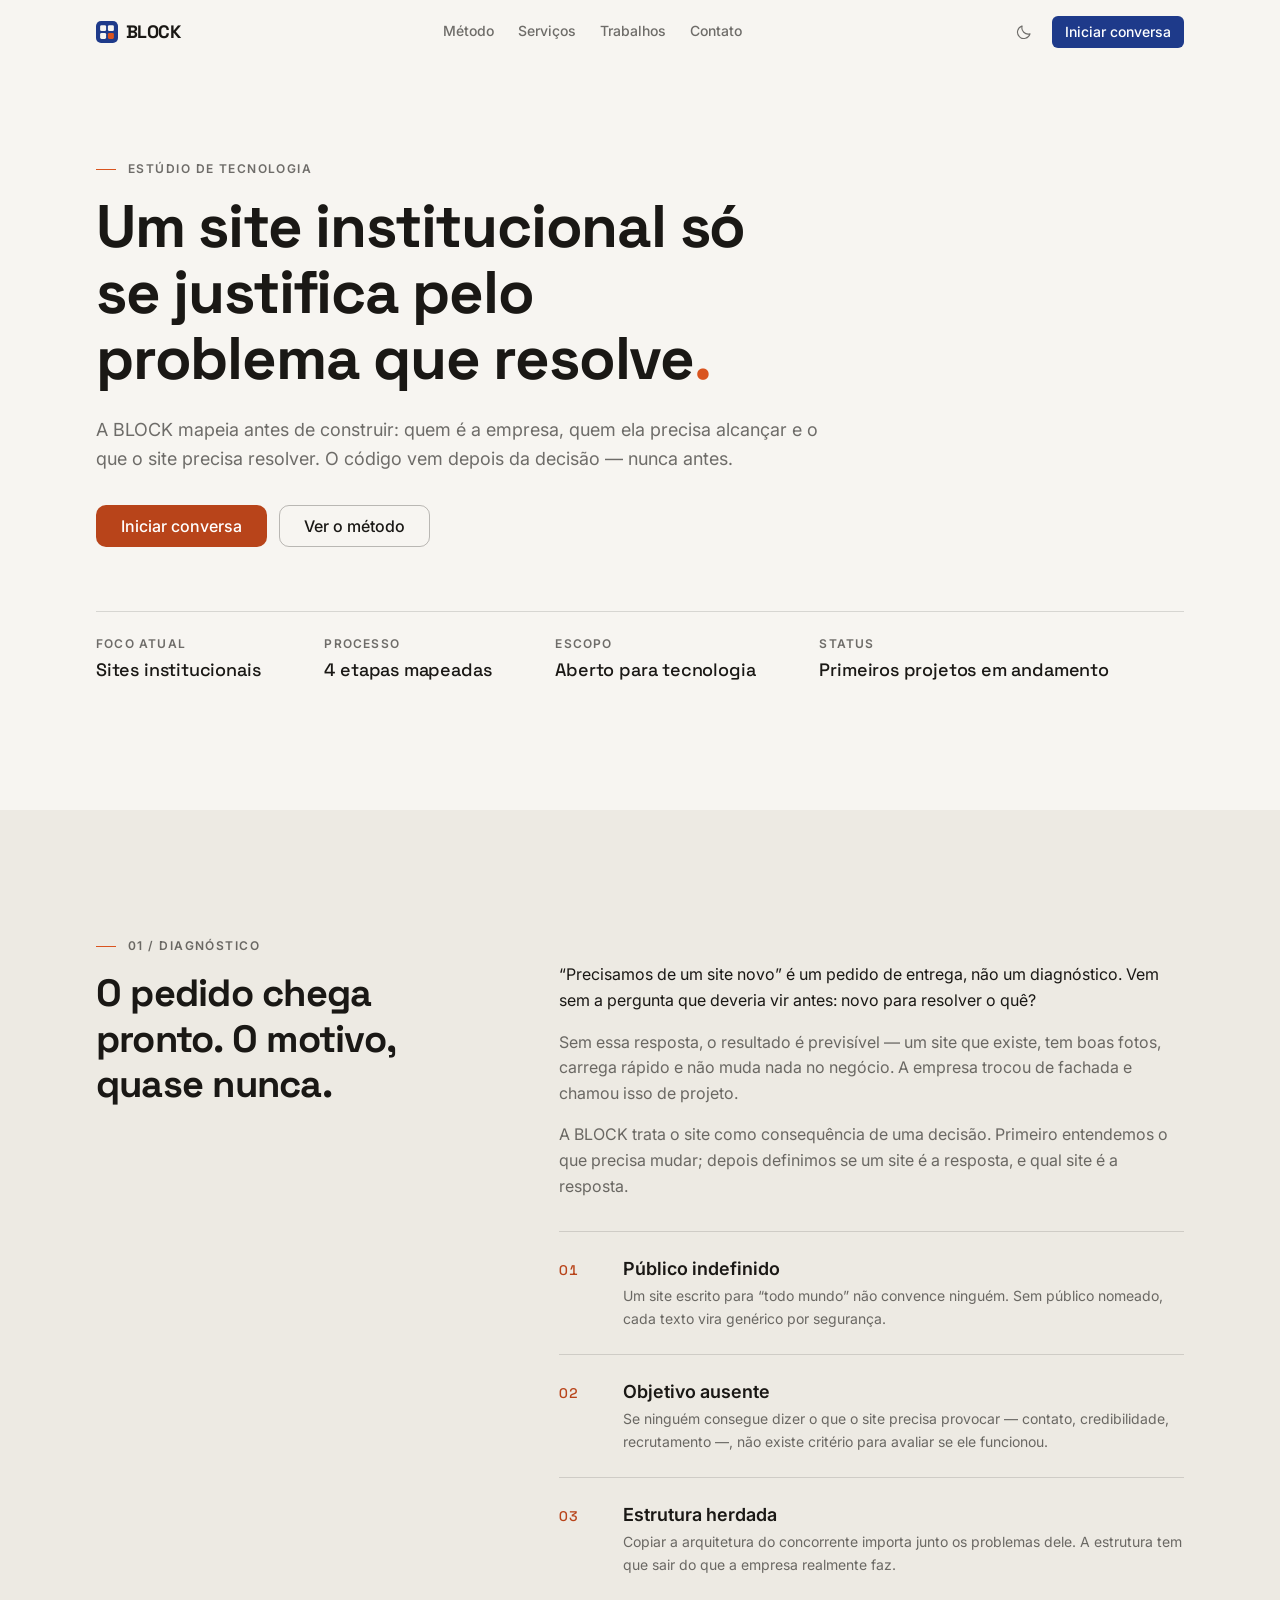
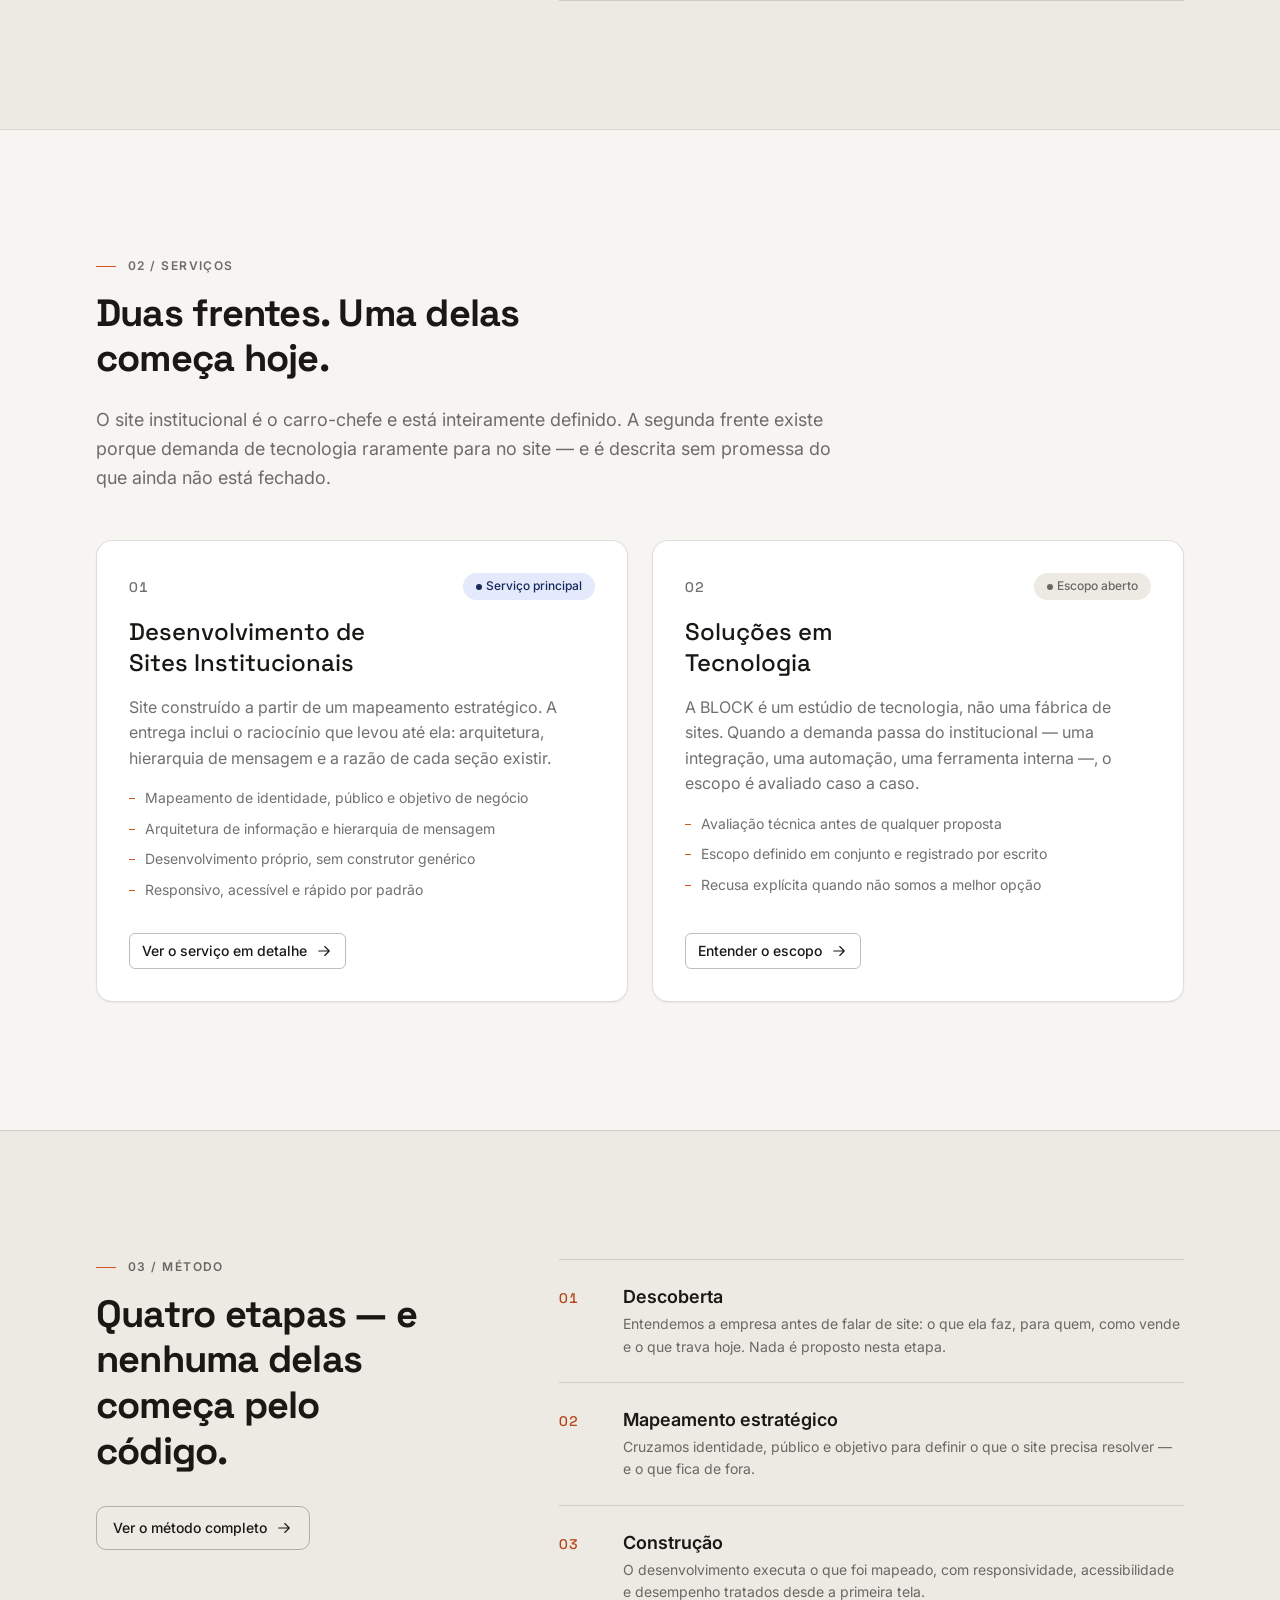
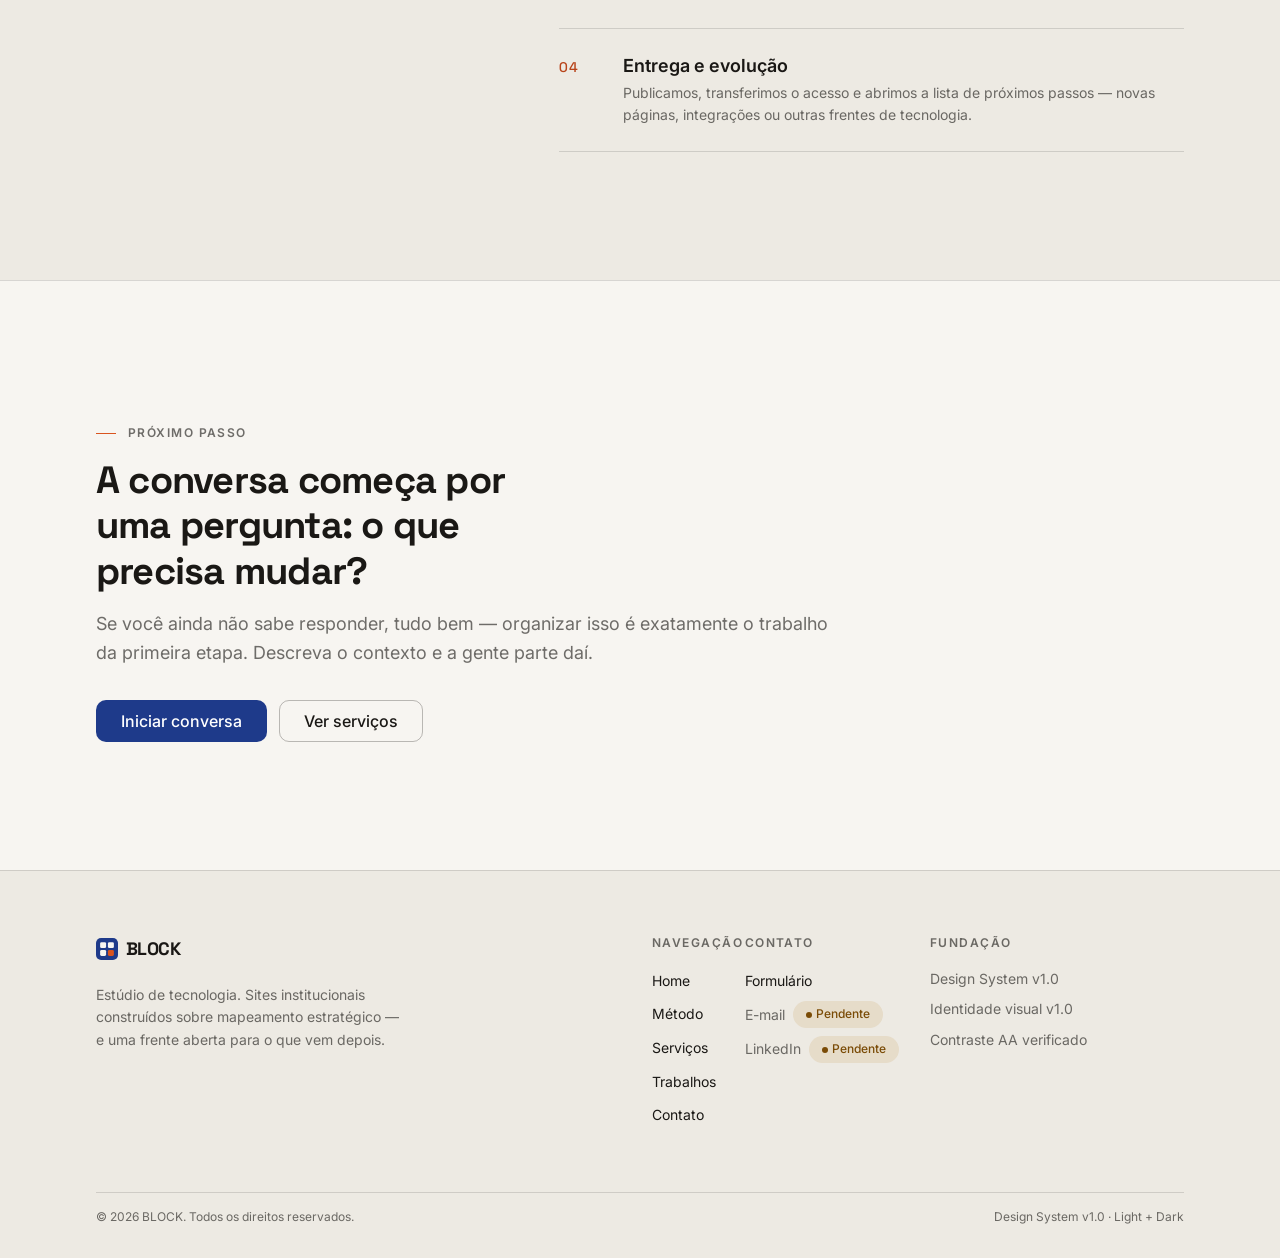
<file: index.html>
<!DOCTYPE html>
<html lang="pt-BR">
<head>
<meta charset="utf-8">
<meta name="viewport" content="width=device-width, initial-scale=1">
<title>BLOCK — Sites institucionais construídos sobre mapeamento estratégico</title>
<meta name="description" content="A BLOCK é um estúdio de tecnologia. Mapeamos a empresa, o público e o objetivo antes de construir o site institucional — o código vem depois da decisão.">
<meta name="theme-color" content="#F7F5F1" media="(prefers-color-scheme: light)">
<meta name="theme-color" content="#141311" media="(prefers-color-scheme: dark)">
<meta property="og:type" content="website">
<meta property="og:site_name" content="BLOCK">
<meta property="og:locale" content="pt_BR">
<meta property="og:title" content="BLOCK — Sites institucionais construídos sobre mapeamento estratégico">
<meta property="og:description" content="A BLOCK é um estúdio de tecnologia. Mapeamos a empresa, o público e o objetivo antes de construir o site institucional — o código vem depois da decisão.">
<link rel="icon" href="assets/img/favicon.svg" type="image/svg+xml">
<link rel="preconnect" href="https://fonts.googleapis.com">
<link rel="preconnect" href="https://fonts.gstatic.com" crossorigin>
<link href="https://fonts.googleapis.com/css2?family=Inter:wght@400;500;600&family=Space+Grotesk:wght@500;700&display=swap" rel="stylesheet">
<link rel="stylesheet" href="assets/css/tokens.css">
<link rel="stylesheet" href="assets/css/system.css">
<link rel="stylesheet" href="assets/css/site.css">
<script>
/* Tema aplicado antes da primeira pintura — evita flash de tema errado. */
(function(){try{var s=localStorage.getItem("block:theme"),m=window.matchMedia&&window.matchMedia("(prefers-color-scheme: dark)").matches;document.documentElement.setAttribute("data-theme",s||(m?"dark":"light"));}catch(e){}document.documentElement.classList.add("has-js");})();
</script>
<script src="assets/js/site.js" defer></script>
</head>
<body>

<a class="skip-link" href="#conteudo">Ir para o conteúdo</a>

<!-- ===================== NAVBAR ===================== -->
<header class="navbar">
  <div class="wrap navbar__inner">
    <a class="wordmark" href="index.html" aria-label="BLOCK — página inicial">
      <svg class="wordmark__mark" viewBox="0 0 48 48" aria-hidden="true" focusable="false">
        <rect class="tile" width="48" height="48" rx="11"/>
        <rect class="unit" x="9" y="9" width="13" height="13" rx="3"/>
        <rect class="unit" x="26" y="9" width="13" height="13" rx="3"/>
        <rect class="unit" x="9" y="26" width="13" height="13" rx="3"/>
        <rect class="unit unit--accent" x="26" y="26" width="13" height="13" rx="3"/>
      </svg>
      BLOCK
    </a>

    <nav class="navbar__links" aria-label="Navegação principal">
      <a href="metodo.html">Método</a>
      <a href="servicos.html">Serviços</a>
      <a href="trabalhos.html">Trabalhos</a>
      <a href="contato.html">Contato</a>
    </nav>

    <div class="navbar__actions">
      <button type="button" class="btn btn--ghost btn--icon theme-toggle" data-theme-toggle aria-label="Ativar modo escuro" aria-pressed="false">
        <svg class="i-moon" viewBox="0 0 24 24" aria-hidden="true" focusable="false"><path d="M20 14.5A8.5 8.5 0 0 1 9.5 4a8.5 8.5 0 1 0 10.5 10.5z"/></svg>
        <svg class="i-sun" viewBox="0 0 24 24" aria-hidden="true" focusable="false"><circle cx="12" cy="12" r="4"/><path d="M12 2v2M12 20v2M4.9 4.9l1.4 1.4M17.7 17.7l1.4 1.4M2 12h2M20 12h2M4.9 19.1l1.4-1.4M17.7 6.3l1.4-1.4"/></svg>
      </button>
      <button type="button" class="btn btn--ghost btn--icon navbar__toggle" data-drawer-open aria-controls="drawer" aria-expanded="false" aria-label="Abrir menu de navegação">
        <svg viewBox="0 0 24 24" aria-hidden="true" focusable="false"><path d="M4 7h16M4 12h16M4 17h16"/></svg>
      </button>
      <a class="btn btn--primary btn--sm navbar__cta" href="contato.html">Iniciar conversa</a>
    </div>
  </div>
</header>

<!-- ===================== DRAWER MOBILE ===================== -->
<div class="drawer" id="drawer" data-open="false" aria-hidden="true">
  <div class="drawer__scrim" data-drawer-close aria-hidden="true"></div>
  <div class="drawer__panel" role="dialog" aria-modal="true" aria-label="Menu de navegação">
    <div class="drawer__head">
      <span class="wordmark" aria-hidden="true">BLOCK</span>
      <button type="button" class="btn btn--ghost btn--icon" data-drawer-close aria-label="Fechar menu de navegação">
        <svg viewBox="0 0 24 24" aria-hidden="true" focusable="false"><path d="M6 6l12 12M18 6L6 18"/></svg>
      </button>
    </div>
    <nav class="drawer__links" aria-label="Navegação principal — versão mobile">
      <a href="index.html" aria-current="page">Home</a>
      <a href="metodo.html">Método</a>
      <a href="servicos.html">Serviços</a>
      <a href="trabalhos.html">Trabalhos</a>
      <a href="contato.html">Contato</a>
    </nav>
    <a class="btn btn--primary btn--block drawer__cta" href="contato.html">Iniciar conversa</a>
  </div>
</div>

<main id="conteudo">

  <!-- ===================== HERO ===================== -->
  <section class="hero">
    <div class="wrap">
      <p class="eyebrow">Estúdio de tecnologia</p>
      <h1 class="t-display hero__title">Um site institucional só se justifica pelo problema que resolve<span class="dot">.</span></h1>
      <p class="t-lead hero__lead">A BLOCK mapeia antes de construir: quem é a empresa, quem ela precisa alcançar e o que o site precisa resolver. O código vem depois da decisão — nunca antes.</p>
      <div class="actions hero__actions">
        <a class="btn btn--accent btn--lg" href="contato.html">Iniciar conversa</a>
        <a class="btn btn--secondary btn--lg" href="metodo.html">Ver o método</a>
      </div>

      <div class="metarow">
        <div>Foco atual<b>Sites institucionais</b></div>
        <div>Processo<b>4 etapas mapeadas</b></div>
        <div>Escopo<b>Aberto para tecnologia</b></div>
        <div>Status<b>Primeiros projetos em andamento</b></div>
      </div>
    </div>
  </section>

  <!-- ===================== DIAGNÓSTICO ===================== -->
  <section class="section section--sunken" aria-labelledby="diagnostico-titulo">
    <div class="wrap split reveal">
      <div class="split__aside">
        <p class="eyebrow">01 / Diagnóstico</p>
        <h2 id="diagnostico-titulo">O pedido chega pronto. O motivo, quase nunca.</h2>
      </div>
      <div class="split__main argument__body">
        <p class="t-body">&ldquo;Precisamos de um site novo&rdquo; é um pedido de entrega, não um diagnóstico. Vem sem a pergunta que deveria vir antes: novo para resolver o quê?</p>
        <p>Sem essa resposta, o resultado é previsível — um site que existe, tem boas fotos, carrega rápido e não muda nada no negócio. A empresa trocou de fachada e chamou isso de projeto.</p>
        <p>A BLOCK trata o site como consequência de uma decisão. Primeiro entendemos o que precisa mudar; depois definimos se um site é a resposta, e qual site é a resposta.</p>

        <ol class="list-numbered mt-xl">
          <li>
            <div>
              <h3>Público indefinido</h3>
              <p>Um site escrito para &ldquo;todo mundo&rdquo; não convence ninguém. Sem público nomeado, cada texto vira genérico por segurança.</p>
            </div>
          </li>
          <li>
            <div>
              <h3>Objetivo ausente</h3>
              <p>Se ninguém consegue dizer o que o site precisa provocar — contato, credibilidade, recrutamento —, não existe critério para avaliar se ele funcionou.</p>
            </div>
          </li>
          <li>
            <div>
              <h3>Estrutura herdada</h3>
              <p>Copiar a arquitetura do concorrente importa junto os problemas dele. A estrutura tem que sair do que a empresa realmente faz.</p>
            </div>
          </li>
        </ol>
      </div>
    </div>
  </section>

  <!-- ===================== SERVIÇOS ===================== -->
  <section class="section" aria-labelledby="servicos-titulo">
    <div class="wrap">
      <div class="reveal">
        <p class="eyebrow">02 / Serviços</p>
        <h2 id="servicos-titulo" class="measure-title">Duas frentes. Uma delas começa hoje.</h2>
        <p class="t-lead mt-lg">O site institucional é o carro-chefe e está inteiramente definido. A segunda frente existe porque demanda de tecnologia raramente para no site — e é descrita sem promessa do que ainda não está fechado.</p>
      </div>

      <div class="svc-grid reveal mt-2xl">
        <article class="card svc-card">
          <div class="svc-card__head">
            <span class="svc-card__index">01</span>
            <span class="badge badge--info">Serviço principal</span>
          </div>
          <h3>Desenvolvimento de Sites Institucionais</h3>
          <p>Site construído a partir de um mapeamento estratégico. A entrega inclui o raciocínio que levou até ela: arquitetura, hierarquia de mensagem e a razão de cada seção existir.</p>
          <ul>
            <li>Mapeamento de identidade, público e objetivo de negócio</li>
            <li>Arquitetura de informação e hierarquia de mensagem</li>
            <li>Desenvolvimento próprio, sem construtor genérico</li>
            <li>Responsivo, acessível e rápido por padrão</li>
          </ul>
          <div class="svc-card__foot">
            <a class="btn btn--secondary btn--sm" href="servicos.html#sites-institucionais">
              Ver o serviço em detalhe
              <svg viewBox="0 0 24 24" aria-hidden="true" focusable="false"><path d="M5 12h14M13 6l6 6-6 6"/></svg>
            </a>
          </div>
        </article>

        <article class="card svc-card">
          <div class="svc-card__head">
            <span class="svc-card__index">02</span>
            <span class="badge badge--neutral">Escopo aberto</span>
          </div>
          <h3>Soluções em Tecnologia</h3>
          <p>A BLOCK é um estúdio de tecnologia, não uma fábrica de sites. Quando a demanda passa do institucional — uma integração, uma automação, uma ferramenta interna —, o escopo é avaliado caso a caso.</p>
          <ul>
            <li>Avaliação técnica antes de qualquer proposta</li>
            <li>Escopo definido em conjunto e registrado por escrito</li>
            <li>Recusa explícita quando não somos a melhor opção</li>
          </ul>
          <div class="svc-card__foot">
            <a class="btn btn--secondary btn--sm" href="servicos.html#solucoes-tecnologia">
              Entender o escopo
              <svg viewBox="0 0 24 24" aria-hidden="true" focusable="false"><path d="M5 12h14M13 6l6 6-6 6"/></svg>
            </a>
          </div>
        </article>
      </div>
    </div>
  </section>

  <!-- ===================== MÉTODO (PRÉVIA) ===================== -->
  <section class="section section--sunken" aria-labelledby="metodo-titulo">
    <div class="wrap split reveal">
      <div class="split__aside">
        <p class="eyebrow">03 / Método</p>
        <h2 id="metodo-titulo">Quatro etapas — e nenhuma delas começa pelo código.</h2>
        <div class="actions mt-xl">
          <a class="btn btn--secondary" href="metodo.html">
            Ver o método completo
            <svg viewBox="0 0 24 24" aria-hidden="true" focusable="false"><path d="M5 12h14M13 6l6 6-6 6"/></svg>
          </a>
        </div>
      </div>
      <div class="split__main">
        <ol class="list-numbered">
          <li>
            <div>
              <h3>Descoberta</h3>
              <p>Entendemos a empresa antes de falar de site: o que ela faz, para quem, como vende e o que trava hoje. Nada é proposto nesta etapa.</p>
            </div>
          </li>
          <li>
            <div>
              <h3>Mapeamento estratégico</h3>
              <p>Cruzamos identidade, público e objetivo para definir o que o site precisa resolver — e o que fica de fora.</p>
            </div>
          </li>
          <li>
            <div>
              <h3>Construção</h3>
              <p>O desenvolvimento executa o que foi mapeado, com responsividade, acessibilidade e desempenho tratados desde a primeira tela.</p>
            </div>
          </li>
          <li>
            <div>
              <h3>Entrega e evolução</h3>
              <p>Publicamos, transferimos o acesso e abrimos a lista de próximos passos — novas páginas, integrações ou outras frentes de tecnologia.</p>
            </div>
          </li>
        </ol>
      </div>
    </div>
  </section>

  <!-- ===================== CTA ===================== -->
  <section class="cta reveal" aria-labelledby="cta-titulo">
    <div class="wrap">
      <p class="eyebrow">Próximo passo</p>
      <h2 id="cta-titulo">A conversa começa por uma pergunta: o que precisa mudar?</h2>
      <p class="t-lead">Se você ainda não sabe responder, tudo bem — organizar isso é exatamente o trabalho da primeira etapa. Descreva o contexto e a gente parte daí.</p>
      <div class="actions">
        <a class="btn btn--primary btn--lg" href="contato.html">Iniciar conversa</a>
        <a class="btn btn--secondary btn--lg" href="servicos.html">Ver serviços</a>
      </div>
    </div>
  </section>

</main>

<!-- ===================== FOOTER ===================== -->
<footer class="footer">
  <div class="wrap">
    <div class="footer__grid">
      <div class="footer__brand">
        <span class="wordmark">
          <svg class="wordmark__mark" viewBox="0 0 48 48" aria-hidden="true" focusable="false">
            <rect class="tile" width="48" height="48" rx="11"/>
            <rect class="unit" x="9" y="9" width="13" height="13" rx="3"/>
            <rect class="unit" x="26" y="9" width="13" height="13" rx="3"/>
            <rect class="unit" x="9" y="26" width="13" height="13" rx="3"/>
            <rect class="unit unit--accent" x="26" y="26" width="13" height="13" rx="3"/>
          </svg>
          BLOCK
        </span>
        <p>Estúdio de tecnologia. Sites institucionais construídos sobre mapeamento estratégico — e uma frente aberta para o que vem depois.</p>
      </div>

      <div class="footer__col">
        <h2>Navegação</h2>
        <ul>
          <li><a href="index.html">Home</a></li>
          <li><a href="metodo.html">Método</a></li>
          <li><a href="servicos.html">Serviços</a></li>
          <li><a href="trabalhos.html">Trabalhos</a></li>
          <li><a href="contato.html">Contato</a></li>
        </ul>
      </div>

      <div class="footer__col">
        <h2>Contato</h2>
        <ul>
          <li><a href="contato.html">Formulário</a></li>
          <li><span class="pending">E-mail <span class="badge badge--warning">Pendente</span></span></li>
          <li><span class="pending">LinkedIn <span class="badge badge--warning">Pendente</span></span></li>
        </ul>
      </div>

      <div class="footer__col">
        <h2>Fundação</h2>
        <ul>
          <li><span class="pending">Design System v1.0</span></li>
          <li><span class="pending">Identidade visual v1.0</span></li>
          <li><span class="pending">Contraste AA verificado</span></li>
        </ul>
      </div>
    </div>

    <div class="footer__bar">
      <span>&copy; <span data-year>2026</span> BLOCK. Todos os direitos reservados.</span>
      <span>Design System v1.0 &middot; Light + Dark</span>
    </div>
  </div>
</footer>

</body>
</html>
</file>
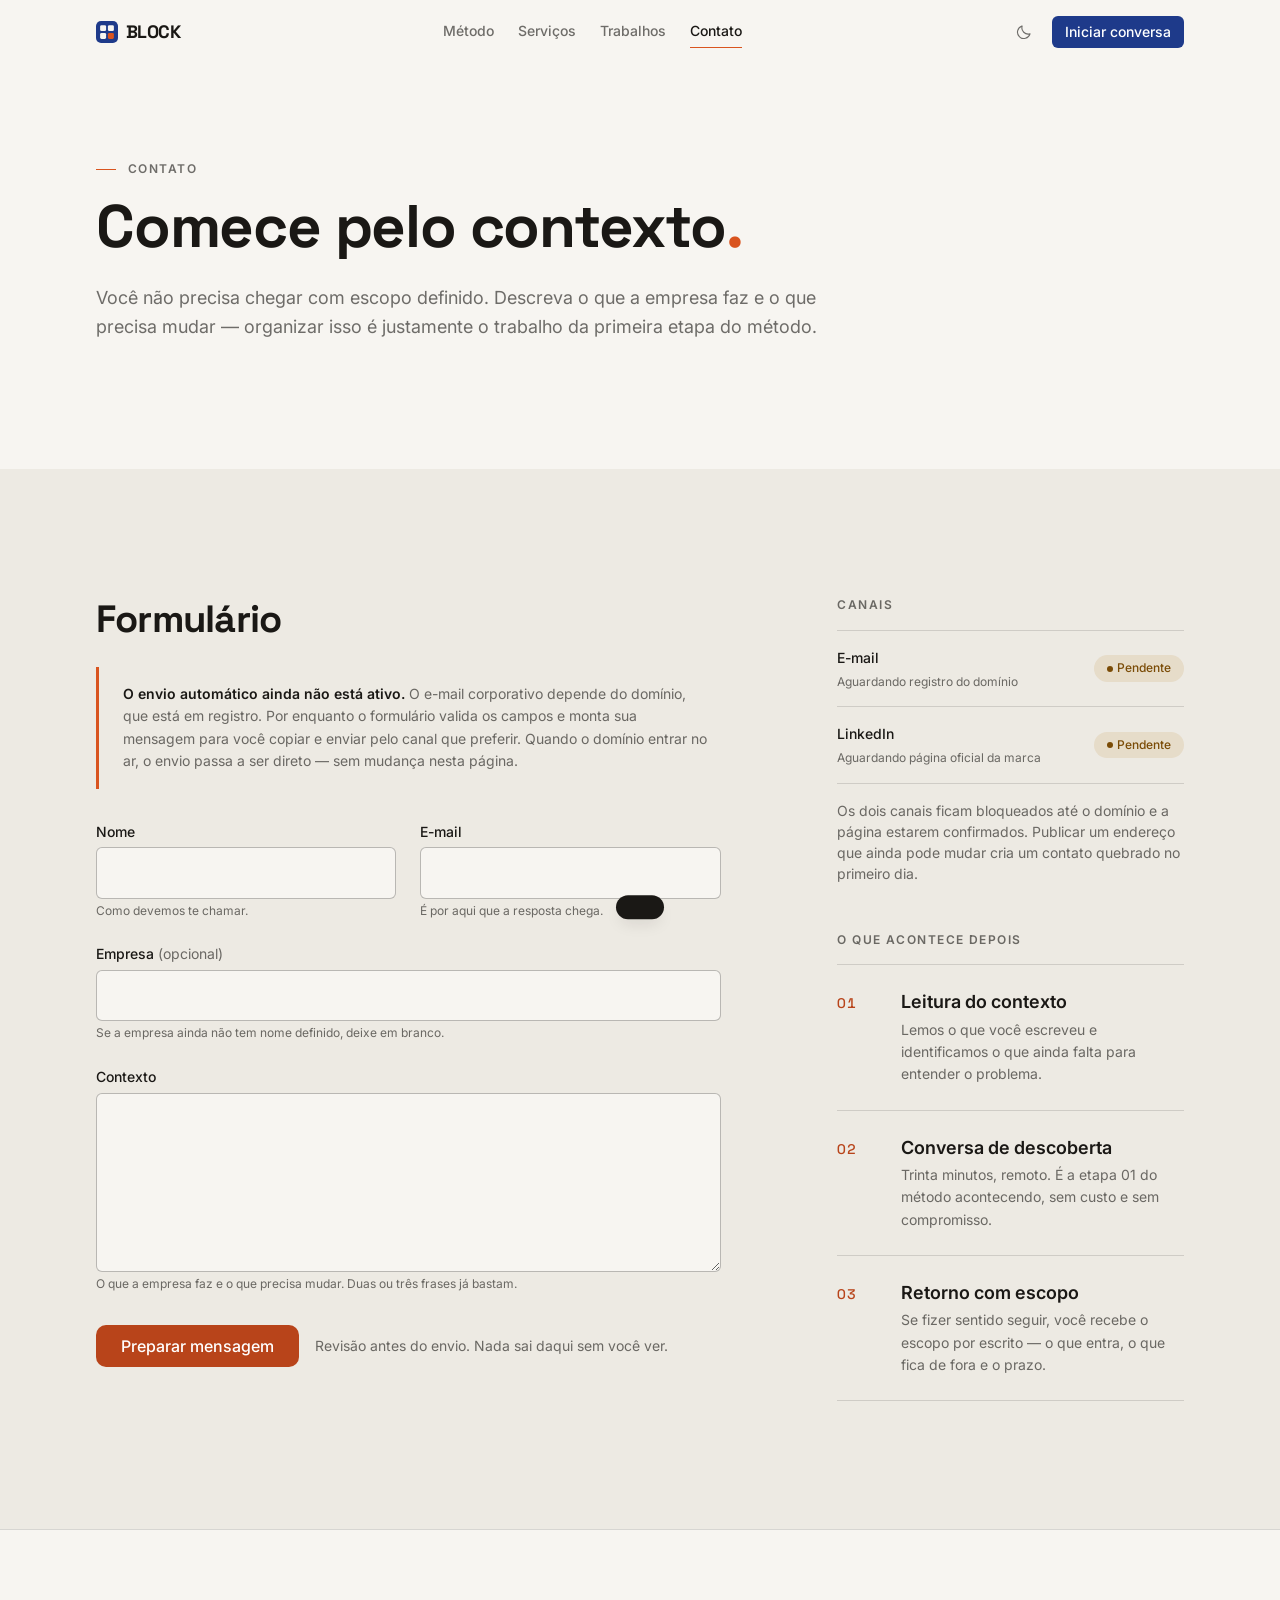
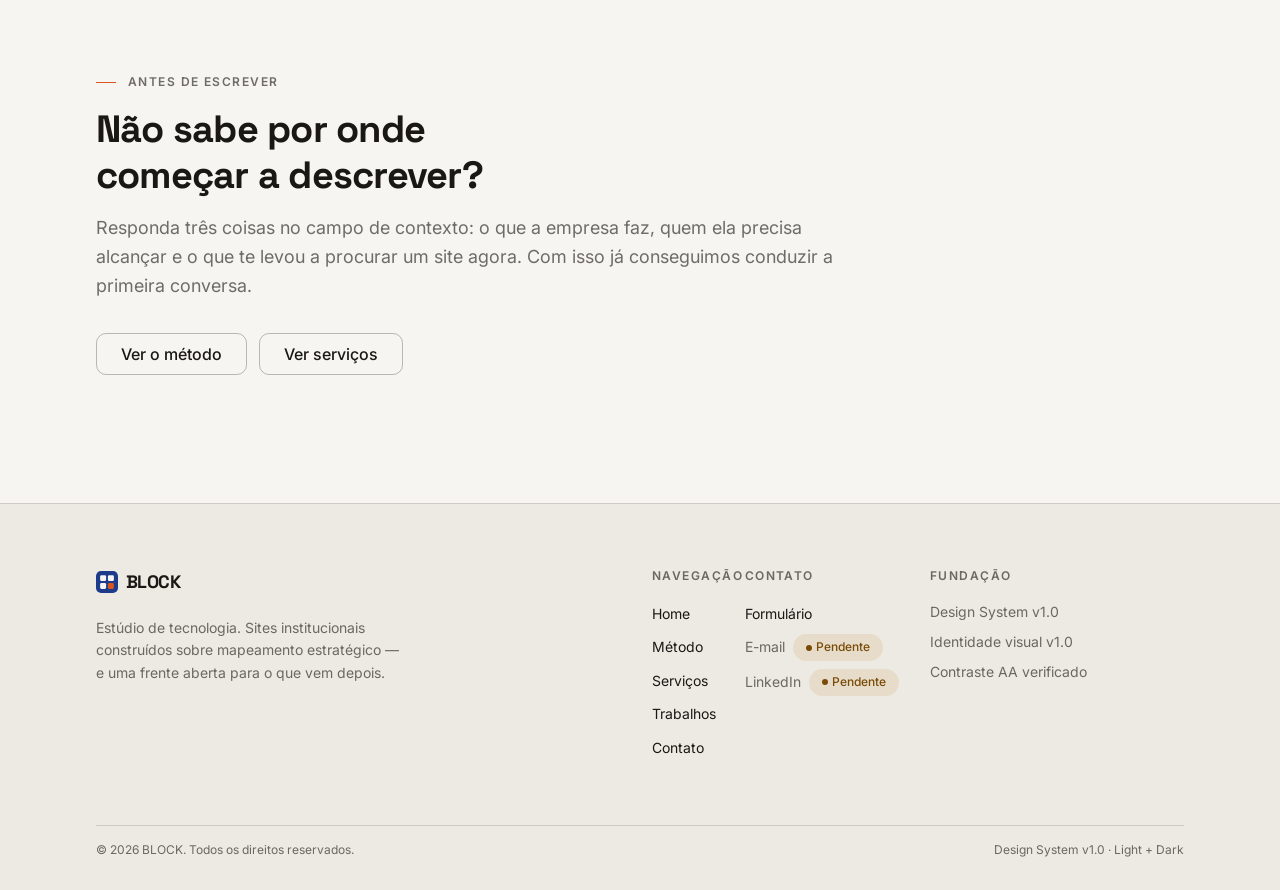
<file: contato.html>
<!DOCTYPE html>
<html lang="pt-BR">
<head>
<meta charset="utf-8">
<meta name="viewport" content="width=device-width, initial-scale=1">
<title>Contato — BLOCK</title>
<meta name="description" content="Descreva o que a empresa faz e o que precisa mudar. A primeira conversa é a etapa de descoberta do método, sem custo e sem compromisso.">
<meta name="theme-color" content="#F7F5F1" media="(prefers-color-scheme: light)">
<meta name="theme-color" content="#141311" media="(prefers-color-scheme: dark)">
<meta property="og:type" content="website">
<meta property="og:site_name" content="BLOCK">
<meta property="og:locale" content="pt_BR">
<meta property="og:title" content="Contato — BLOCK">
<meta property="og:description" content="Descreva o que a empresa faz e o que precisa mudar. A primeira conversa é a etapa de descoberta do método, sem custo e sem compromisso.">
<link rel="icon" href="assets/img/favicon.svg" type="image/svg+xml">
<link rel="preconnect" href="https://fonts.googleapis.com">
<link rel="preconnect" href="https://fonts.gstatic.com" crossorigin>
<link href="https://fonts.googleapis.com/css2?family=Inter:wght@400;500;600&family=Space+Grotesk:wght@500;700&display=swap" rel="stylesheet">
<link rel="stylesheet" href="assets/css/tokens.css">
<link rel="stylesheet" href="assets/css/system.css">
<link rel="stylesheet" href="assets/css/site.css">
<script>
/* Tema aplicado antes da primeira pintura — evita flash de tema errado. */
(function(){try{var s=localStorage.getItem("block:theme"),m=window.matchMedia&&window.matchMedia("(prefers-color-scheme: dark)").matches;document.documentElement.setAttribute("data-theme",s||(m?"dark":"light"));}catch(e){}document.documentElement.classList.add("has-js");})();
</script>
<script src="assets/js/site.js" defer></script>
</head>
<body>

<a class="skip-link" href="#conteudo">Ir para o conteúdo</a>

<!-- ===================== NAVBAR ===================== -->
<header class="navbar">
  <div class="wrap navbar__inner">
    <a class="wordmark" href="index.html" aria-label="BLOCK — página inicial">
      <svg class="wordmark__mark" viewBox="0 0 48 48" aria-hidden="true" focusable="false">
        <rect class="tile" width="48" height="48" rx="11"/>
        <rect class="unit" x="9" y="9" width="13" height="13" rx="3"/>
        <rect class="unit" x="26" y="9" width="13" height="13" rx="3"/>
        <rect class="unit" x="9" y="26" width="13" height="13" rx="3"/>
        <rect class="unit unit--accent" x="26" y="26" width="13" height="13" rx="3"/>
      </svg>
      BLOCK
    </a>

    <nav class="navbar__links" aria-label="Navegação principal">
      <a href="metodo.html">Método</a>
      <a href="servicos.html">Serviços</a>
      <a href="trabalhos.html">Trabalhos</a>
      <a href="contato.html" aria-current="page">Contato</a>
    </nav>

    <div class="navbar__actions">
      <button type="button" class="btn btn--ghost btn--icon theme-toggle" data-theme-toggle aria-label="Ativar modo escuro" aria-pressed="false">
        <svg class="i-moon" viewBox="0 0 24 24" aria-hidden="true" focusable="false"><path d="M20 14.5A8.5 8.5 0 0 1 9.5 4a8.5 8.5 0 1 0 10.5 10.5z"/></svg>
        <svg class="i-sun" viewBox="0 0 24 24" aria-hidden="true" focusable="false"><circle cx="12" cy="12" r="4"/><path d="M12 2v2M12 20v2M4.9 4.9l1.4 1.4M17.7 17.7l1.4 1.4M2 12h2M20 12h2M4.9 19.1l1.4-1.4M17.7 6.3l1.4-1.4"/></svg>
      </button>
      <button type="button" class="btn btn--ghost btn--icon navbar__toggle" data-drawer-open aria-controls="drawer" aria-expanded="false" aria-label="Abrir menu de navegação">
        <svg viewBox="0 0 24 24" aria-hidden="true" focusable="false"><path d="M4 7h16M4 12h16M4 17h16"/></svg>
      </button>
      <a class="btn btn--primary btn--sm navbar__cta" href="contato.html">Iniciar conversa</a>
    </div>
  </div>
</header>

<!-- ===================== DRAWER MOBILE ===================== -->
<div class="drawer" id="drawer" data-open="false" aria-hidden="true">
  <div class="drawer__scrim" data-drawer-close aria-hidden="true"></div>
  <div class="drawer__panel" role="dialog" aria-modal="true" aria-label="Menu de navegação">
    <div class="drawer__head">
      <span class="wordmark" aria-hidden="true">BLOCK</span>
      <button type="button" class="btn btn--ghost btn--icon" data-drawer-close aria-label="Fechar menu de navegação">
        <svg viewBox="0 0 24 24" aria-hidden="true" focusable="false"><path d="M6 6l12 12M18 6L6 18"/></svg>
      </button>
    </div>
    <nav class="drawer__links" aria-label="Navegação principal — versão mobile">
      <a href="index.html">Home</a>
      <a href="metodo.html">Método</a>
      <a href="servicos.html">Serviços</a>
      <a href="trabalhos.html">Trabalhos</a>
      <a href="contato.html" aria-current="page">Contato</a>
    </nav>
    <a class="btn btn--primary btn--block drawer__cta" href="contato.html">Iniciar conversa</a>
  </div>
</div>

<main id="conteudo">

  <!-- ===================== HERO ===================== -->
  <section class="hero">
    <div class="wrap">
      <p class="eyebrow">Contato</p>
      <h1 class="t-display hero__title">Comece pelo contexto<span class="dot">.</span></h1>
      <p class="t-lead hero__lead">Você não precisa chegar com escopo definido. Descreva o que a empresa faz e o que precisa mudar — organizar isso é justamente o trabalho da primeira etapa do método.</p>
    </div>
  </section>

  <!-- ===================== FORMULÁRIO + CANAIS ===================== -->
  <section class="section section--sunken" aria-labelledby="formulario-titulo">
    <div class="wrap contact">

      <div class="contact__main reveal">
        <h2 id="formulario-titulo">Formulário</h2>

        <div class="callout mt-lg">
          <strong>O envio automático ainda não está ativo.</strong> O e-mail corporativo depende do domínio, que está em registro. Por enquanto o formulário valida os campos e monta sua mensagem para você copiar e enviar pelo canal que preferir. Quando o domínio entrar no ar, o envio passa a ser direto — sem mudança nesta página.
        </div>

        <form class="form mt-xl" id="contato-form" novalidate>
          <div class="form__row">
            <div class="field">
              <label for="nome">Nome</label>
              <input type="text" id="nome" name="nome" autocomplete="name" data-validate aria-describedby="nome-help">
              <span class="help" id="nome-help">Como devemos te chamar.</span>
            </div>

            <div class="field">
              <label for="email">E-mail</label>
              <input type="email" id="email" name="email" autocomplete="email" data-validate aria-describedby="email-help">
              <span class="help" id="email-help">É por aqui que a resposta chega.</span>
            </div>
          </div>

          <div class="field">
            <label for="empresa">Empresa <span class="optional">(opcional)</span></label>
            <input type="text" id="empresa" name="empresa" autocomplete="organization" aria-describedby="empresa-help">
            <span class="help" id="empresa-help">Se a empresa ainda não tem nome definido, deixe em branco.</span>
          </div>

          <div class="field">
            <label for="contexto">Contexto</label>
            <textarea id="contexto" name="contexto" rows="6" data-validate aria-describedby="contexto-help"></textarea>
            <span class="help" id="contexto-help">O que a empresa faz e o que precisa mudar. Duas ou três frases já bastam.</span>
          </div>

          <p class="form__status" id="form-status" role="alert"></p>

          <div class="form__foot">
            <button type="submit" class="btn btn--accent btn--lg">Preparar mensagem</button>
            <span class="t-sm">Revisão antes do envio. Nada sai daqui sem você ver.</span>
          </div>
        </form>
      </div>

      <aside class="contact__aside reveal" aria-labelledby="canais-titulo">
        <h2 id="canais-titulo" class="t-caption">Canais</h2>
        <dl class="channels mt-md">
          <div class="channel">
            <dt>E-mail</dt>
            <dd>Aguardando registro do domínio</dd>
            <span class="badge badge--warning">Pendente</span>
          </div>
          <div class="channel">
            <dt>LinkedIn</dt>
            <dd>Aguardando página oficial da marca</dd>
            <span class="badge badge--warning">Pendente</span>
          </div>
        </dl>

        <p class="t-sm mt-md">Os dois canais ficam bloqueados até o domínio e a página estarem confirmados. Publicar um endereço que ainda pode mudar cria um contato quebrado no primeiro dia.</p>

        <h2 class="t-caption mt-2xl">O que acontece depois</h2>
        <ol class="list-numbered mt-md">
          <li>
            <div>
              <h3>Leitura do contexto</h3>
              <p>Lemos o que você escreveu e identificamos o que ainda falta para entender o problema.</p>
            </div>
          </li>
          <li>
            <div>
              <h3>Conversa de descoberta</h3>
              <p>Trinta minutos, remoto. É a etapa 01 do método acontecendo, sem custo e sem compromisso.</p>
            </div>
          </li>
          <li>
            <div>
              <h3>Retorno com escopo</h3>
              <p>Se fizer sentido seguir, você recebe o escopo por escrito — o que entra, o que fica de fora e o prazo.</p>
            </div>
          </li>
        </ol>
      </aside>

    </div>
  </section>

  <!-- ===================== CTA ===================== -->
  <section class="cta reveal" aria-labelledby="cta-titulo">
    <div class="wrap">
      <p class="eyebrow">Antes de escrever</p>
      <h2 id="cta-titulo">Não sabe por onde começar a descrever?</h2>
      <p class="t-lead">Responda três coisas no campo de contexto: o que a empresa faz, quem ela precisa alcançar e o que te levou a procurar um site agora. Com isso já conseguimos conduzir a primeira conversa.</p>
      <div class="actions">
        <a class="btn btn--secondary btn--lg" href="metodo.html">Ver o método</a>
        <a class="btn btn--secondary btn--lg" href="servicos.html">Ver serviços</a>
      </div>
    </div>
  </section>

</main>

<!-- ===================== MODAL — MENSAGEM PREPARADA ===================== -->
<div class="modal" id="modal-envio" data-open="false" aria-hidden="true">
  <div class="modal__scrim" aria-hidden="true"></div>
  <div class="modal__dialog" role="dialog" aria-modal="true" aria-labelledby="modal-envio-titulo" aria-describedby="modal-envio-desc">
    <div class="modal__head">
      <h2 id="modal-envio-titulo">Mensagem pronta para envio</h2>
      <button type="button" class="btn btn--ghost btn--icon" data-modal-close aria-label="Fechar janela">
        <svg viewBox="0 0 24 24" aria-hidden="true" focusable="false"><path d="M6 6l12 12M18 6L6 18"/></svg>
      </button>
    </div>
    <div class="modal__body">
      <p id="modal-envio-desc">Os campos estão válidos, mas o canal de envio automático ainda não está ativo — o e-mail corporativo depende do domínio em registro. Copie o texto abaixo e envie pelo canal que você já usa; assim que o domínio entrar no ar, este formulário passa a enviar direto.</p>
      <p class="t-caption" id="preview-label">Sua mensagem</p>
      <pre class="preformatted" id="mensagem-preview" tabindex="0" role="group" aria-labelledby="preview-label"></pre>
    </div>
    <div class="modal__foot">
      <button type="button" class="btn btn--ghost" data-modal-close>Fechar</button>
      <button type="button" class="btn btn--primary" id="copiar-mensagem">Copiar mensagem</button>
    </div>
  </div>
</div>

<div class="toast" id="toast" role="status" aria-live="polite"></div>

<!-- ===================== FOOTER ===================== -->
<footer class="footer">
  <div class="wrap">
    <div class="footer__grid">
      <div class="footer__brand">
        <span class="wordmark">
          <svg class="wordmark__mark" viewBox="0 0 48 48" aria-hidden="true" focusable="false">
            <rect class="tile" width="48" height="48" rx="11"/>
            <rect class="unit" x="9" y="9" width="13" height="13" rx="3"/>
            <rect class="unit" x="26" y="9" width="13" height="13" rx="3"/>
            <rect class="unit" x="9" y="26" width="13" height="13" rx="3"/>
            <rect class="unit unit--accent" x="26" y="26" width="13" height="13" rx="3"/>
          </svg>
          BLOCK
        </span>
        <p>Estúdio de tecnologia. Sites institucionais construídos sobre mapeamento estratégico — e uma frente aberta para o que vem depois.</p>
      </div>

      <div class="footer__col">
        <h2>Navegação</h2>
        <ul>
          <li><a href="index.html">Home</a></li>
          <li><a href="metodo.html">Método</a></li>
          <li><a href="servicos.html">Serviços</a></li>
          <li><a href="trabalhos.html">Trabalhos</a></li>
          <li><a href="contato.html">Contato</a></li>
        </ul>
      </div>

      <div class="footer__col">
        <h2>Contato</h2>
        <ul>
          <li><a href="contato.html">Formulário</a></li>
          <li><span class="pending">E-mail <span class="badge badge--warning">Pendente</span></span></li>
          <li><span class="pending">LinkedIn <span class="badge badge--warning">Pendente</span></span></li>
        </ul>
      </div>

      <div class="footer__col">
        <h2>Fundação</h2>
        <ul>
          <li><span class="pending">Design System v1.0</span></li>
          <li><span class="pending">Identidade visual v1.0</span></li>
          <li><span class="pending">Contraste AA verificado</span></li>
        </ul>
      </div>
    </div>

    <div class="footer__bar">
      <span>&copy; <span data-year>2026</span> BLOCK. Todos os direitos reservados.</span>
      <span>Design System v1.0 &middot; Light + Dark</span>
    </div>
  </div>
</footer>

</body>
</html>
</file>
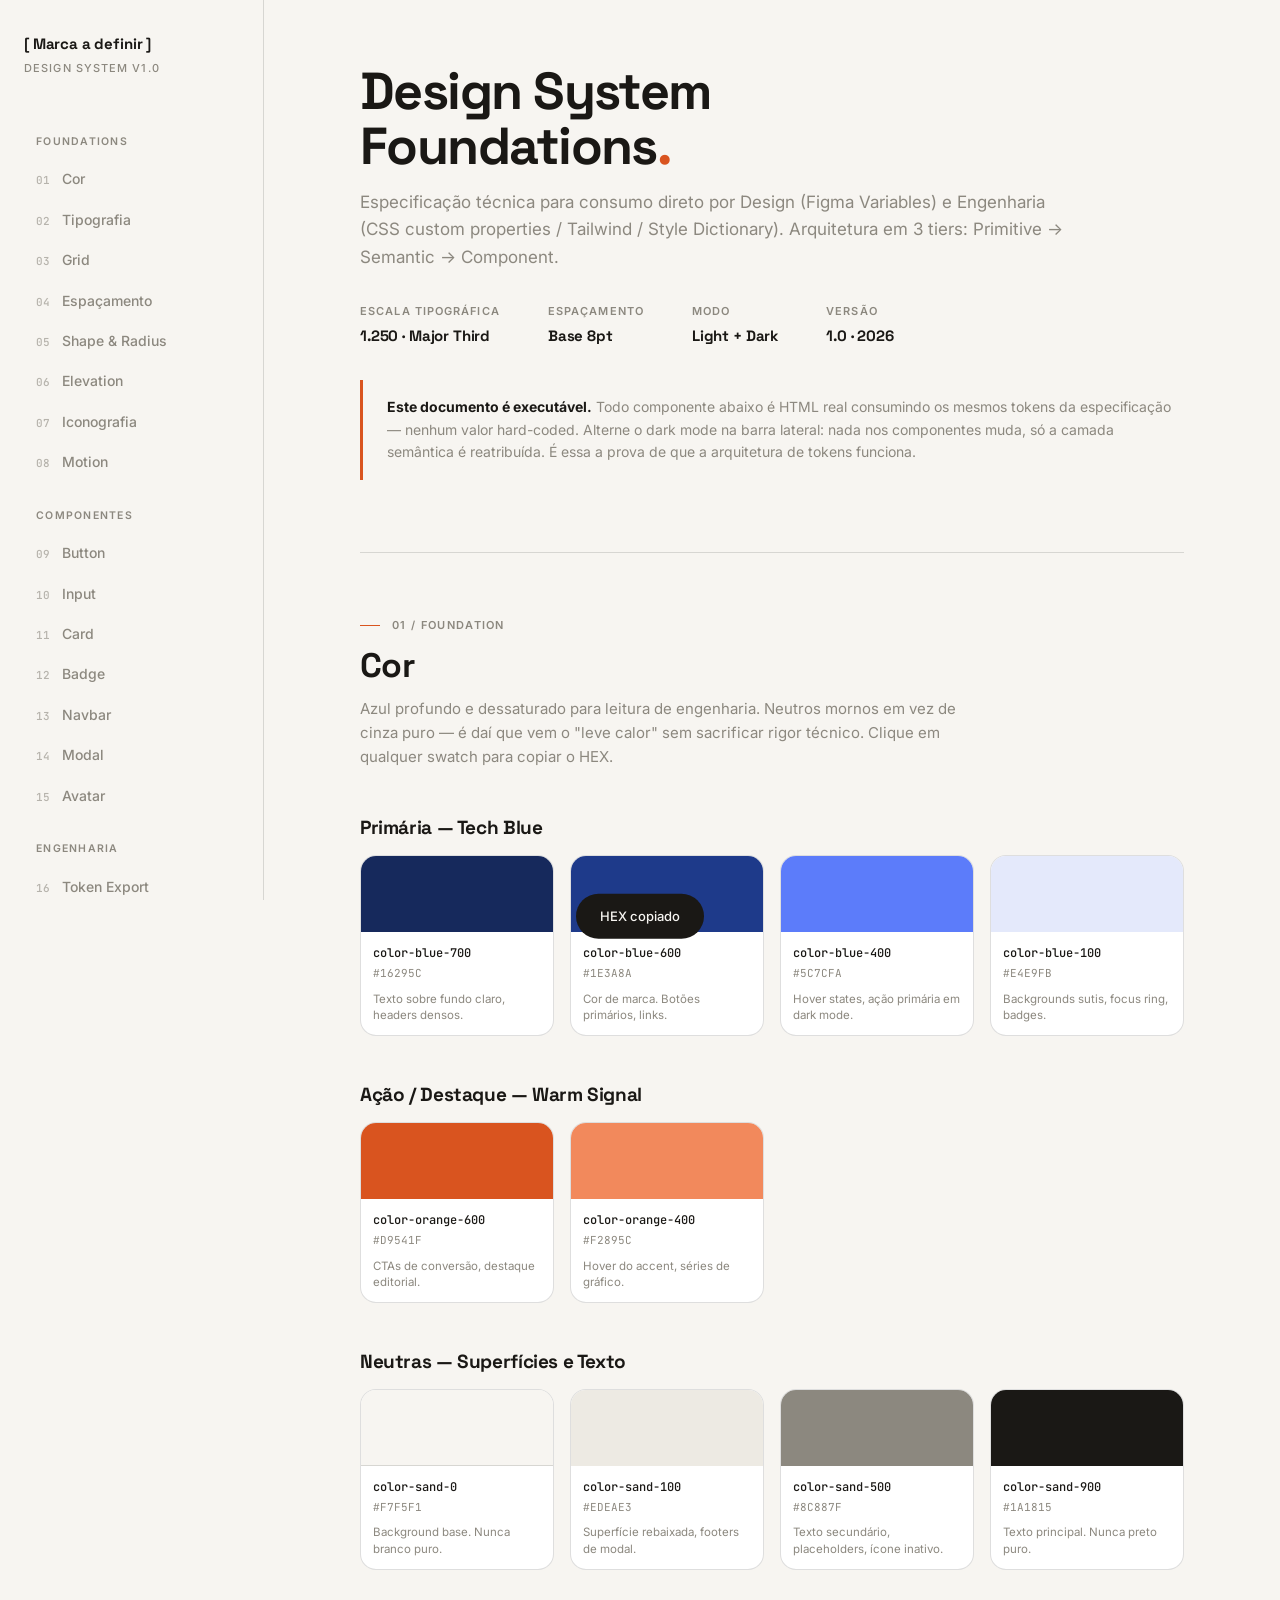
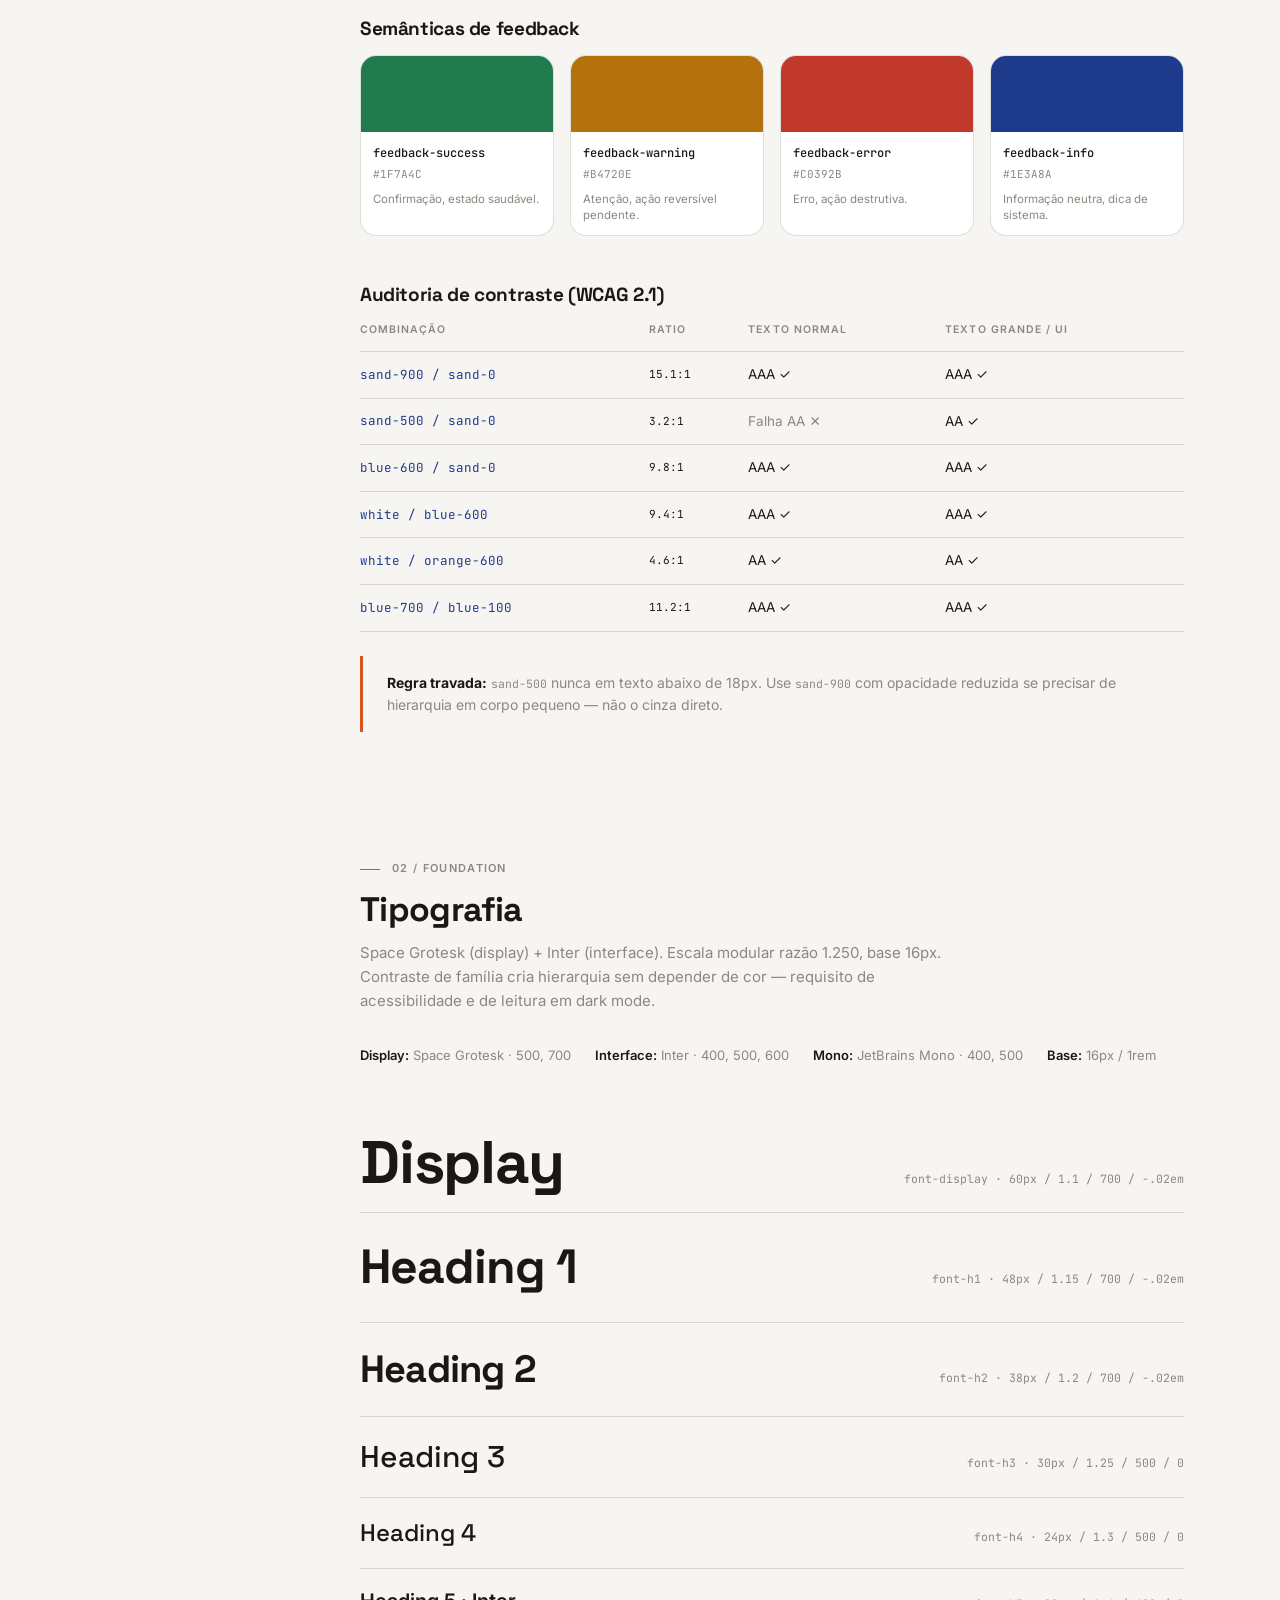
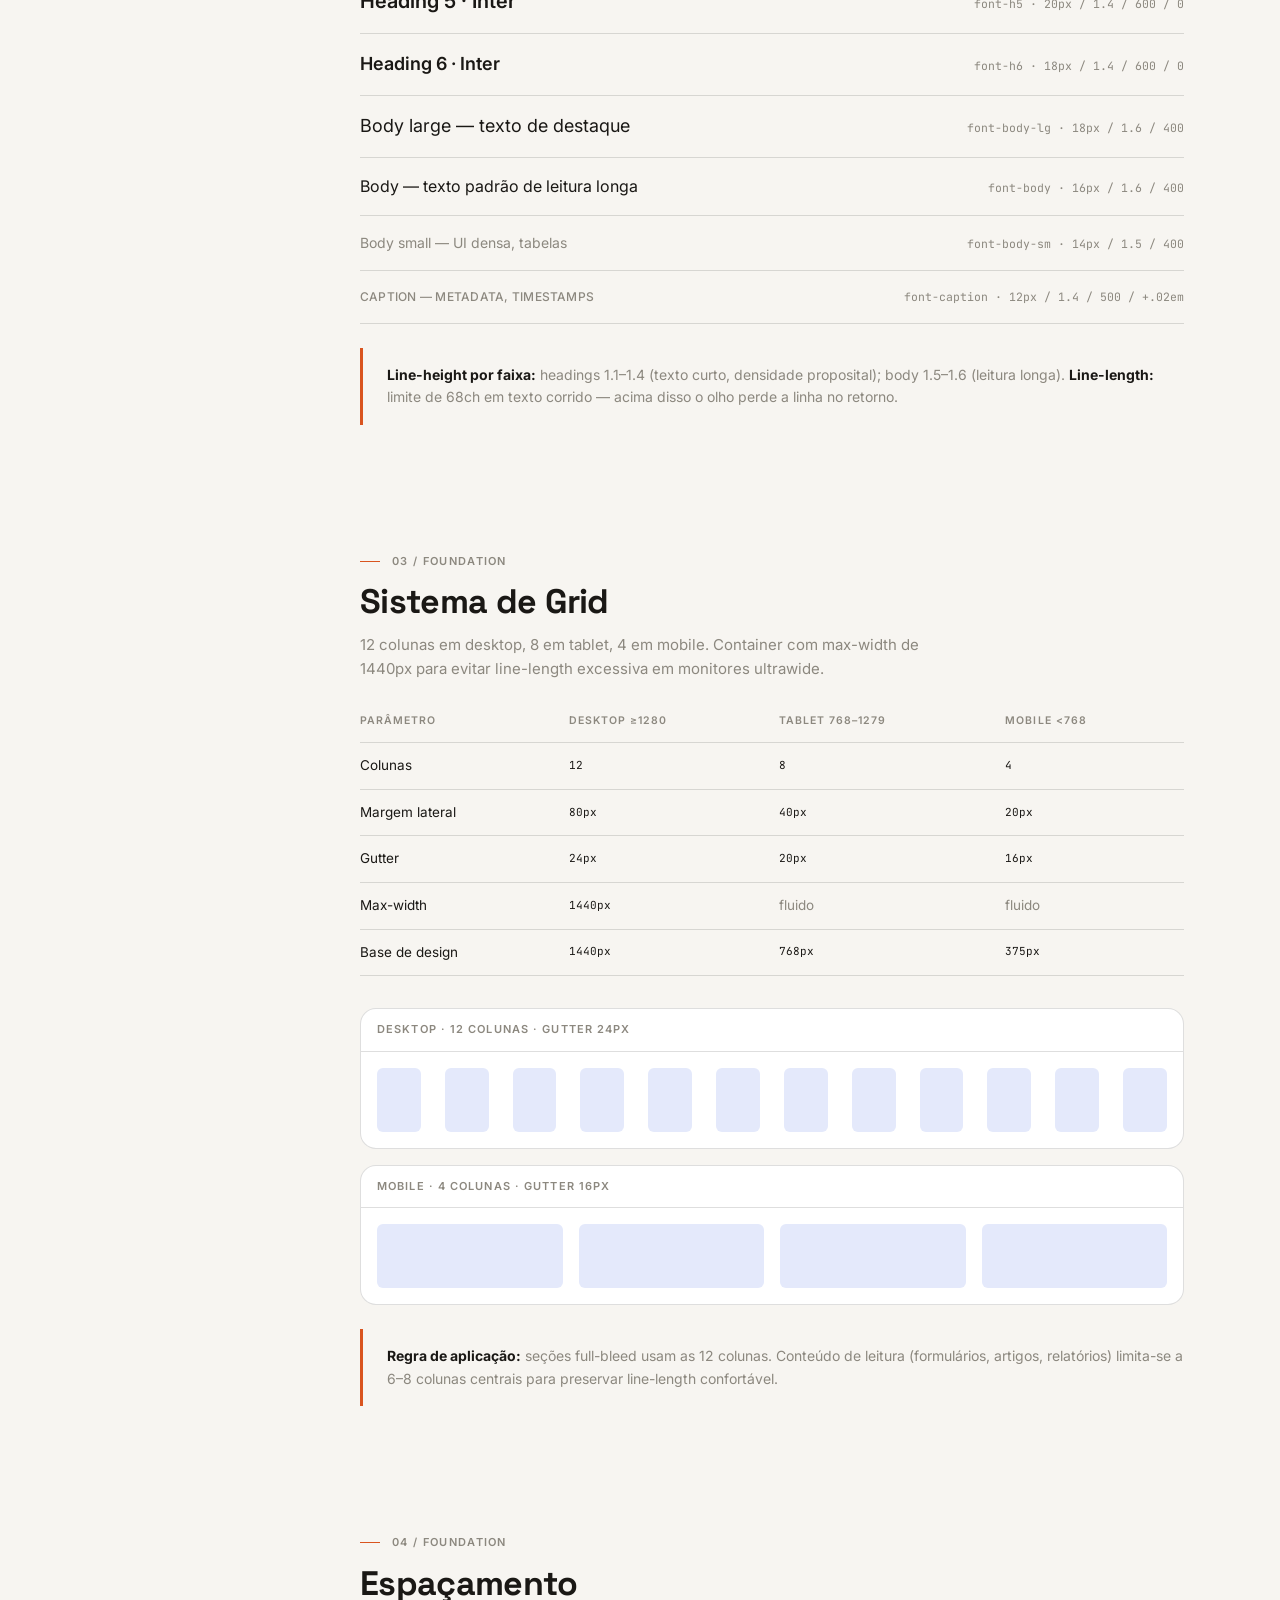
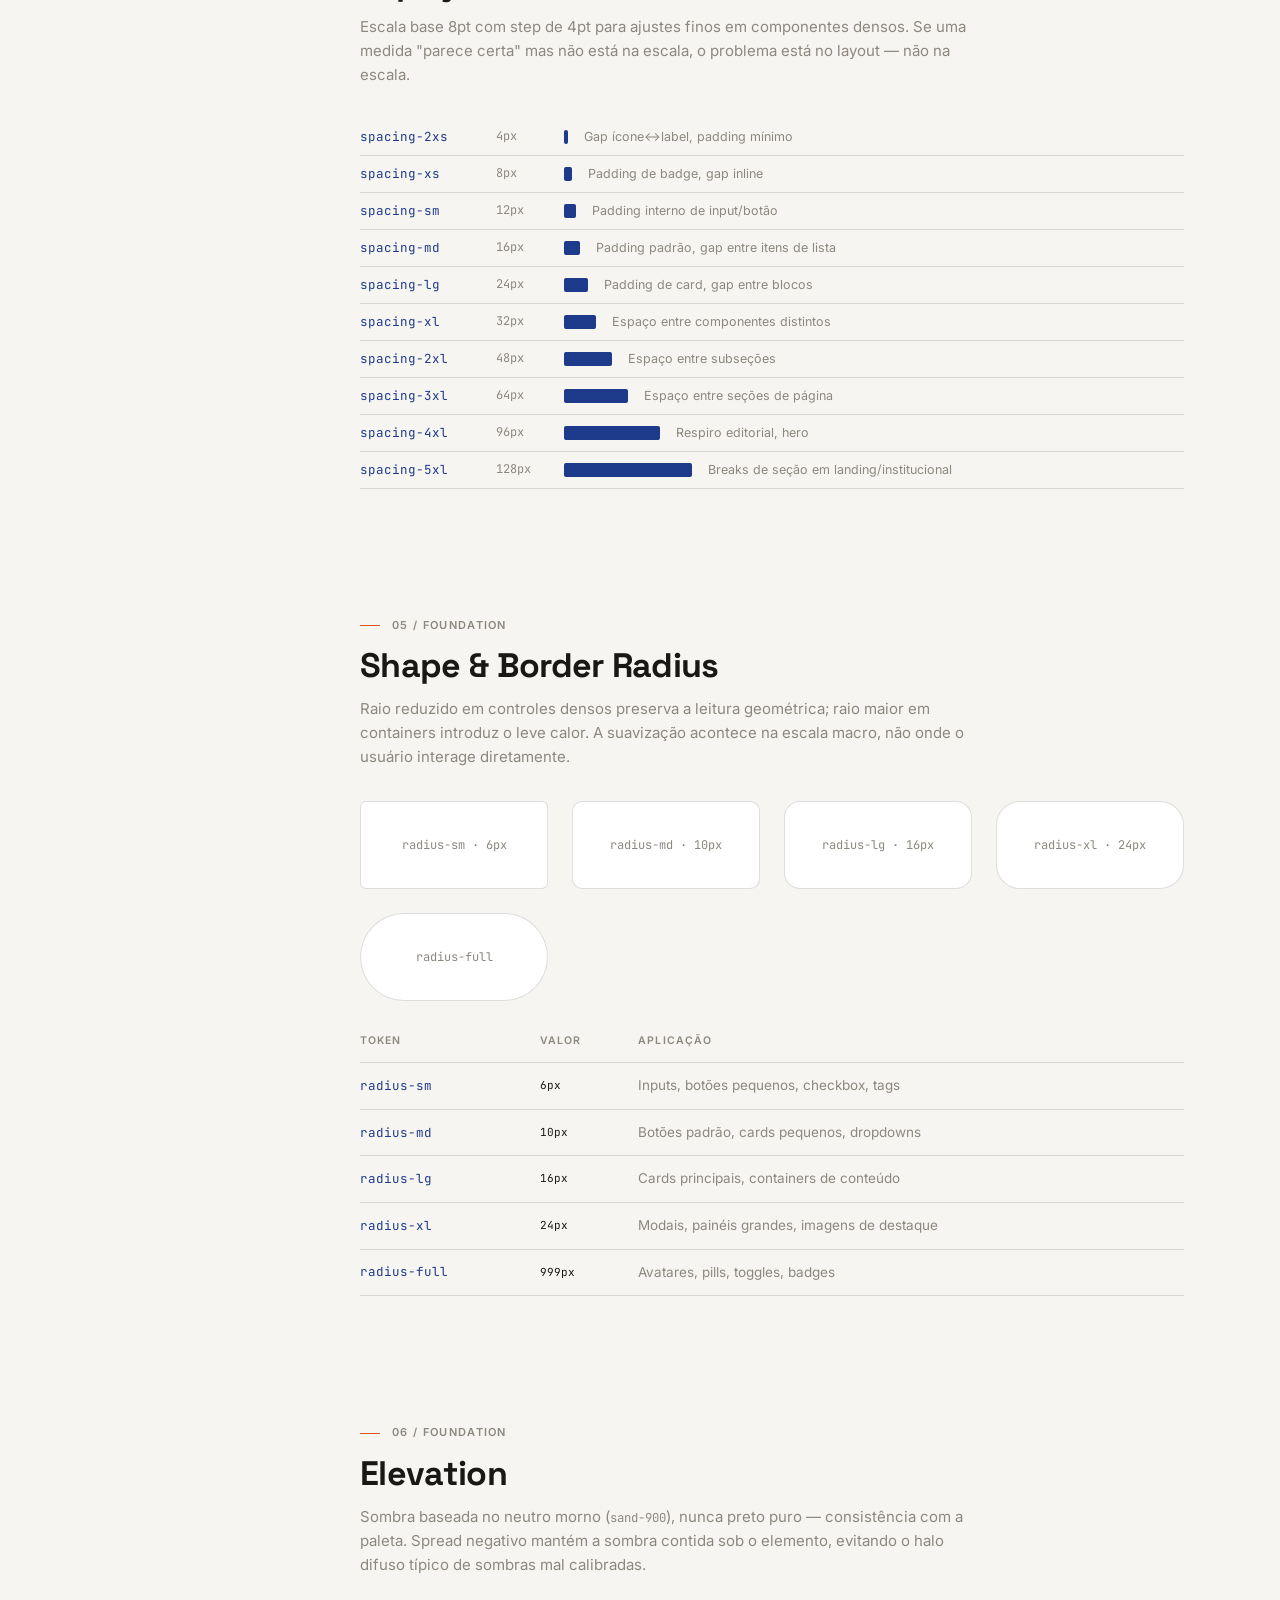
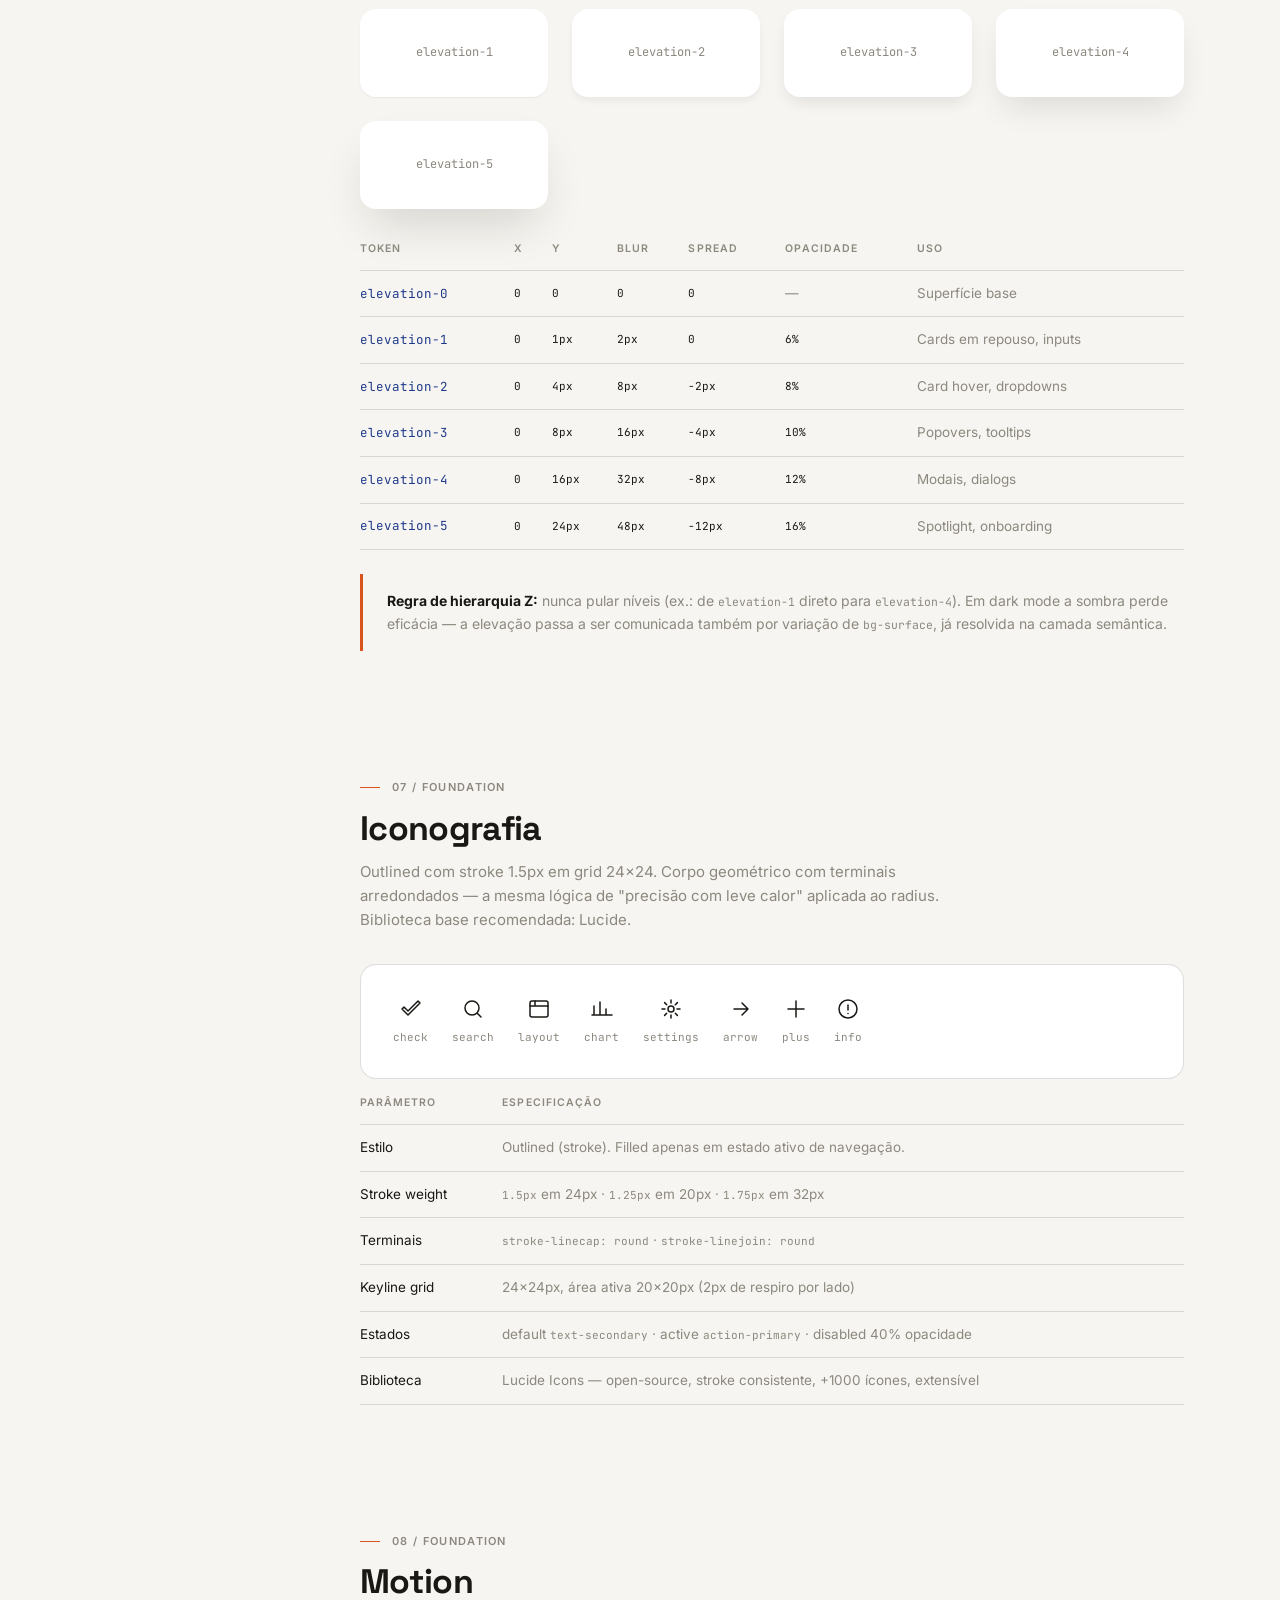
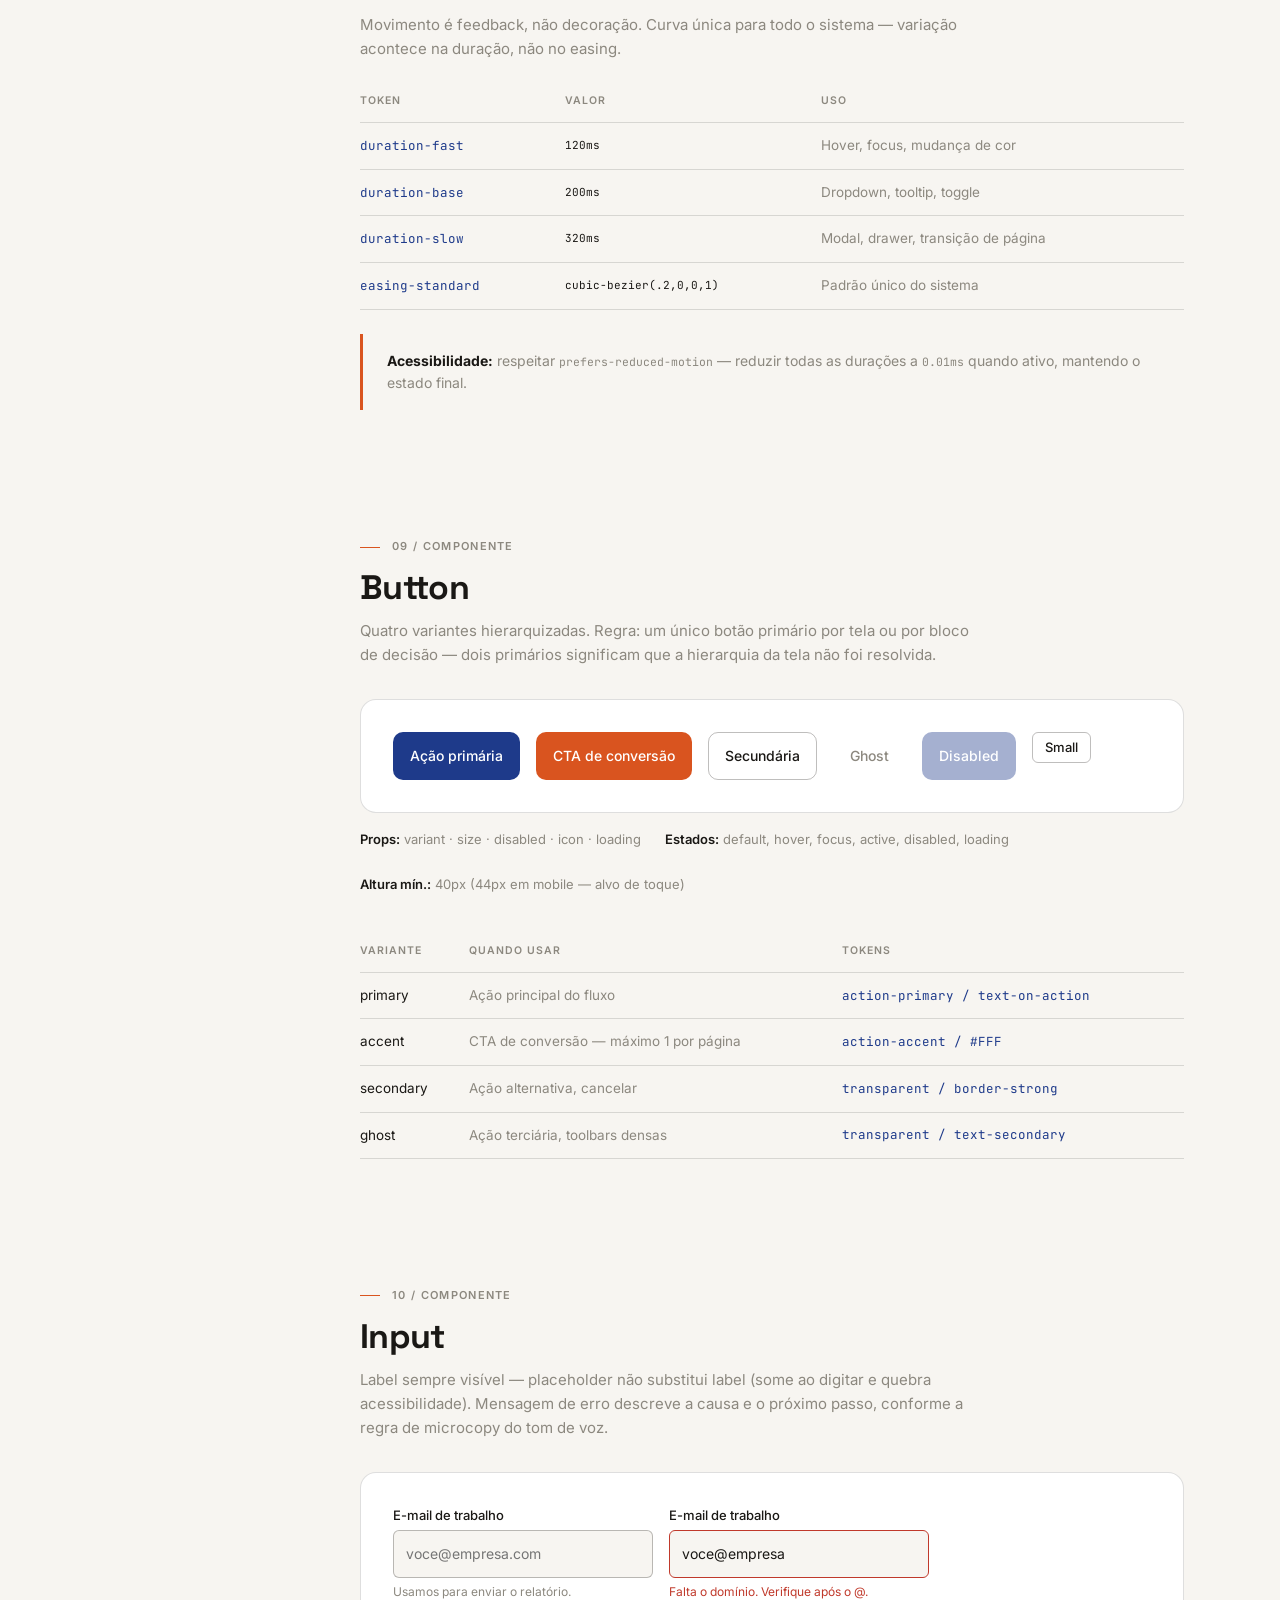
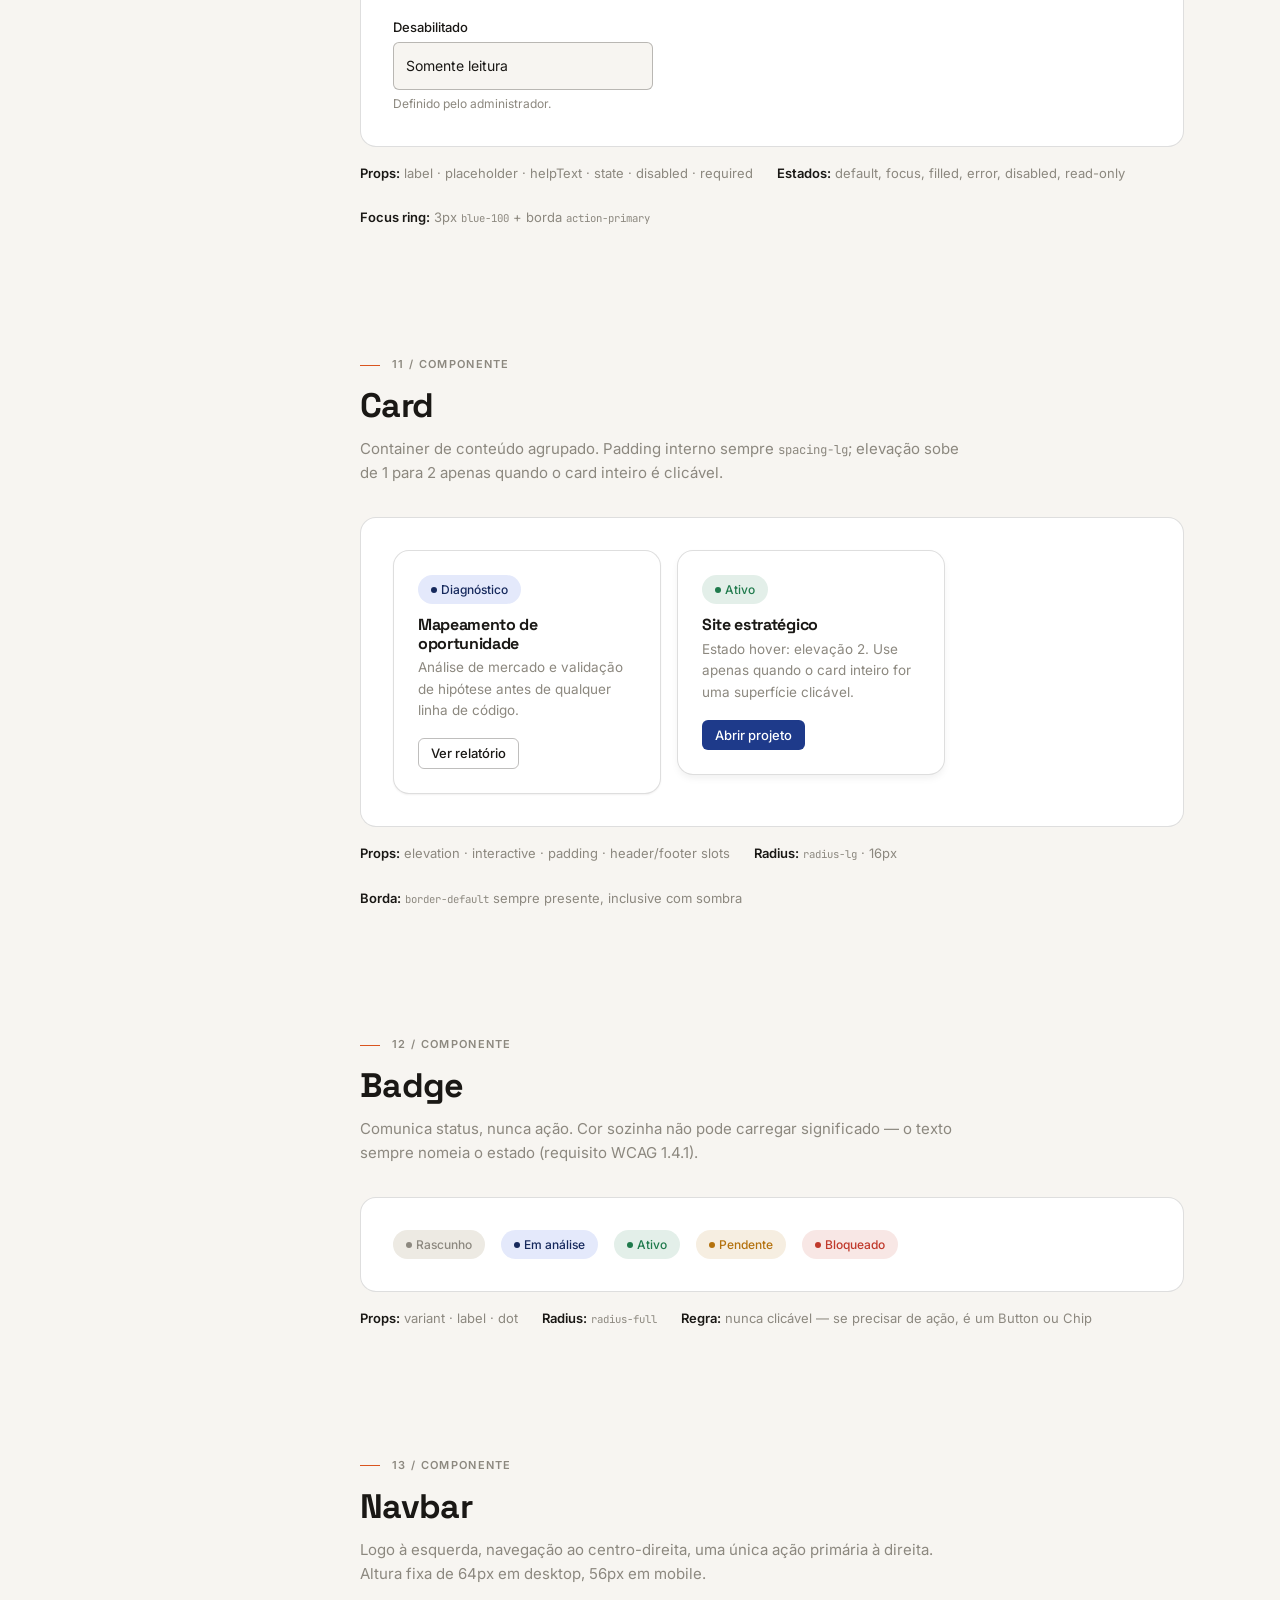
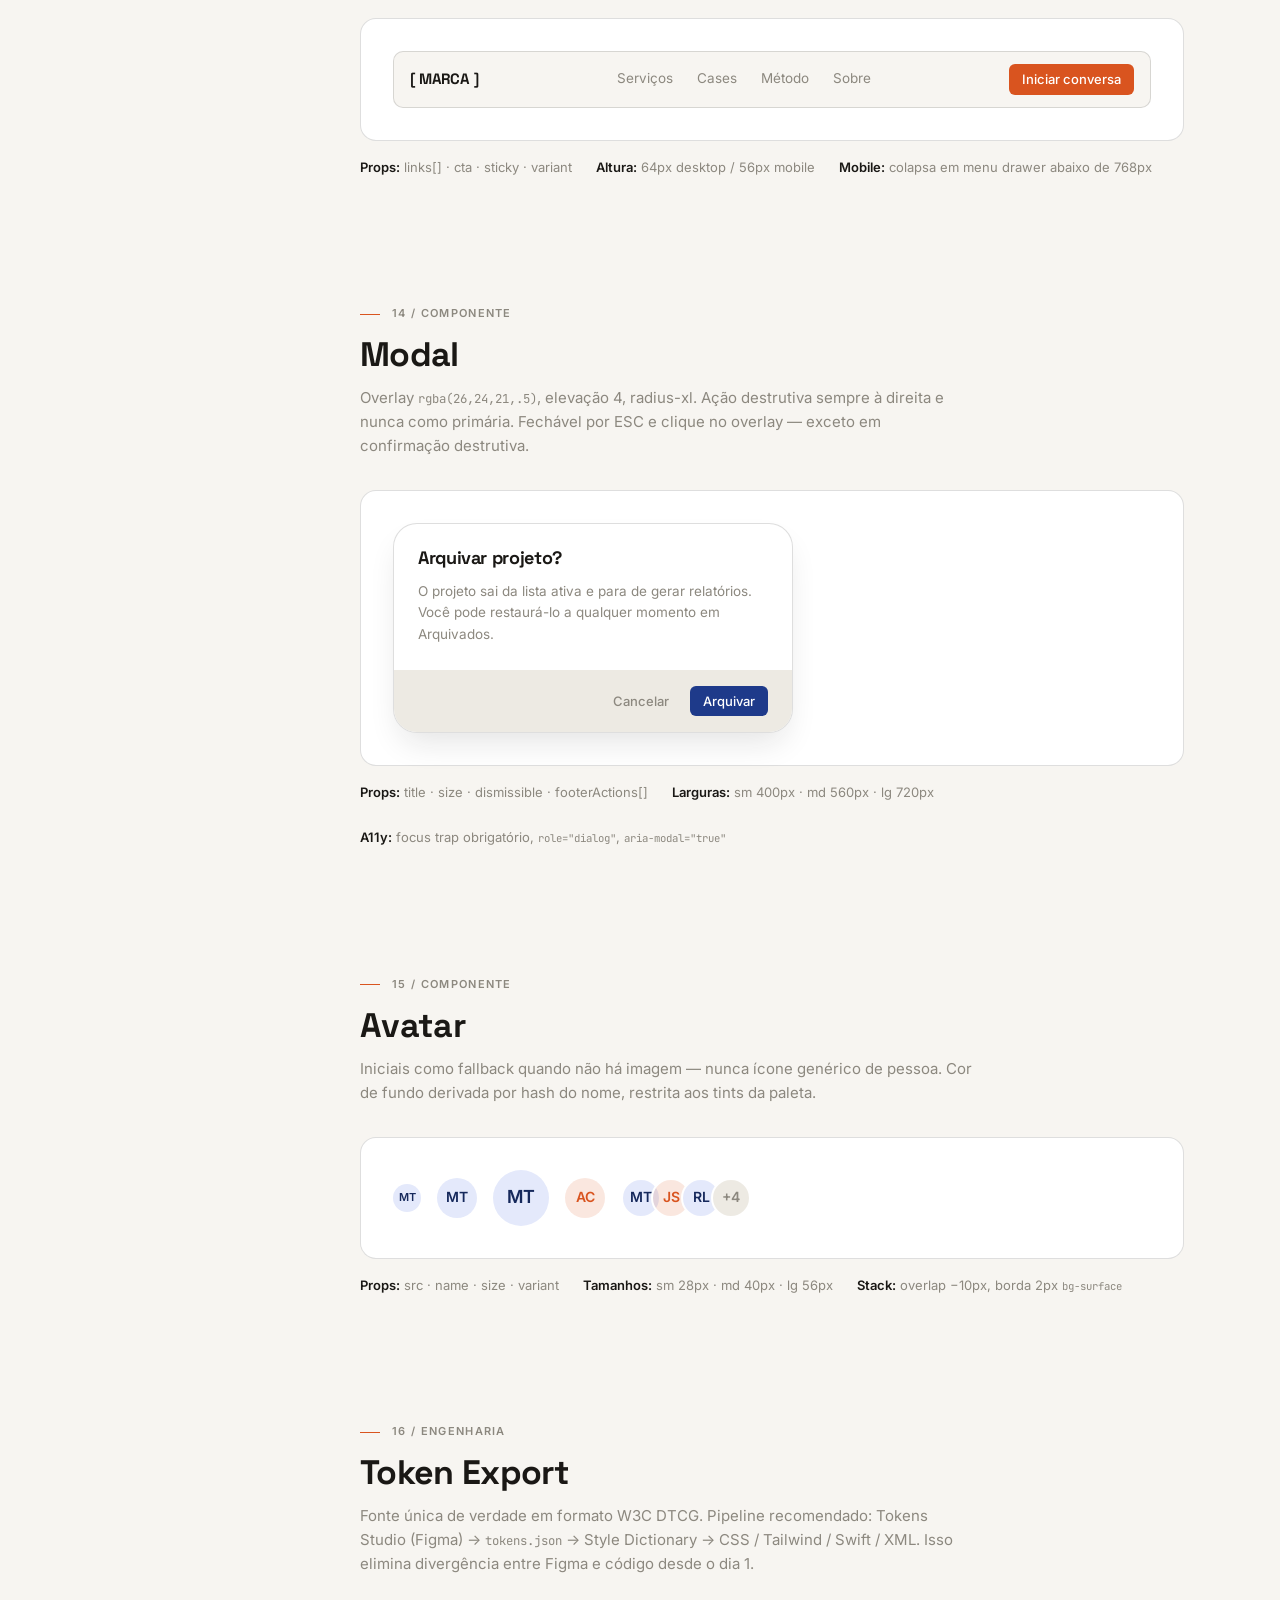
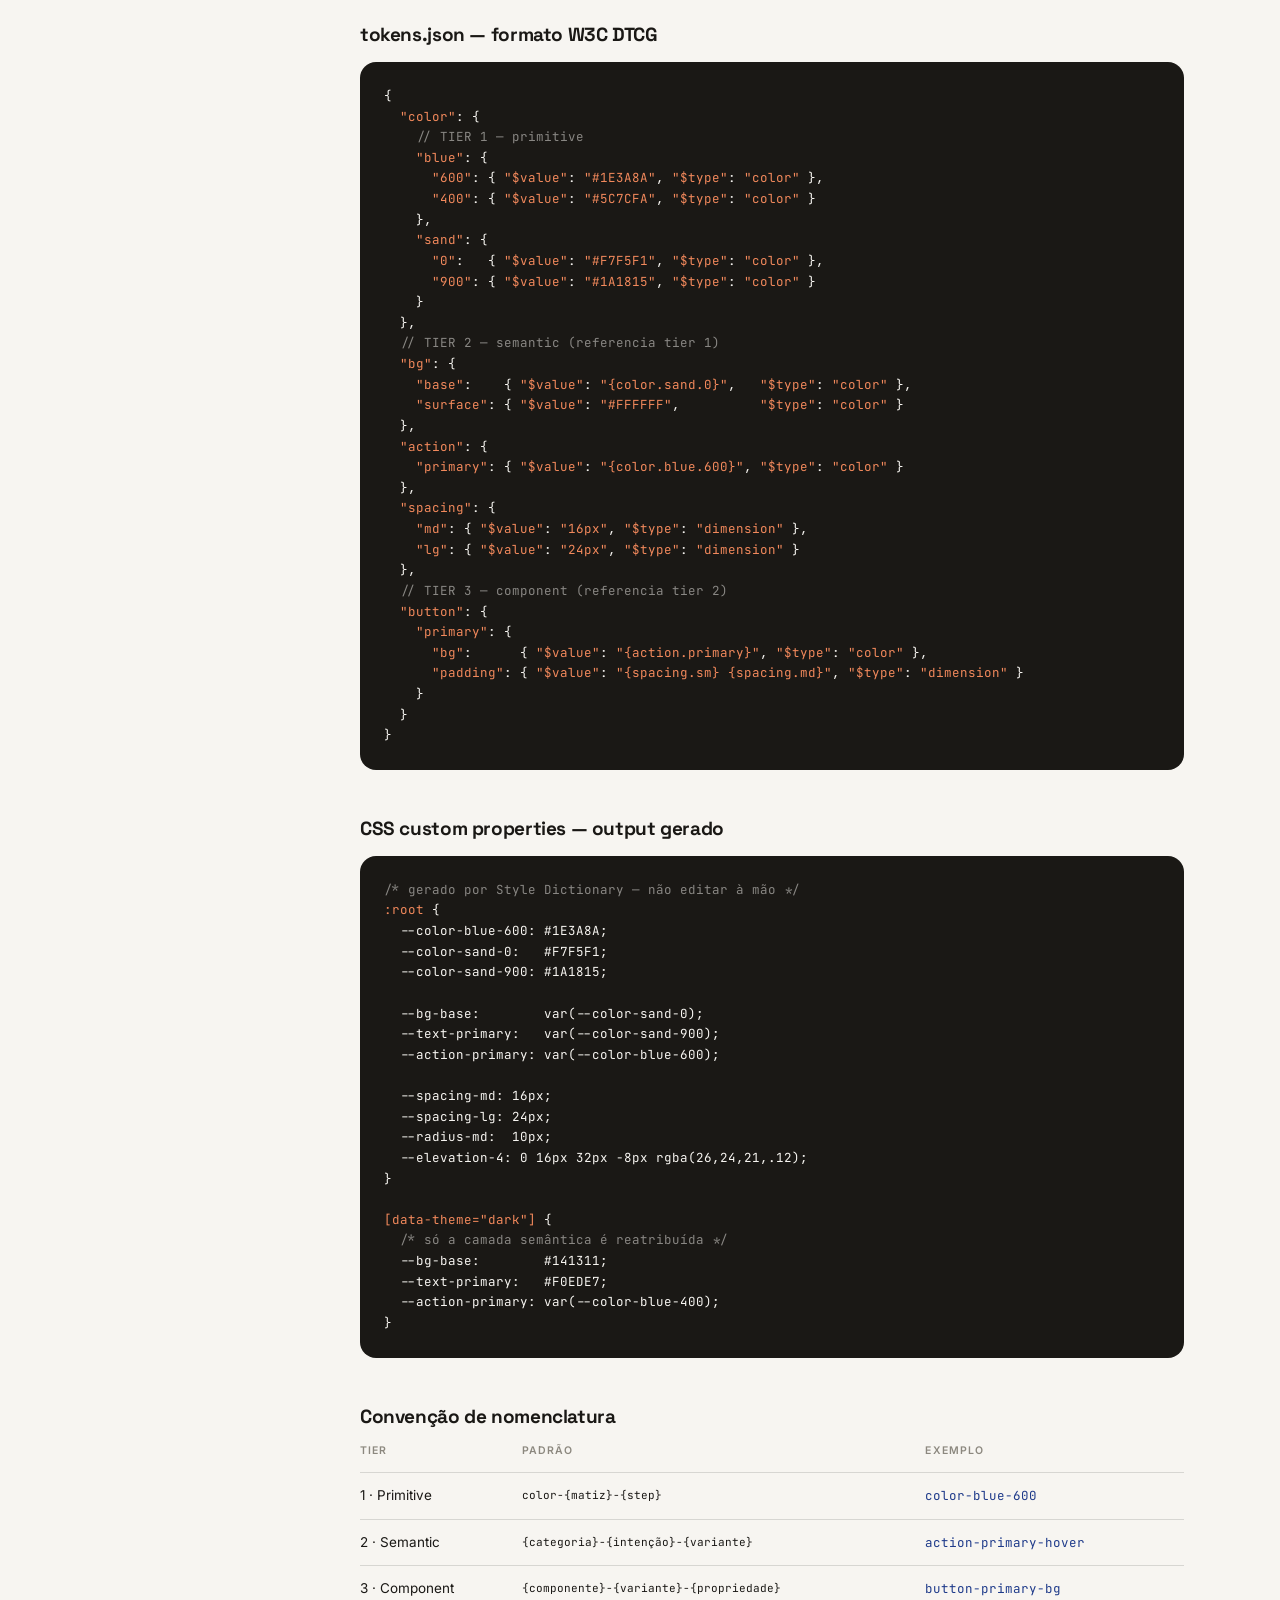
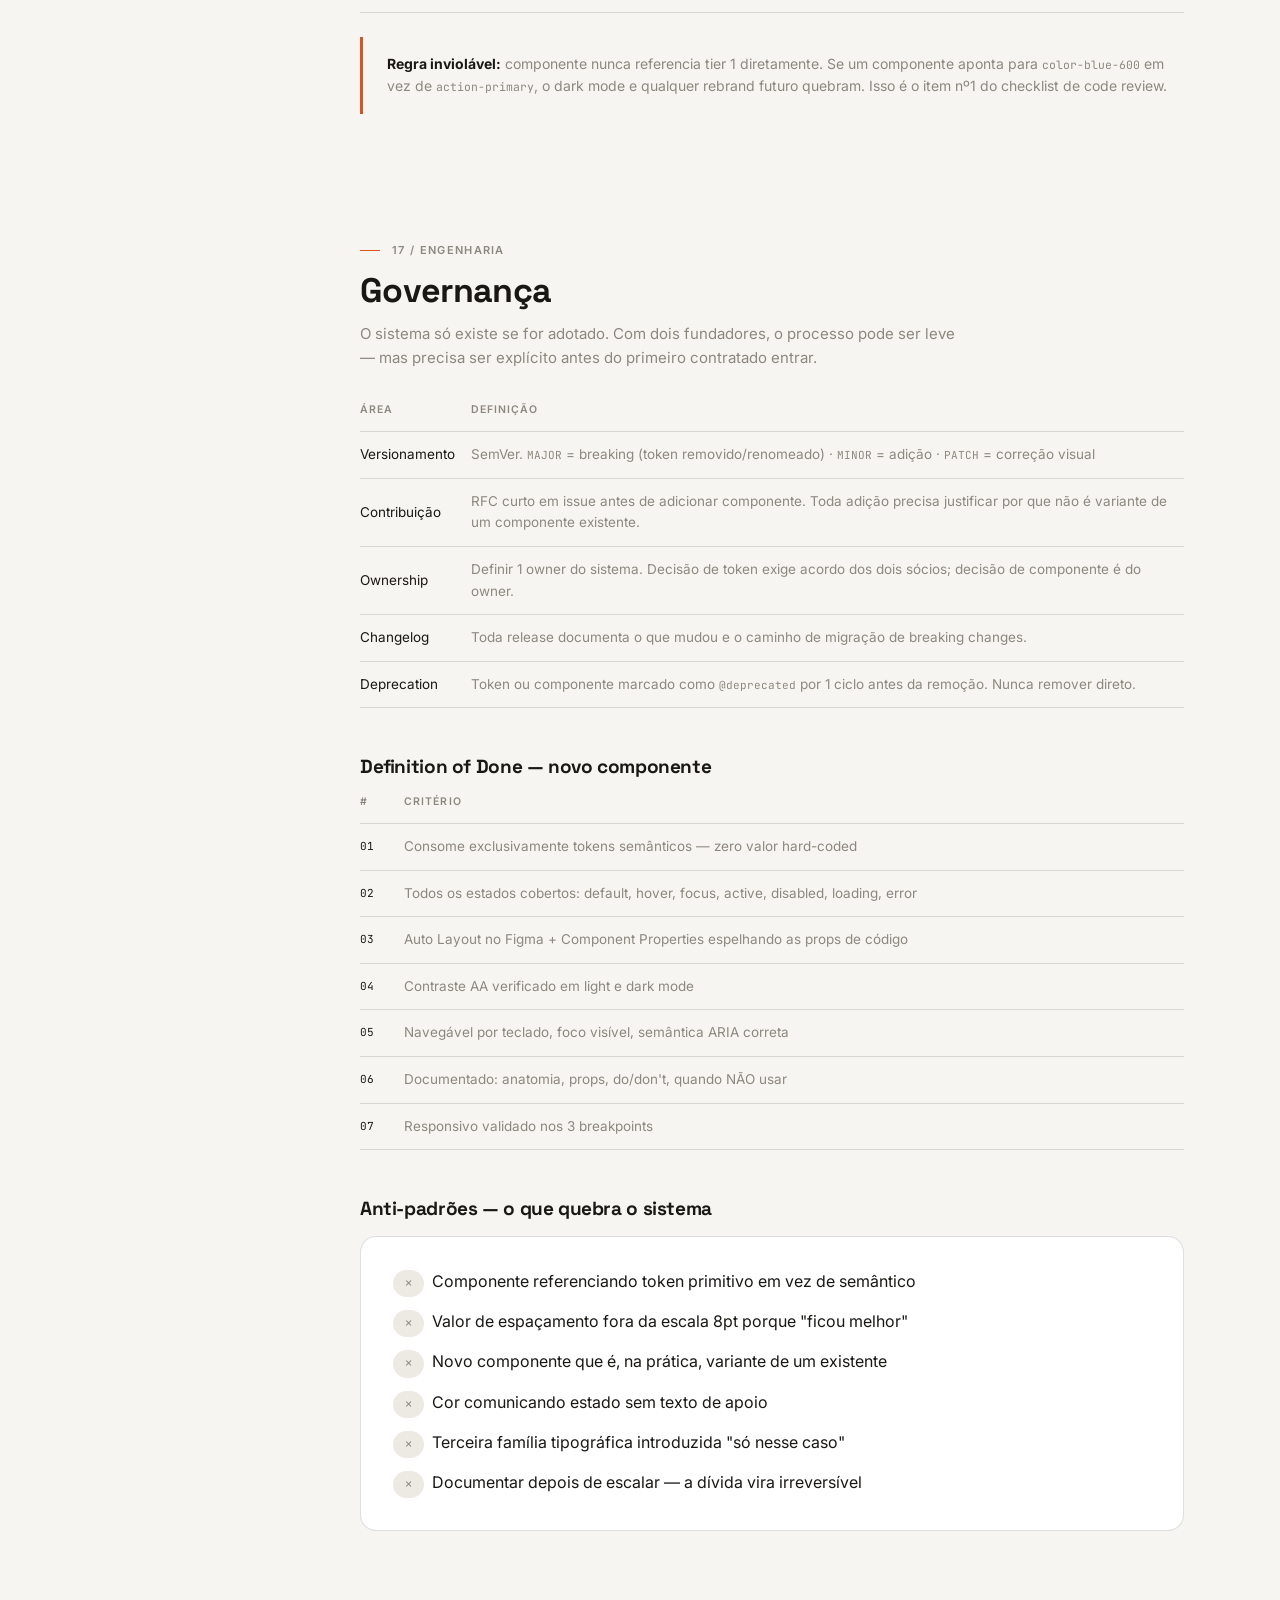
<file: design-system.html>
<!DOCTYPE html>
<html lang="pt-BR">
<head>
<meta charset="utf-8">
<meta name="viewport" content="width=device-width, initial-scale=1">
<title>Design System · Fundações e Tokens</title>
<link rel="preconnect" href="https://fonts.googleapis.com">
<link rel="preconnect" href="https://fonts.gstatic.com" crossorigin>
<link href="https://fonts.googleapis.com/css2?family=Inter:wght@400;500;600;700&family=Space+Grotesk:wght@500;700&family=JetBrains+Mono:wght@400;500&display=swap" rel="stylesheet">
<style>
/* ============================================================
   TIER 1 — PRIMITIVE TOKENS
   ============================================================ */
:root{
  --color-blue-700:#16295C;
  --color-blue-600:#1E3A8A;
  --color-blue-400:#5C7CFA;
  --color-blue-100:#E4E9FB;
  --color-orange-600:#D9541F;
  --color-orange-400:#F2895C;
  --color-sand-0:#F7F5F1;
  --color-sand-100:#EDEAE3;
  --color-sand-500:#8C887F;
  --color-sand-900:#1A1815;
  --color-green-600:#1F7A4C;
  --color-amber-600:#B4720E;
  --color-red-600:#C0392B;

  /* spacing */
  --spacing-2xs:4px;  --spacing-xs:8px;   --spacing-sm:12px;
  --spacing-md:16px;  --spacing-lg:24px;  --spacing-xl:32px;
  --spacing-2xl:48px; --spacing-3xl:64px; --spacing-4xl:96px; --spacing-5xl:128px;

  /* radius */
  --radius-sm:6px; --radius-md:10px; --radius-lg:16px; --radius-xl:24px; --radius-full:999px;

  /* type */
  --font-display-family:'Space Grotesk',sans-serif;
  --font-ui-family:'Inter',system-ui,sans-serif;
  --font-mono-family:'JetBrains Mono',ui-monospace,monospace;

  /* motion */
  --duration-fast:120ms; --duration-base:200ms; --duration-slow:320ms;
  --easing-standard:cubic-bezier(.2,0,0,1);

  /* ============================================================
     TIER 2 — SEMANTIC TOKENS (light mode)
     ============================================================ */
  --bg-base:var(--color-sand-0);
  --bg-surface:#FFFFFF;
  --bg-surface-sunken:var(--color-sand-100);
  --bg-inverse:var(--color-sand-900);
  --text-primary:var(--color-sand-900);
  --text-secondary:var(--color-sand-500);
  --text-on-action:#FFFFFF;
  --text-brand:var(--color-blue-600);
  --border-default:rgba(26,24,21,.14);
  --border-strong:rgba(26,24,21,.28);
  --action-primary:var(--color-blue-600);
  --action-primary-hover:var(--color-blue-700);
  --action-accent:var(--color-orange-600);
  --action-accent-hover:#B8441A;
  --feedback-success:var(--color-green-600);
  --feedback-warning:var(--color-amber-600);
  --feedback-error:var(--color-red-600);
  --feedback-info:var(--color-blue-600);

  /* elevation */
  --elevation-1:0 1px 2px 0 rgba(26,24,21,.06);
  --elevation-2:0 4px 8px -2px rgba(26,24,21,.08);
  --elevation-3:0 8px 16px -4px rgba(26,24,21,.10);
  --elevation-4:0 16px 32px -8px rgba(26,24,21,.12);
  --elevation-5:0 24px 48px -12px rgba(26,24,21,.16);
}

/* DARK MODE — resolvido na camada semântica, componentes intocados */
[data-theme="dark"]{
  --bg-base:#141311;
  --bg-surface:#1E1C19;
  --bg-surface-sunken:#0E0D0C;
  --bg-inverse:var(--color-sand-0);
  --text-primary:#F0EDE7;
  --text-secondary:#9C978D;
  --text-brand:var(--color-blue-400);
  --border-default:rgba(240,237,231,.14);
  --border-strong:rgba(240,237,231,.28);
  --action-primary:var(--color-blue-400);
  --action-primary-hover:#7B95FB;
  --text-on-action:#0E0D0C;
  --elevation-1:0 1px 2px 0 rgba(0,0,0,.4);
  --elevation-2:0 4px 8px -2px rgba(0,0,0,.5);
  --elevation-3:0 8px 16px -4px rgba(0,0,0,.55);
  --elevation-4:0 16px 32px -8px rgba(0,0,0,.6);
  --elevation-5:0 24px 48px -12px rgba(0,0,0,.7);
}

/* ============================================================ */
*{margin:0;padding:0;box-sizing:border-box;}
html{scroll-behavior:smooth;scroll-padding-top:24px;}
body{
  font-family:var(--font-ui-family);
  background:var(--bg-base);color:var(--text-primary);
  font-size:16px;line-height:1.6;
  -webkit-font-smoothing:antialiased;
  transition:background var(--duration-base) var(--easing-standard);
}
h1,h2,h3,h4{font-family:var(--font-display-family);letter-spacing:-.02em;line-height:1.15;}
code,.mono{font-family:var(--font-mono-family);font-size:.82em;}
a{color:var(--text-brand);}

/* layout */
.shell{display:grid;grid-template-columns:264px 1fr;min-height:100vh;}
aside{
  position:sticky;top:0;height:100vh;overflow-y:auto;
  border-right:1px solid var(--border-default);
  padding:var(--spacing-xl) var(--spacing-lg);
  background:var(--bg-base);
}
main{padding:var(--spacing-3xl) var(--spacing-4xl);max-width:1180px;}
@media(max-width:980px){
  .shell{grid-template-columns:1fr;}
  aside{position:static;height:auto;border-right:0;border-bottom:1px solid var(--border-default);}
  main{padding:var(--spacing-xl) var(--spacing-lg);}
}

/* sidebar */
.brand{font-family:var(--font-display-family);font-weight:700;font-size:15px;letter-spacing:-.01em;}
.brand small{display:block;font-family:var(--font-ui-family);font-weight:500;font-size:11px;
  letter-spacing:.1em;text-transform:uppercase;color:var(--text-secondary);margin-top:var(--spacing-2xs);}
nav{margin-top:var(--spacing-xl);display:flex;flex-direction:column;gap:2px;}
nav a{
  display:flex;gap:var(--spacing-sm);align-items:baseline;
  padding:var(--spacing-xs) var(--spacing-sm);border-radius:var(--radius-sm);
  text-decoration:none;color:var(--text-secondary);font-size:14px;font-weight:500;
  transition:all var(--duration-fast) var(--easing-standard);
}
nav a:hover{background:var(--bg-surface-sunken);color:var(--text-primary);}
nav a .n{font-family:var(--font-mono-family);font-size:11px;opacity:.6;}
nav .grp{font-size:10.5px;letter-spacing:.12em;text-transform:uppercase;color:var(--text-secondary);
  font-weight:600;margin:var(--spacing-lg) 0 var(--spacing-xs) var(--spacing-sm);}

.themetoggle{
  margin-top:var(--spacing-xl);width:100%;display:flex;align-items:center;justify-content:space-between;
  padding:var(--spacing-sm);border:1px solid var(--border-default);border-radius:var(--radius-md);
  background:var(--bg-surface);color:var(--text-primary);font:inherit;font-size:13px;font-weight:500;
  cursor:pointer;transition:all var(--duration-fast) var(--easing-standard);
}
.themetoggle:hover{border-color:var(--border-strong);}
.themetoggle .pill{width:34px;height:18px;border-radius:var(--radius-full);background:var(--border-strong);position:relative;}
.themetoggle .pill::after{content:'';position:absolute;top:2px;left:2px;width:14px;height:14px;border-radius:var(--radius-full);
  background:var(--bg-surface);transition:transform var(--duration-base) var(--easing-standard);}
[data-theme="dark"] .themetoggle .pill{background:var(--action-primary);}
[data-theme="dark"] .themetoggle .pill::after{transform:translateX(16px);}

/* sections */
section{margin-bottom:var(--spacing-5xl);scroll-margin-top:var(--spacing-lg);}
.eyebrow{
  display:flex;align-items:center;gap:var(--spacing-sm);
  font-size:11px;letter-spacing:.12em;text-transform:uppercase;font-weight:600;
  color:var(--text-secondary);margin-bottom:var(--spacing-sm);
}
.eyebrow::before{content:'';width:20px;height:1px;background:var(--action-accent);}
h2.title{font-size:34px;font-weight:700;margin-bottom:var(--spacing-sm);}
.intro{font-size:15px;color:var(--text-secondary);max-width:68ch;margin-bottom:var(--spacing-xl);}
h3.sub{font-size:19px;font-weight:700;margin:var(--spacing-2xl) 0 var(--spacing-md);}

/* hero */
.hero{border-bottom:1px solid var(--border-default);padding-bottom:var(--spacing-2xl);margin-bottom:var(--spacing-3xl);}
.hero h1{font-size:52px;font-weight:700;letter-spacing:-.03em;line-height:1.05;}
.hero h1 span{color:var(--action-accent);}
.hero p{font-size:17px;color:var(--text-secondary);max-width:64ch;margin-top:var(--spacing-md);}
.metarow{display:flex;flex-wrap:wrap;gap:var(--spacing-2xl);margin-top:var(--spacing-xl);}
.metarow div{font-size:11px;letter-spacing:.1em;text-transform:uppercase;color:var(--text-secondary);font-weight:600;}
.metarow b{display:block;font-family:var(--font-display-family);font-size:15px;color:var(--text-primary);
  letter-spacing:-.01em;text-transform:none;margin-top:var(--spacing-2xs);}

/* tables */
table{width:100%;border-collapse:collapse;font-size:13.5px;}
th{text-align:left;font-size:10.5px;letter-spacing:.1em;text-transform:uppercase;color:var(--text-secondary);
  font-weight:600;padding:0 var(--spacing-md) var(--spacing-sm) 0;border-bottom:1px solid var(--border-default);}
td{padding:var(--spacing-sm) var(--spacing-md) var(--spacing-sm) 0;border-bottom:1px solid var(--border-default);vertical-align:middle;}
td.tk{font-family:var(--font-mono-family);font-size:12.5px;color:var(--text-brand);white-space:nowrap;}
td.dim{color:var(--text-secondary);}

/* color swatches */
.swgrid{display:grid;grid-template-columns:repeat(auto-fill,minmax(178px,1fr));gap:var(--spacing-md);}
.sw{border:1px solid var(--border-default);border-radius:var(--radius-lg);overflow:hidden;cursor:pointer;
  background:var(--bg-surface);transition:box-shadow var(--duration-base) var(--easing-standard);}
.sw:hover{box-shadow:var(--elevation-2);}
.sw .chip{height:76px;}
.sw .meta{padding:var(--spacing-sm);}
.sw .meta .tk{font-family:var(--font-mono-family);font-size:12px;color:var(--text-primary);font-weight:500;}
.sw .meta .hx{font-family:var(--font-mono-family);font-size:11px;color:var(--text-secondary);margin-top:2px;}
.sw .meta .use{font-size:11.5px;color:var(--text-secondary);line-height:1.4;margin-top:var(--spacing-xs);}

/* type specimens */
.typerow{display:flex;align-items:baseline;justify-content:space-between;gap:var(--spacing-lg);
  padding:var(--spacing-md) 0;border-bottom:1px solid var(--border-default);}
.typerow .demo{flex:1;min-width:0;overflow:hidden;white-space:nowrap;text-overflow:ellipsis;}
.typerow .spec{font-family:var(--font-mono-family);font-size:11.5px;color:var(--text-secondary);white-space:nowrap;}

/* spacing viz */
.spacerow{display:flex;align-items:center;gap:var(--spacing-md);padding:var(--spacing-xs) 0;
  border-bottom:1px solid var(--border-default);}
.spacerow .bar{height:14px;background:var(--action-primary);border-radius:2px;flex:none;}
.spacerow .tk{font-family:var(--font-mono-family);font-size:12.5px;width:120px;flex:none;color:var(--text-brand);}
.spacerow .val{font-family:var(--font-mono-family);font-size:12px;width:52px;flex:none;color:var(--text-secondary);}
.spacerow .use{font-size:12.5px;color:var(--text-secondary);}

/* radius + elevation demos */
.demogrid{display:grid;grid-template-columns:repeat(auto-fill,minmax(160px,1fr));gap:var(--spacing-lg);}
.demobox{background:var(--bg-surface);border:1px solid var(--border-default);height:88px;
  display:flex;align-items:center;justify-content:center;font-family:var(--font-mono-family);
  font-size:12px;color:var(--text-secondary);}
.elevbox{background:var(--bg-surface);height:88px;border-radius:var(--radius-lg);
  display:flex;align-items:center;justify-content:center;font-family:var(--font-mono-family);
  font-size:12px;color:var(--text-secondary);}

/* grid viz */
.gridviz{border:1px solid var(--border-default);border-radius:var(--radius-lg);overflow:hidden;background:var(--bg-surface);}
.gridviz .head{padding:var(--spacing-sm) var(--spacing-md);border-bottom:1px solid var(--border-default);
  font-size:11px;letter-spacing:.1em;text-transform:uppercase;color:var(--text-secondary);font-weight:600;}
.gridviz .cols{display:flex;padding:var(--spacing-md);}
.gridviz .cols i{flex:1;height:64px;background:var(--color-blue-100);border-radius:var(--radius-sm);}
[data-theme="dark"] .gridviz .cols i{background:rgba(92,124,250,.22);}

/* components showcase */
.canvas{
  border:1px solid var(--border-default);border-radius:var(--radius-lg);
  background:var(--bg-surface);padding:var(--spacing-xl);margin-bottom:var(--spacing-md);
  display:flex;flex-wrap:wrap;gap:var(--spacing-md);align-items:flex-start;
}
.canvas.col{flex-direction:column;}
.speclist{font-size:13px;color:var(--text-secondary);display:flex;flex-wrap:wrap;gap:var(--spacing-lg);
  margin-bottom:var(--spacing-2xl);}
.speclist b{color:var(--text-primary);font-weight:600;}

/* --- real components --- */
.btn{
  font:inherit;font-size:14px;font-weight:500;cursor:pointer;
  padding:var(--spacing-sm) var(--spacing-md);border-radius:var(--radius-md);
  border:1px solid transparent;display:inline-flex;align-items:center;gap:var(--spacing-xs);
  transition:all var(--duration-fast) var(--easing-standard);
}
.btn--primary{background:var(--action-primary);color:var(--text-on-action);}
.btn--primary:hover{background:var(--action-primary-hover);}
.btn--accent{background:var(--action-accent);color:#fff;}
.btn--accent:hover{background:var(--action-accent-hover);}
.btn--secondary{background:transparent;color:var(--text-primary);border-color:var(--border-strong);}
.btn--secondary:hover{background:var(--bg-surface-sunken);}
.btn--ghost{background:transparent;color:var(--text-secondary);}
.btn--ghost:hover{background:var(--bg-surface-sunken);color:var(--text-primary);}
.btn:disabled{opacity:.4;cursor:not-allowed;}
.btn--sm{font-size:13px;padding:var(--spacing-2xs) var(--spacing-sm);border-radius:var(--radius-sm);}

.field{display:flex;flex-direction:column;gap:var(--spacing-2xs);width:260px;}
.field label{font-size:13px;font-weight:500;}
.field input{
  font:inherit;font-size:14px;padding:var(--spacing-sm);border-radius:var(--radius-sm);
  border:1px solid var(--border-strong);background:var(--bg-base);color:var(--text-primary);
  transition:all var(--duration-fast) var(--easing-standard);
}
.field input:focus{outline:none;border-color:var(--action-primary);box-shadow:0 0 0 3px var(--color-blue-100);}
[data-theme="dark"] .field input:focus{box-shadow:0 0 0 3px rgba(92,124,250,.25);}
.field .help{font-size:12px;color:var(--text-secondary);}
.field.is-error input{border-color:var(--feedback-error);}
.field.is-error .help{color:var(--feedback-error);}

.card{
  background:var(--bg-surface);border:1px solid var(--border-default);
  border-radius:var(--radius-lg);padding:var(--spacing-lg);width:268px;
  box-shadow:var(--elevation-1);transition:box-shadow var(--duration-base) var(--easing-standard);
}
.card:hover{box-shadow:var(--elevation-2);}
.card h4{font-size:16px;font-weight:700;margin-bottom:var(--spacing-2xs);}
.card p{font-size:13.5px;color:var(--text-secondary);margin-bottom:var(--spacing-md);}

.badge{
  display:inline-flex;align-items:center;gap:var(--spacing-2xs);
  font-size:12px;font-weight:500;padding:var(--spacing-2xs) var(--spacing-sm);
  border-radius:var(--radius-full);border:1px solid transparent;
}
.badge::before{content:'';width:6px;height:6px;border-radius:var(--radius-full);background:currentColor;}
.badge--neutral{background:var(--bg-surface-sunken);color:var(--text-secondary);}
.badge--info{background:var(--color-blue-100);color:var(--color-blue-700);}
.badge--success{background:rgba(31,122,76,.12);color:var(--feedback-success);}
.badge--warning{background:rgba(180,114,14,.12);color:var(--feedback-warning);}
.badge--error{background:rgba(192,57,43,.12);color:var(--feedback-error);}

.navbar{
  width:100%;display:flex;align-items:center;justify-content:space-between;
  padding:var(--spacing-sm) var(--spacing-md);border:1px solid var(--border-default);
  border-radius:var(--radius-md);background:var(--bg-base);
}
.navbar .lg{font-family:var(--font-display-family);font-weight:700;font-size:15px;letter-spacing:-.01em;}
.navbar .links{display:flex;gap:var(--spacing-lg);font-size:13.5px;color:var(--text-secondary);}
.navbar .links span{cursor:pointer;}
.navbar .links span:hover{color:var(--text-primary);}

.avatar{
  width:40px;height:40px;border-radius:var(--radius-full);display:flex;align-items:center;justify-content:center;
  font-size:14px;font-weight:600;background:var(--color-blue-100);color:var(--color-blue-700);flex:none;
}
.avatar--sm{width:28px;height:28px;font-size:11px;}
.avatar--lg{width:56px;height:56px;font-size:18px;}
.avatar--accent{background:rgba(217,84,31,.14);color:var(--action-accent);}
.stackav{display:flex;}
.stackav .avatar{border:2px solid var(--bg-surface);margin-left:-10px;}
.stackav .avatar:first-child{margin-left:0;}

.modal{
  width:400px;background:var(--bg-surface);border-radius:var(--radius-xl);
  box-shadow:var(--elevation-4);border:1px solid var(--border-default);overflow:hidden;
}
.modal .mh{padding:var(--spacing-lg) var(--spacing-lg) var(--spacing-sm);}
.modal .mh h4{font-size:18px;font-weight:700;}
.modal .mb{padding:0 var(--spacing-lg) var(--spacing-lg);font-size:13.5px;color:var(--text-secondary);}
.modal .mf{padding:var(--spacing-md) var(--spacing-lg);background:var(--bg-surface-sunken);
  display:flex;justify-content:flex-end;gap:var(--spacing-xs);}

/* icons */
.icogrid{display:flex;gap:var(--spacing-lg);flex-wrap:wrap;}
.ico{display:flex;flex-direction:column;align-items:center;gap:var(--spacing-xs);
  font-size:11px;color:var(--text-secondary);font-family:var(--font-mono-family);}
.ico svg{stroke:var(--text-primary);stroke-width:1.5;fill:none;stroke-linecap:round;stroke-linejoin:round;}

/* code blocks */
pre{
  background:var(--bg-inverse);color:var(--bg-base);padding:var(--spacing-lg);
  border-radius:var(--radius-lg);overflow-x:auto;font-family:var(--font-mono-family);
  font-size:12.5px;line-height:1.65;
}
pre .c{opacity:.5;}
pre .k{color:var(--color-orange-400);}

/* callout */
.callout{
  border-left:3px solid var(--action-accent);padding:var(--spacing-md) 0 var(--spacing-md) var(--spacing-lg);
  font-size:14px;color:var(--text-secondary);margin:var(--spacing-lg) 0;
}
.callout b{color:var(--text-primary);}

.pill-note{
  display:inline-flex;align-items:center;gap:var(--spacing-xs);font-size:12px;
  padding:var(--spacing-2xs) var(--spacing-sm);border-radius:var(--radius-full);
  background:var(--bg-surface-sunken);color:var(--text-secondary);font-family:var(--font-mono-family);
}
.toast{
  position:fixed;bottom:var(--spacing-lg);left:50%;transform:translate(-50%,140%);
  background:var(--bg-inverse);color:var(--bg-base);padding:var(--spacing-sm) var(--spacing-lg);
  border-radius:var(--radius-full);font-size:13px;font-weight:500;
  transition:transform var(--duration-base) var(--easing-standard);z-index:99;
}
.toast.on{transform:translate(-50%,0);}
footer{border-top:1px solid var(--border-default);padding-top:var(--spacing-lg);
  font-size:12.5px;color:var(--text-secondary);display:flex;justify-content:space-between;flex-wrap:wrap;gap:var(--spacing-md);}
</style>
</head>
<body>

<div class="shell">
<aside>
  <div class="brand">[ Marca a definir ]<small>Design System v1.0</small></div>
  <nav>
    <div class="grp">Foundations</div>
    <a href="#cor"><span class="n">01</span> Cor</a>
    <a href="#tipografia"><span class="n">02</span> Tipografia</a>
    <a href="#grid"><span class="n">03</span> Grid</a>
    <a href="#espacamento"><span class="n">04</span> Espaçamento</a>
    <a href="#shape"><span class="n">05</span> Shape &amp; Radius</a>
    <a href="#elevation"><span class="n">06</span> Elevation</a>
    <a href="#icones"><span class="n">07</span> Iconografia</a>
    <a href="#motion"><span class="n">08</span> Motion</a>
    <div class="grp">Componentes</div>
    <a href="#button"><span class="n">09</span> Button</a>
    <a href="#input"><span class="n">10</span> Input</a>
    <a href="#card"><span class="n">11</span> Card</a>
    <a href="#badge"><span class="n">12</span> Badge</a>
    <a href="#navbar"><span class="n">13</span> Navbar</a>
    <a href="#modal"><span class="n">14</span> Modal</a>
    <a href="#avatar"><span class="n">15</span> Avatar</a>
    <div class="grp">Engenharia</div>
    <a href="#tokens"><span class="n">16</span> Token Export</a>
    <a href="#governanca"><span class="n">17</span> Governança</a>
  </nav>
  <button class="themetoggle" id="tg">Dark mode<span class="pill"></span></button>
</aside>

<main>
  <!-- HERO -->
  <div class="hero">
    <h1>Design System<br>Foundations<span>.</span></h1>
    <p>Especificação técnica para consumo direto por Design (Figma Variables) e Engenharia (CSS custom properties / Tailwind / Style Dictionary). Arquitetura em 3 tiers: Primitive → Semantic → Component.</p>
    <div class="metarow">
      <div>Escala tipográfica<b>1.250 · Major Third</b></div>
      <div>Espaçamento<b>Base 8pt</b></div>
      <div>Modo<b>Light + Dark</b></div>
      <div>Versão<b>1.0 · 2026</b></div>
    </div>
    <div class="callout" style="margin-top:var(--spacing-xl)">
      <b>Este documento é executável.</b> Todo componente abaixo é HTML real consumindo os mesmos tokens da especificação — nenhum valor hard-coded. Alterne o dark mode na barra lateral: nada nos componentes muda, só a camada semântica é reatribuída. É essa a prova de que a arquitetura de tokens funciona.
    </div>
  </div>

  <!-- 01 COR -->
  <section id="cor">
    <div class="eyebrow">01 / Foundation</div>
    <h2 class="title">Cor</h2>
    <p class="intro">Azul profundo e dessaturado para leitura de engenharia. Neutros mornos em vez de cinza puro — é daí que vem o "leve calor" sem sacrificar rigor técnico. Clique em qualquer swatch para copiar o HEX.</p>

    <h3 class="sub">Primária — Tech Blue</h3>
    <div class="swgrid">
      <div class="sw" data-hex="#16295C"><div class="chip" style="background:#16295C"></div><div class="meta"><div class="tk">color-blue-700</div><div class="hx">#16295C</div><div class="use">Texto sobre fundo claro, headers densos.</div></div></div>
      <div class="sw" data-hex="#1E3A8A"><div class="chip" style="background:#1E3A8A"></div><div class="meta"><div class="tk">color-blue-600</div><div class="hx">#1E3A8A</div><div class="use">Cor de marca. Botões primários, links.</div></div></div>
      <div class="sw" data-hex="#5C7CFA"><div class="chip" style="background:#5C7CFA"></div><div class="meta"><div class="tk">color-blue-400</div><div class="hx">#5C7CFA</div><div class="use">Hover states, ação primária em dark mode.</div></div></div>
      <div class="sw" data-hex="#E4E9FB"><div class="chip" style="background:#E4E9FB"></div><div class="meta"><div class="tk">color-blue-100</div><div class="hx">#E4E9FB</div><div class="use">Backgrounds sutis, focus ring, badges.</div></div></div>
    </div>

    <h3 class="sub">Ação / Destaque — Warm Signal</h3>
    <div class="swgrid">
      <div class="sw" data-hex="#D9541F"><div class="chip" style="background:#D9541F"></div><div class="meta"><div class="tk">color-orange-600</div><div class="hx">#D9541F</div><div class="use">CTAs de conversão, destaque editorial.</div></div></div>
      <div class="sw" data-hex="#F2895C"><div class="chip" style="background:#F2895C"></div><div class="meta"><div class="tk">color-orange-400</div><div class="hx">#F2895C</div><div class="use">Hover do accent, séries de gráfico.</div></div></div>
    </div>

    <h3 class="sub">Neutras — Superfícies e Texto</h3>
    <div class="swgrid">
      <div class="sw" data-hex="#F7F5F1"><div class="chip" style="background:#F7F5F1;border-bottom:1px solid var(--border-default)"></div><div class="meta"><div class="tk">color-sand-0</div><div class="hx">#F7F5F1</div><div class="use">Background base. Nunca branco puro.</div></div></div>
      <div class="sw" data-hex="#EDEAE3"><div class="chip" style="background:#EDEAE3"></div><div class="meta"><div class="tk">color-sand-100</div><div class="hx">#EDEAE3</div><div class="use">Superfície rebaixada, footers de modal.</div></div></div>
      <div class="sw" data-hex="#8C887F"><div class="chip" style="background:#8C887F"></div><div class="meta"><div class="tk">color-sand-500</div><div class="hx">#8C887F</div><div class="use">Texto secundário, placeholders, ícone inativo.</div></div></div>
      <div class="sw" data-hex="#1A1815"><div class="chip" style="background:#1A1815"></div><div class="meta"><div class="tk">color-sand-900</div><div class="hx">#1A1815</div><div class="use">Texto principal. Nunca preto puro.</div></div></div>
    </div>

    <h3 class="sub">Semânticas de feedback</h3>
    <div class="swgrid">
      <div class="sw" data-hex="#1F7A4C"><div class="chip" style="background:#1F7A4C"></div><div class="meta"><div class="tk">feedback-success</div><div class="hx">#1F7A4C</div><div class="use">Confirmação, estado saudável.</div></div></div>
      <div class="sw" data-hex="#B4720E"><div class="chip" style="background:#B4720E"></div><div class="meta"><div class="tk">feedback-warning</div><div class="hx">#B4720E</div><div class="use">Atenção, ação reversível pendente.</div></div></div>
      <div class="sw" data-hex="#C0392B"><div class="chip" style="background:#C0392B"></div><div class="meta"><div class="tk">feedback-error</div><div class="hx">#C0392B</div><div class="use">Erro, ação destrutiva.</div></div></div>
      <div class="sw" data-hex="#1E3A8A"><div class="chip" style="background:#1E3A8A"></div><div class="meta"><div class="tk">feedback-info</div><div class="hx">#1E3A8A</div><div class="use">Informação neutra, dica de sistema.</div></div></div>
    </div>

    <h3 class="sub">Auditoria de contraste (WCAG 2.1)</h3>
    <table>
      <tr><th>Combinação</th><th>Ratio</th><th>Texto normal</th><th>Texto grande / UI</th></tr>
      <tr><td class="tk">sand-900 / sand-0</td><td class="mono">15.1:1</td><td>AAA ✓</td><td>AAA ✓</td></tr>
      <tr><td class="tk">sand-500 / sand-0</td><td class="mono">3.2:1</td><td class="dim">Falha AA ✕</td><td>AA ✓</td></tr>
      <tr><td class="tk">blue-600 / sand-0</td><td class="mono">9.8:1</td><td>AAA ✓</td><td>AAA ✓</td></tr>
      <tr><td class="tk">white / blue-600</td><td class="mono">9.4:1</td><td>AAA ✓</td><td>AAA ✓</td></tr>
      <tr><td class="tk">white / orange-600</td><td class="mono">4.6:1</td><td>AA ✓</td><td>AA ✓</td></tr>
      <tr><td class="tk">blue-700 / blue-100</td><td class="mono">11.2:1</td><td>AAA ✓</td><td>AAA ✓</td></tr>
    </table>
    <div class="callout"><b>Regra travada:</b> <span class="mono">sand-500</span> nunca em texto abaixo de 18px. Use <span class="mono">sand-900</span> com opacidade reduzida se precisar de hierarquia em corpo pequeno — não o cinza direto.</div>
  </section>

  <!-- 02 TIPOGRAFIA -->
  <section id="tipografia">
    <div class="eyebrow">02 / Foundation</div>
    <h2 class="title">Tipografia</h2>
    <p class="intro">Space Grotesk (display) + Inter (interface). Escala modular razão 1.250, base 16px. Contraste de família cria hierarquia sem depender de cor — requisito de acessibilidade e de leitura em dark mode.</p>

    <div class="speclist">
      <div><b>Display:</b> Space Grotesk · 500, 700</div>
      <div><b>Interface:</b> Inter · 400, 500, 600</div>
      <div><b>Mono:</b> JetBrains Mono · 400, 500</div>
      <div><b>Base:</b> 16px / 1rem</div>
    </div>

    <div class="typerow"><div class="demo" style="font-family:var(--font-display-family);font-weight:700;font-size:60px;letter-spacing:-.02em;line-height:1.1">Display</div><div class="spec">font-display · 60px / 1.1 / 700 / −.02em</div></div>
    <div class="typerow"><div class="demo" style="font-family:var(--font-display-family);font-weight:700;font-size:48px;letter-spacing:-.02em">Heading 1</div><div class="spec">font-h1 · 48px / 1.15 / 700 / −.02em</div></div>
    <div class="typerow"><div class="demo" style="font-family:var(--font-display-family);font-weight:700;font-size:38px;letter-spacing:-.02em">Heading 2</div><div class="spec">font-h2 · 38px / 1.2 / 700 / −.02em</div></div>
    <div class="typerow"><div class="demo" style="font-family:var(--font-display-family);font-weight:500;font-size:30px">Heading 3</div><div class="spec">font-h3 · 30px / 1.25 / 500 / 0</div></div>
    <div class="typerow"><div class="demo" style="font-family:var(--font-display-family);font-weight:500;font-size:24px">Heading 4</div><div class="spec">font-h4 · 24px / 1.3 / 500 / 0</div></div>
    <div class="typerow"><div class="demo" style="font-weight:600;font-size:20px">Heading 5 · Inter</div><div class="spec">font-h5 · 20px / 1.4 / 600 / 0</div></div>
    <div class="typerow"><div class="demo" style="font-weight:600;font-size:18px">Heading 6 · Inter</div><div class="spec">font-h6 · 18px / 1.4 / 600 / 0</div></div>
    <div class="typerow"><div class="demo" style="font-size:18px">Body large — texto de destaque</div><div class="spec">font-body-lg · 18px / 1.6 / 400</div></div>
    <div class="typerow"><div class="demo" style="font-size:16px">Body — texto padrão de leitura longa</div><div class="spec">font-body · 16px / 1.6 / 400</div></div>
    <div class="typerow"><div class="demo" style="font-size:14px;color:var(--text-secondary)">Body small — UI densa, tabelas</div><div class="spec">font-body-sm · 14px / 1.5 / 400</div></div>
    <div class="typerow"><div class="demo" style="font-size:12px;font-weight:500;letter-spacing:.02em;color:var(--text-secondary)">CAPTION — METADATA, TIMESTAMPS</div><div class="spec">font-caption · 12px / 1.4 / 500 / +.02em</div></div>

    <div class="callout"><b>Line-height por faixa:</b> headings 1.1–1.4 (texto curto, densidade proposital); body 1.5–1.6 (leitura longa). <b>Line-length:</b> limite de 68ch em texto corrido — acima disso o olho perde a linha no retorno.</div>
  </section>

  <!-- 03 GRID -->
  <section id="grid">
    <div class="eyebrow">03 / Foundation</div>
    <h2 class="title">Sistema de Grid</h2>
    <p class="intro">12 colunas em desktop, 8 em tablet, 4 em mobile. Container com max-width de 1440px para evitar line-length excessiva em monitores ultrawide.</p>

    <table style="margin-bottom:var(--spacing-xl)">
      <tr><th>Parâmetro</th><th>Desktop ≥1280</th><th>Tablet 768–1279</th><th>Mobile &lt;768</th></tr>
      <tr><td>Colunas</td><td class="mono">12</td><td class="mono">8</td><td class="mono">4</td></tr>
      <tr><td>Margem lateral</td><td class="mono">80px</td><td class="mono">40px</td><td class="mono">20px</td></tr>
      <tr><td>Gutter</td><td class="mono">24px</td><td class="mono">20px</td><td class="mono">16px</td></tr>
      <tr><td>Max-width</td><td class="mono">1440px</td><td class="dim">fluido</td><td class="dim">fluido</td></tr>
      <tr><td>Base de design</td><td class="mono">1440px</td><td class="mono">768px</td><td class="mono">375px</td></tr>
    </table>

    <div class="gridviz">
      <div class="head">Desktop · 12 colunas · gutter 24px</div>
      <div class="cols" style="gap:24px"><i></i><i></i><i></i><i></i><i></i><i></i><i></i><i></i><i></i><i></i><i></i><i></i></div>
    </div>
    <div style="height:var(--spacing-md)"></div>
    <div class="gridviz">
      <div class="head">Mobile · 4 colunas · gutter 16px</div>
      <div class="cols" style="gap:16px"><i></i><i></i><i></i><i></i></div>
    </div>

    <div class="callout"><b>Regra de aplicação:</b> seções full-bleed usam as 12 colunas. Conteúdo de leitura (formulários, artigos, relatórios) limita-se a 6–8 colunas centrais para preservar line-length confortável.</div>
  </section>

  <!-- 04 ESPAÇAMENTO -->
  <section id="espacamento">
    <div class="eyebrow">04 / Foundation</div>
    <h2 class="title">Espaçamento</h2>
    <p class="intro">Escala base 8pt com step de 4pt para ajustes finos em componentes densos. Se uma medida "parece certa" mas não está na escala, o problema está no layout — não na escala.</p>

    <div class="spacerow"><div class="tk">spacing-2xs</div><div class="val">4px</div><div class="bar" style="width:4px"></div><div class="use">Gap ícone↔label, padding mínimo</div></div>
    <div class="spacerow"><div class="tk">spacing-xs</div><div class="val">8px</div><div class="bar" style="width:8px"></div><div class="use">Padding de badge, gap inline</div></div>
    <div class="spacerow"><div class="tk">spacing-sm</div><div class="val">12px</div><div class="bar" style="width:12px"></div><div class="use">Padding interno de input/botão</div></div>
    <div class="spacerow"><div class="tk">spacing-md</div><div class="val">16px</div><div class="bar" style="width:16px"></div><div class="use">Padding padrão, gap entre itens de lista</div></div>
    <div class="spacerow"><div class="tk">spacing-lg</div><div class="val">24px</div><div class="bar" style="width:24px"></div><div class="use">Padding de card, gap entre blocos</div></div>
    <div class="spacerow"><div class="tk">spacing-xl</div><div class="val">32px</div><div class="bar" style="width:32px"></div><div class="use">Espaço entre componentes distintos</div></div>
    <div class="spacerow"><div class="tk">spacing-2xl</div><div class="val">48px</div><div class="bar" style="width:48px"></div><div class="use">Espaço entre subseções</div></div>
    <div class="spacerow"><div class="tk">spacing-3xl</div><div class="val">64px</div><div class="bar" style="width:64px"></div><div class="use">Espaço entre seções de página</div></div>
    <div class="spacerow"><div class="tk">spacing-4xl</div><div class="val">96px</div><div class="bar" style="width:96px"></div><div class="use">Respiro editorial, hero</div></div>
    <div class="spacerow"><div class="tk">spacing-5xl</div><div class="val">128px</div><div class="bar" style="width:128px"></div><div class="use">Breaks de seção em landing/institucional</div></div>
  </section>

  <!-- 05 SHAPE -->
  <section id="shape">
    <div class="eyebrow">05 / Foundation</div>
    <h2 class="title">Shape &amp; Border Radius</h2>
    <p class="intro">Raio reduzido em controles densos preserva a leitura geométrica; raio maior em containers introduz o leve calor. A suavização acontece na escala macro, não onde o usuário interage diretamente.</p>

    <div class="demogrid">
      <div class="demobox" style="border-radius:var(--radius-sm)">radius-sm · 6px</div>
      <div class="demobox" style="border-radius:var(--radius-md)">radius-md · 10px</div>
      <div class="demobox" style="border-radius:var(--radius-lg)">radius-lg · 16px</div>
      <div class="demobox" style="border-radius:var(--radius-xl)">radius-xl · 24px</div>
      <div class="demobox" style="border-radius:var(--radius-full)">radius-full</div>
    </div>

    <table style="margin-top:var(--spacing-xl)">
      <tr><th>Token</th><th>Valor</th><th>Aplicação</th></tr>
      <tr><td class="tk">radius-sm</td><td class="mono">6px</td><td class="dim">Inputs, botões pequenos, checkbox, tags</td></tr>
      <tr><td class="tk">radius-md</td><td class="mono">10px</td><td class="dim">Botões padrão, cards pequenos, dropdowns</td></tr>
      <tr><td class="tk">radius-lg</td><td class="mono">16px</td><td class="dim">Cards principais, containers de conteúdo</td></tr>
      <tr><td class="tk">radius-xl</td><td class="mono">24px</td><td class="dim">Modais, painéis grandes, imagens de destaque</td></tr>
      <tr><td class="tk">radius-full</td><td class="mono">999px</td><td class="dim">Avatares, pills, toggles, badges</td></tr>
    </table>
  </section>

  <!-- 06 ELEVATION -->
  <section id="elevation">
    <div class="eyebrow">06 / Foundation</div>
    <h2 class="title">Elevation</h2>
    <p class="intro">Sombra baseada no neutro morno (<span class="mono">sand-900</span>), nunca preto puro — consistência com a paleta. Spread negativo mantém a sombra contida sob o elemento, evitando o halo difuso típico de sombras mal calibradas.</p>

    <div class="demogrid">
      <div class="elevbox" style="box-shadow:var(--elevation-1)">elevation-1</div>
      <div class="elevbox" style="box-shadow:var(--elevation-2)">elevation-2</div>
      <div class="elevbox" style="box-shadow:var(--elevation-3)">elevation-3</div>
      <div class="elevbox" style="box-shadow:var(--elevation-4)">elevation-4</div>
      <div class="elevbox" style="box-shadow:var(--elevation-5)">elevation-5</div>
    </div>

    <table style="margin-top:var(--spacing-xl)">
      <tr><th>Token</th><th>X</th><th>Y</th><th>Blur</th><th>Spread</th><th>Opacidade</th><th>Uso</th></tr>
      <tr><td class="tk">elevation-0</td><td class="mono">0</td><td class="mono">0</td><td class="mono">0</td><td class="mono">0</td><td class="dim">—</td><td class="dim">Superfície base</td></tr>
      <tr><td class="tk">elevation-1</td><td class="mono">0</td><td class="mono">1px</td><td class="mono">2px</td><td class="mono">0</td><td class="mono">6%</td><td class="dim">Cards em repouso, inputs</td></tr>
      <tr><td class="tk">elevation-2</td><td class="mono">0</td><td class="mono">4px</td><td class="mono">8px</td><td class="mono">−2px</td><td class="mono">8%</td><td class="dim">Card hover, dropdowns</td></tr>
      <tr><td class="tk">elevation-3</td><td class="mono">0</td><td class="mono">8px</td><td class="mono">16px</td><td class="mono">−4px</td><td class="mono">10%</td><td class="dim">Popovers, tooltips</td></tr>
      <tr><td class="tk">elevation-4</td><td class="mono">0</td><td class="mono">16px</td><td class="mono">32px</td><td class="mono">−8px</td><td class="mono">12%</td><td class="dim">Modais, dialogs</td></tr>
      <tr><td class="tk">elevation-5</td><td class="mono">0</td><td class="mono">24px</td><td class="mono">48px</td><td class="mono">−12px</td><td class="mono">16%</td><td class="dim">Spotlight, onboarding</td></tr>
    </table>

    <div class="callout"><b>Regra de hierarquia Z:</b> nunca pular níveis (ex.: de <span class="mono">elevation-1</span> direto para <span class="mono">elevation-4</span>). Em dark mode a sombra perde eficácia — a elevação passa a ser comunicada também por variação de <span class="mono">bg-surface</span>, já resolvida na camada semântica.</div>
  </section>

  <!-- 07 ICONES -->
  <section id="icones">
    <div class="eyebrow">07 / Foundation</div>
    <h2 class="title">Iconografia</h2>
    <p class="intro">Outlined com stroke 1.5px em grid 24×24. Corpo geométrico com terminais arredondados — a mesma lógica de "precisão com leve calor" aplicada ao radius. Biblioteca base recomendada: Lucide.</p>

    <div class="canvas">
      <div class="icogrid">
        <div class="ico"><svg width="24" height="24" viewBox="0 0 24 24"><path d="M3 12l2-2 4 4 10-10 2 2L9 18z"/></svg>check</div>
        <div class="ico"><svg width="24" height="24" viewBox="0 0 24 24"><circle cx="11" cy="11" r="7"/><path d="M20 20l-3.5-3.5"/></svg>search</div>
        <div class="ico"><svg width="24" height="24" viewBox="0 0 24 24"><rect x="3" y="4" width="18" height="16" rx="2"/><path d="M3 9h18M8 4v5"/></svg>layout</div>
        <div class="ico"><svg width="24" height="24" viewBox="0 0 24 24"><path d="M4 18V9M10 18V5M16 18v-6M22 18H2"/></svg>chart</div>
        <div class="ico"><svg width="24" height="24" viewBox="0 0 24 24"><circle cx="12" cy="12" r="3"/><path d="M12 3v3M12 18v3M3 12h3M18 12h3M5.6 5.6l2.1 2.1M16.3 16.3l2.1 2.1M18.4 5.6l-2.1 2.1M7.7 16.3l-2.1 2.1"/></svg>settings</div>
        <div class="ico"><svg width="24" height="24" viewBox="0 0 24 24"><path d="M5 12h14M13 6l6 6-6 6"/></svg>arrow</div>
        <div class="ico"><svg width="24" height="24" viewBox="0 0 24 24"><path d="M12 4v16M4 12h16"/></svg>plus</div>
        <div class="ico"><svg width="24" height="24" viewBox="0 0 24 24"><circle cx="12" cy="12" r="9"/><path d="M12 8v5M12 16.5v.01"/></svg>info</div>
      </div>
    </div>

    <table>
      <tr><th>Parâmetro</th><th>Especificação</th></tr>
      <tr><td>Estilo</td><td class="dim">Outlined (stroke). Filled apenas em estado ativo de navegação.</td></tr>
      <tr><td>Stroke weight</td><td class="dim"><span class="mono">1.5px</span> em 24px · <span class="mono">1.25px</span> em 20px · <span class="mono">1.75px</span> em 32px</td></tr>
      <tr><td>Terminais</td><td class="dim"><span class="mono">stroke-linecap: round</span> · <span class="mono">stroke-linejoin: round</span></td></tr>
      <tr><td>Keyline grid</td><td class="dim">24×24px, área ativa 20×20px (2px de respiro por lado)</td></tr>
      <tr><td>Estados</td><td class="dim">default <span class="mono">text-secondary</span> · active <span class="mono">action-primary</span> · disabled 40% opacidade</td></tr>
      <tr><td>Biblioteca</td><td class="dim">Lucide Icons — open-source, stroke consistente, +1000 ícones, extensível</td></tr>
    </table>
  </section>

  <!-- 08 MOTION -->
  <section id="motion">
    <div class="eyebrow">08 / Foundation</div>
    <h2 class="title">Motion</h2>
    <p class="intro">Movimento é feedback, não decoração. Curva única para todo o sistema — variação acontece na duração, não no easing.</p>
    <table>
      <tr><th>Token</th><th>Valor</th><th>Uso</th></tr>
      <tr><td class="tk">duration-fast</td><td class="mono">120ms</td><td class="dim">Hover, focus, mudança de cor</td></tr>
      <tr><td class="tk">duration-base</td><td class="mono">200ms</td><td class="dim">Dropdown, tooltip, toggle</td></tr>
      <tr><td class="tk">duration-slow</td><td class="mono">320ms</td><td class="dim">Modal, drawer, transição de página</td></tr>
      <tr><td class="tk">easing-standard</td><td class="mono">cubic-bezier(.2,0,0,1)</td><td class="dim">Padrão único do sistema</td></tr>
    </table>
    <div class="callout"><b>Acessibilidade:</b> respeitar <span class="mono">prefers-reduced-motion</span> — reduzir todas as durações a <span class="mono">0.01ms</span> quando ativo, mantendo o estado final.</div>
  </section>

  <!-- 09 BUTTON -->
  <section id="button">
    <div class="eyebrow">09 / Componente</div>
    <h2 class="title">Button</h2>
    <p class="intro">Quatro variantes hierarquizadas. Regra: um único botão primário por tela ou por bloco de decisão — dois primários significam que a hierarquia da tela não foi resolvida.</p>
    <div class="canvas">
      <button class="btn btn--primary">Ação primária</button>
      <button class="btn btn--accent">CTA de conversão</button>
      <button class="btn btn--secondary">Secundária</button>
      <button class="btn btn--ghost">Ghost</button>
      <button class="btn btn--primary" disabled>Disabled</button>
      <button class="btn btn--secondary btn--sm">Small</button>
    </div>
    <div class="speclist">
      <div><b>Props:</b> variant · size · disabled · icon · loading</div>
      <div><b>Estados:</b> default, hover, focus, active, disabled, loading</div>
      <div><b>Altura mín.:</b> 40px (44px em mobile — alvo de toque)</div>
    </div>
    <table>
      <tr><th>Variante</th><th>Quando usar</th><th>Tokens</th></tr>
      <tr><td>primary</td><td class="dim">Ação principal do fluxo</td><td class="tk">action-primary / text-on-action</td></tr>
      <tr><td>accent</td><td class="dim">CTA de conversão — máximo 1 por página</td><td class="tk">action-accent / #FFF</td></tr>
      <tr><td>secondary</td><td class="dim">Ação alternativa, cancelar</td><td class="tk">transparent / border-strong</td></tr>
      <tr><td>ghost</td><td class="dim">Ação terciária, toolbars densas</td><td class="tk">transparent / text-secondary</td></tr>
    </table>
  </section>

  <!-- 10 INPUT -->
  <section id="input">
    <div class="eyebrow">10 / Componente</div>
    <h2 class="title">Input</h2>
    <p class="intro">Label sempre visível — placeholder não substitui label (some ao digitar e quebra acessibilidade). Mensagem de erro descreve a causa e o próximo passo, conforme a regra de microcopy do tom de voz.</p>
    <div class="canvas">
      <div class="field"><label for="i1">E-mail de trabalho</label><input id="i1" type="email" placeholder="voce@empresa.com"><span class="help">Usamos para enviar o relatório.</span></div>
      <div class="field is-error"><label for="i2">E-mail de trabalho</label><input id="i2" type="email" value="voce@empresa"><span class="help">Falta o domínio. Verifique após o @.</span></div>
      <div class="field"><label for="i3">Desabilitado</label><input id="i3" value="Somente leitura" disabled><span class="help">Definido pelo administrador.</span></div>
    </div>
    <div class="speclist">
      <div><b>Props:</b> label · placeholder · helpText · state · disabled · required</div>
      <div><b>Estados:</b> default, focus, filled, error, disabled, read-only</div>
      <div><b>Focus ring:</b> 3px <span class="mono">blue-100</span> + borda <span class="mono">action-primary</span></div>
    </div>
  </section>

  <!-- 11 CARD -->
  <section id="card">
    <div class="eyebrow">11 / Componente</div>
    <h2 class="title">Card</h2>
    <p class="intro">Container de conteúdo agrupado. Padding interno sempre <span class="mono">spacing-lg</span>; elevação sobe de 1 para 2 apenas quando o card inteiro é clicável.</p>
    <div class="canvas">
      <div class="card">
        <span class="badge badge--info">Diagnóstico</span>
        <h4 style="margin-top:var(--spacing-sm)">Mapeamento de oportunidade</h4>
        <p>Análise de mercado e validação de hipótese antes de qualquer linha de código.</p>
        <button class="btn btn--secondary btn--sm">Ver relatório</button>
      </div>
      <div class="card" style="box-shadow:var(--elevation-2)">
        <span class="badge badge--success">Ativo</span>
        <h4 style="margin-top:var(--spacing-sm)">Site estratégico</h4>
        <p>Estado hover: elevação 2. Use apenas quando o card inteiro for uma superfície clicável.</p>
        <button class="btn btn--primary btn--sm">Abrir projeto</button>
      </div>
    </div>
    <div class="speclist">
      <div><b>Props:</b> elevation · interactive · padding · header/footer slots</div>
      <div><b>Radius:</b> <span class="mono">radius-lg</span> · 16px</div>
      <div><b>Borda:</b> <span class="mono">border-default</span> sempre presente, inclusive com sombra</div>
    </div>
  </section>

  <!-- 12 BADGE -->
  <section id="badge">
    <div class="eyebrow">12 / Componente</div>
    <h2 class="title">Badge</h2>
    <p class="intro">Comunica status, nunca ação. Cor sozinha não pode carregar significado — o texto sempre nomeia o estado (requisito WCAG 1.4.1).</p>
    <div class="canvas">
      <span class="badge badge--neutral">Rascunho</span>
      <span class="badge badge--info">Em análise</span>
      <span class="badge badge--success">Ativo</span>
      <span class="badge badge--warning">Pendente</span>
      <span class="badge badge--error">Bloqueado</span>
    </div>
    <div class="speclist">
      <div><b>Props:</b> variant · label · dot</div>
      <div><b>Radius:</b> <span class="mono">radius-full</span></div>
      <div><b>Regra:</b> nunca clicável — se precisar de ação, é um Button ou Chip</div>
    </div>
  </section>

  <!-- 13 NAVBAR -->
  <section id="navbar">
    <div class="eyebrow">13 / Componente</div>
    <h2 class="title">Navbar</h2>
    <p class="intro">Logo à esquerda, navegação ao centro-direita, uma única ação primária à direita. Altura fixa de 64px em desktop, 56px em mobile.</p>
    <div class="canvas col">
      <div class="navbar">
        <div class="lg">[ MARCA ]</div>
        <div class="links"><span>Serviços</span><span>Cases</span><span>Método</span><span>Sobre</span></div>
        <button class="btn btn--accent btn--sm">Iniciar conversa</button>
      </div>
    </div>
    <div class="speclist">
      <div><b>Props:</b> links[] · cta · sticky · variant</div>
      <div><b>Altura:</b> 64px desktop / 56px mobile</div>
      <div><b>Mobile:</b> colapsa em menu drawer abaixo de 768px</div>
    </div>
  </section>

  <!-- 14 MODAL -->
  <section id="modal">
    <div class="eyebrow">14 / Componente</div>
    <h2 class="title">Modal</h2>
    <p class="intro">Overlay <span class="mono">rgba(26,24,21,.5)</span>, elevação 4, radius-xl. Ação destrutiva sempre à direita e nunca como primária. Fechável por ESC e clique no overlay — exceto em confirmação destrutiva.</p>
    <div class="canvas">
      <div class="modal">
        <div class="mh"><h4>Arquivar projeto?</h4></div>
        <div class="mb">O projeto sai da lista ativa e para de gerar relatórios. Você pode restaurá-lo a qualquer momento em Arquivados.</div>
        <div class="mf">
          <button class="btn btn--ghost btn--sm">Cancelar</button>
          <button class="btn btn--primary btn--sm">Arquivar</button>
        </div>
      </div>
    </div>
    <div class="speclist">
      <div><b>Props:</b> title · size · dismissible · footerActions[]</div>
      <div><b>Larguras:</b> sm 400px · md 560px · lg 720px</div>
      <div><b>A11y:</b> focus trap obrigatório, <span class="mono">role="dialog"</span>, <span class="mono">aria-modal="true"</span></div>
    </div>
  </section>

  <!-- 15 AVATAR -->
  <section id="avatar">
    <div class="eyebrow">15 / Componente</div>
    <h2 class="title">Avatar</h2>
    <p class="intro">Iniciais como fallback quando não há imagem — nunca ícone genérico de pessoa. Cor de fundo derivada por hash do nome, restrita aos tints da paleta.</p>
    <div class="canvas" style="align-items:center">
      <div class="avatar avatar--sm">MT</div>
      <div class="avatar">MT</div>
      <div class="avatar avatar--lg">MT</div>
      <div class="avatar avatar--accent">AC</div>
      <div class="stackav">
        <div class="avatar">MT</div><div class="avatar avatar--accent">JS</div><div class="avatar">RL</div>
        <div class="avatar" style="background:var(--bg-surface-sunken);color:var(--text-secondary)">+4</div>
      </div>
    </div>
    <div class="speclist">
      <div><b>Props:</b> src · name · size · variant</div>
      <div><b>Tamanhos:</b> sm 28px · md 40px · lg 56px</div>
      <div><b>Stack:</b> overlap −10px, borda 2px <span class="mono">bg-surface</span></div>
    </div>
  </section>

  <!-- 16 TOKENS -->
  <section id="tokens">
    <div class="eyebrow">16 / Engenharia</div>
    <h2 class="title">Token Export</h2>
    <p class="intro">Fonte única de verdade em formato W3C DTCG. Pipeline recomendado: Tokens Studio (Figma) → <span class="mono">tokens.json</span> → Style Dictionary → CSS / Tailwind / Swift / XML. Isso elimina divergência entre Figma e código desde o dia 1.</p>

    <h3 class="sub">tokens.json — formato W3C DTCG</h3>
<pre>{
  <span class="k">"color"</span>: {
    <span class="c">// TIER 1 — primitive</span>
    <span class="k">"blue"</span>: {
      <span class="k">"600"</span>: { <span class="k">"$value"</span>: <span class="k">"#1E3A8A"</span>, <span class="k">"$type"</span>: <span class="k">"color"</span> },
      <span class="k">"400"</span>: { <span class="k">"$value"</span>: <span class="k">"#5C7CFA"</span>, <span class="k">"$type"</span>: <span class="k">"color"</span> }
    },
    <span class="k">"sand"</span>: {
      <span class="k">"0"</span>:   { <span class="k">"$value"</span>: <span class="k">"#F7F5F1"</span>, <span class="k">"$type"</span>: <span class="k">"color"</span> },
      <span class="k">"900"</span>: { <span class="k">"$value"</span>: <span class="k">"#1A1815"</span>, <span class="k">"$type"</span>: <span class="k">"color"</span> }
    }
  },
  <span class="c">// TIER 2 — semantic (referencia tier 1)</span>
  <span class="k">"bg"</span>: {
    <span class="k">"base"</span>:    { <span class="k">"$value"</span>: <span class="k">"{color.sand.0}"</span>,   <span class="k">"$type"</span>: <span class="k">"color"</span> },
    <span class="k">"surface"</span>: { <span class="k">"$value"</span>: <span class="k">"#FFFFFF"</span>,          <span class="k">"$type"</span>: <span class="k">"color"</span> }
  },
  <span class="k">"action"</span>: {
    <span class="k">"primary"</span>: { <span class="k">"$value"</span>: <span class="k">"{color.blue.600}"</span>, <span class="k">"$type"</span>: <span class="k">"color"</span> }
  },
  <span class="k">"spacing"</span>: {
    <span class="k">"md"</span>: { <span class="k">"$value"</span>: <span class="k">"16px"</span>, <span class="k">"$type"</span>: <span class="k">"dimension"</span> },
    <span class="k">"lg"</span>: { <span class="k">"$value"</span>: <span class="k">"24px"</span>, <span class="k">"$type"</span>: <span class="k">"dimension"</span> }
  },
  <span class="c">// TIER 3 — component (referencia tier 2)</span>
  <span class="k">"button"</span>: {
    <span class="k">"primary"</span>: {
      <span class="k">"bg"</span>:      { <span class="k">"$value"</span>: <span class="k">"{action.primary}"</span>, <span class="k">"$type"</span>: <span class="k">"color"</span> },
      <span class="k">"padding"</span>: { <span class="k">"$value"</span>: <span class="k">"{spacing.sm} {spacing.md}"</span>, <span class="k">"$type"</span>: <span class="k">"dimension"</span> }
    }
  }
}</pre>

    <h3 class="sub">CSS custom properties — output gerado</h3>
<pre><span class="c">/* gerado por Style Dictionary — não editar à mão */</span>
<span class="k">:root</span> {
  --color-blue-600: #1E3A8A;
  --color-sand-0:   #F7F5F1;
  --color-sand-900: #1A1815;

  --bg-base:        var(--color-sand-0);
  --text-primary:   var(--color-sand-900);
  --action-primary: var(--color-blue-600);

  --spacing-md: 16px;
  --spacing-lg: 24px;
  --radius-md:  10px;
  --elevation-4: 0 16px 32px -8px rgba(26,24,21,.12);
}

<span class="k">[data-theme="dark"]</span> {
  <span class="c">/* só a camada semântica é reatribuída */</span>
  --bg-base:        #141311;
  --text-primary:   #F0EDE7;
  --action-primary: var(--color-blue-400);
}</pre>

    <h3 class="sub">Convenção de nomenclatura</h3>
    <table>
      <tr><th>Tier</th><th>Padrão</th><th>Exemplo</th></tr>
      <tr><td>1 · Primitive</td><td class="mono">color-{matiz}-{step}</td><td class="tk">color-blue-600</td></tr>
      <tr><td>2 · Semantic</td><td class="mono">{categoria}-{intenção}-{variante}</td><td class="tk">action-primary-hover</td></tr>
      <tr><td>3 · Component</td><td class="mono">{componente}-{variante}-{propriedade}</td><td class="tk">button-primary-bg</td></tr>
    </table>
    <div class="callout"><b>Regra inviolável:</b> componente nunca referencia tier 1 diretamente. Se um componente aponta para <span class="mono">color-blue-600</span> em vez de <span class="mono">action-primary</span>, o dark mode e qualquer rebrand futuro quebram. Isso é o item nº1 do checklist de code review.</div>
  </section>

  <!-- 17 GOVERNANÇA -->
  <section id="governanca">
    <div class="eyebrow">17 / Engenharia</div>
    <h2 class="title">Governança</h2>
    <p class="intro">O sistema só existe se for adotado. Com dois fundadores, o processo pode ser leve — mas precisa ser explícito antes do primeiro contratado entrar.</p>

    <table>
      <tr><th>Área</th><th>Definição</th></tr>
      <tr><td>Versionamento</td><td class="dim">SemVer. <span class="mono">MAJOR</span> = breaking (token removido/renomeado) · <span class="mono">MINOR</span> = adição · <span class="mono">PATCH</span> = correção visual</td></tr>
      <tr><td>Contribuição</td><td class="dim">RFC curto em issue antes de adicionar componente. Toda adição precisa justificar por que não é variante de um componente existente.</td></tr>
      <tr><td>Ownership</td><td class="dim">Definir 1 owner do sistema. Decisão de token exige acordo dos dois sócios; decisão de componente é do owner.</td></tr>
      <tr><td>Changelog</td><td class="dim">Toda release documenta o que mudou e o caminho de migração de breaking changes.</td></tr>
      <tr><td>Deprecation</td><td class="dim">Token ou componente marcado como <span class="mono">@deprecated</span> por 1 ciclo antes da remoção. Nunca remover direto.</td></tr>
    </table>

    <h3 class="sub">Definition of Done — novo componente</h3>
    <table>
      <tr><th>#</th><th>Critério</th></tr>
      <tr><td class="mono">01</td><td class="dim">Consome exclusivamente tokens semânticos — zero valor hard-coded</td></tr>
      <tr><td class="mono">02</td><td class="dim">Todos os estados cobertos: default, hover, focus, active, disabled, loading, error</td></tr>
      <tr><td class="mono">03</td><td class="dim">Auto Layout no Figma + Component Properties espelhando as props de código</td></tr>
      <tr><td class="mono">04</td><td class="dim">Contraste AA verificado em light e dark mode</td></tr>
      <tr><td class="mono">05</td><td class="dim">Navegável por teclado, foco visível, semântica ARIA correta</td></tr>
      <tr><td class="mono">06</td><td class="dim">Documentado: anatomia, props, do/don't, quando NÃO usar</td></tr>
      <tr><td class="mono">07</td><td class="dim">Responsivo validado nos 3 breakpoints</td></tr>
    </table>

    <h3 class="sub">Anti-padrões — o que quebra o sistema</h3>
    <div class="canvas col" style="gap:var(--spacing-sm)">
      <div><span class="pill-note">✕</span> &nbsp;Componente referenciando token primitivo em vez de semântico</div>
      <div><span class="pill-note">✕</span> &nbsp;Valor de espaçamento fora da escala 8pt porque "ficou melhor"</div>
      <div><span class="pill-note">✕</span> &nbsp;Novo componente que é, na prática, variante de um existente</div>
      <div><span class="pill-note">✕</span> &nbsp;Cor comunicando estado sem texto de apoio</div>
      <div><span class="pill-note">✕</span> &nbsp;Terceira família tipográfica introduzida "só nesse caso"</div>
      <div><span class="pill-note">✕</span> &nbsp;Documentar depois de escalar — a dívida vira irreversível</div>
    </div>
  </section>

  <footer>
    <div>[ Marca a definir ] · Design System v1.0 · 2026</div>
    <div>Documento 02 de 02 — o Documento 01 cobre Identidade Visual e Estratégia de Marca</div>
  </footer>
</main>
</div>

<div class="toast" id="toast">HEX copiado</div>

<script>
// theme toggle
const tg = document.getElementById('tg');
tg.addEventListener('click', () => {
  const dark = document.documentElement.getAttribute('data-theme') === 'dark';
  document.documentElement.setAttribute('data-theme', dark ? 'light' : 'dark');
  tg.firstChild.textContent = dark ? 'Dark mode' : 'Light mode';
});

// copy hex
const toast = document.getElementById('toast');
let t;
document.querySelectorAll('.sw').forEach(sw => {
  sw.addEventListener('click', () => {
    const hex = sw.dataset.hex;
    navigator.clipboard?.writeText(hex);
    toast.textContent = hex + ' copiado';
    toast.classList.add('on');
    clearTimeout(t);
    t = setTimeout(() => toast.classList.remove('on'), 1600);
  });
});

// active nav on scroll
const links = [...document.querySelectorAll('nav a')];
const visible = new Set();
function paint() {
  links.forEach(l => { l.style.color = ''; l.style.background = ''; });
  const first = [...document.querySelectorAll('section[id]')].find(s => visible.has(s.id));
  if (!first) return;
  const active = links.find(l => l.getAttribute('href') === '#' + first.id);
  if (active) { active.style.color = 'var(--text-primary)'; active.style.background = 'var(--bg-surface-sunken)'; }
}
const obs = new IntersectionObserver(entries => {
  entries.forEach(e => e.isIntersecting ? visible.add(e.target.id) : visible.delete(e.target.id));
  paint();
}, { rootMargin: '-10% 0px -80% 0px' });
document.querySelectorAll('section[id]').forEach(s => obs.observe(s));
</script>
</body>
</html>
</file>
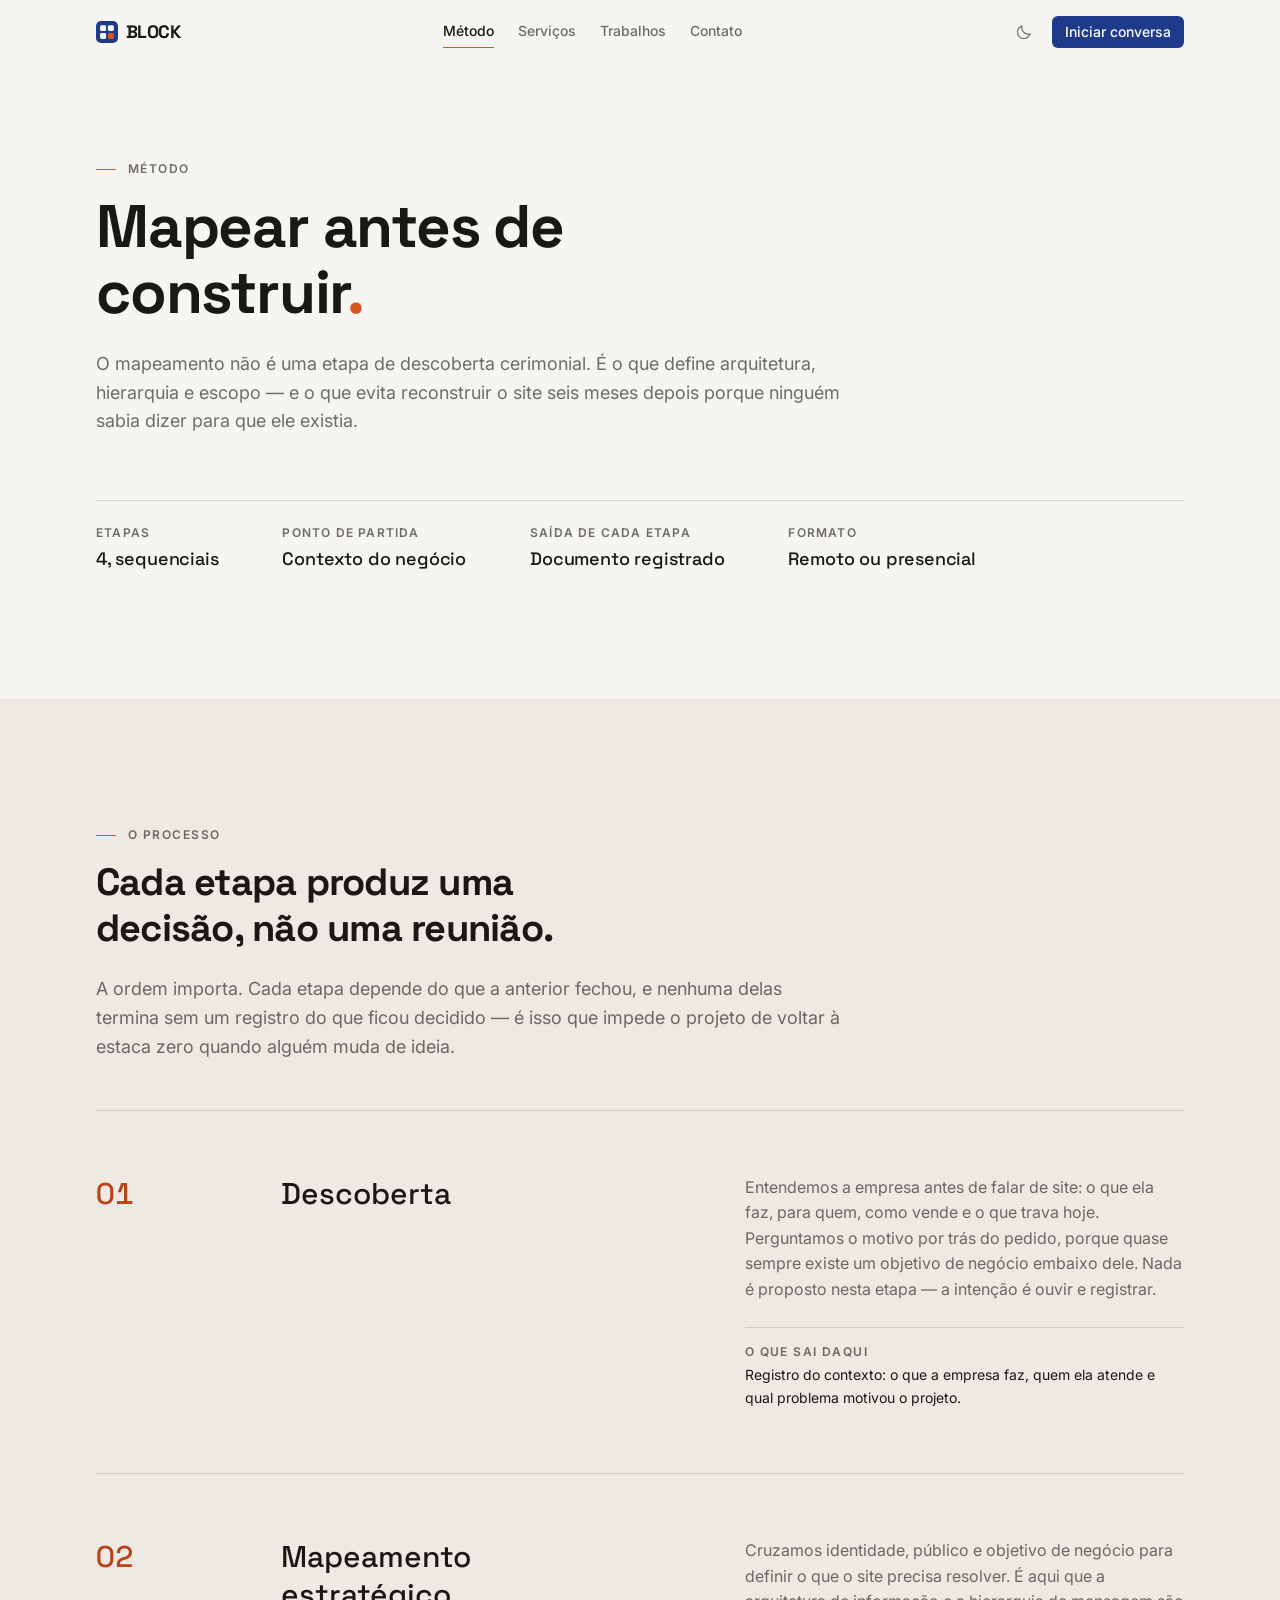
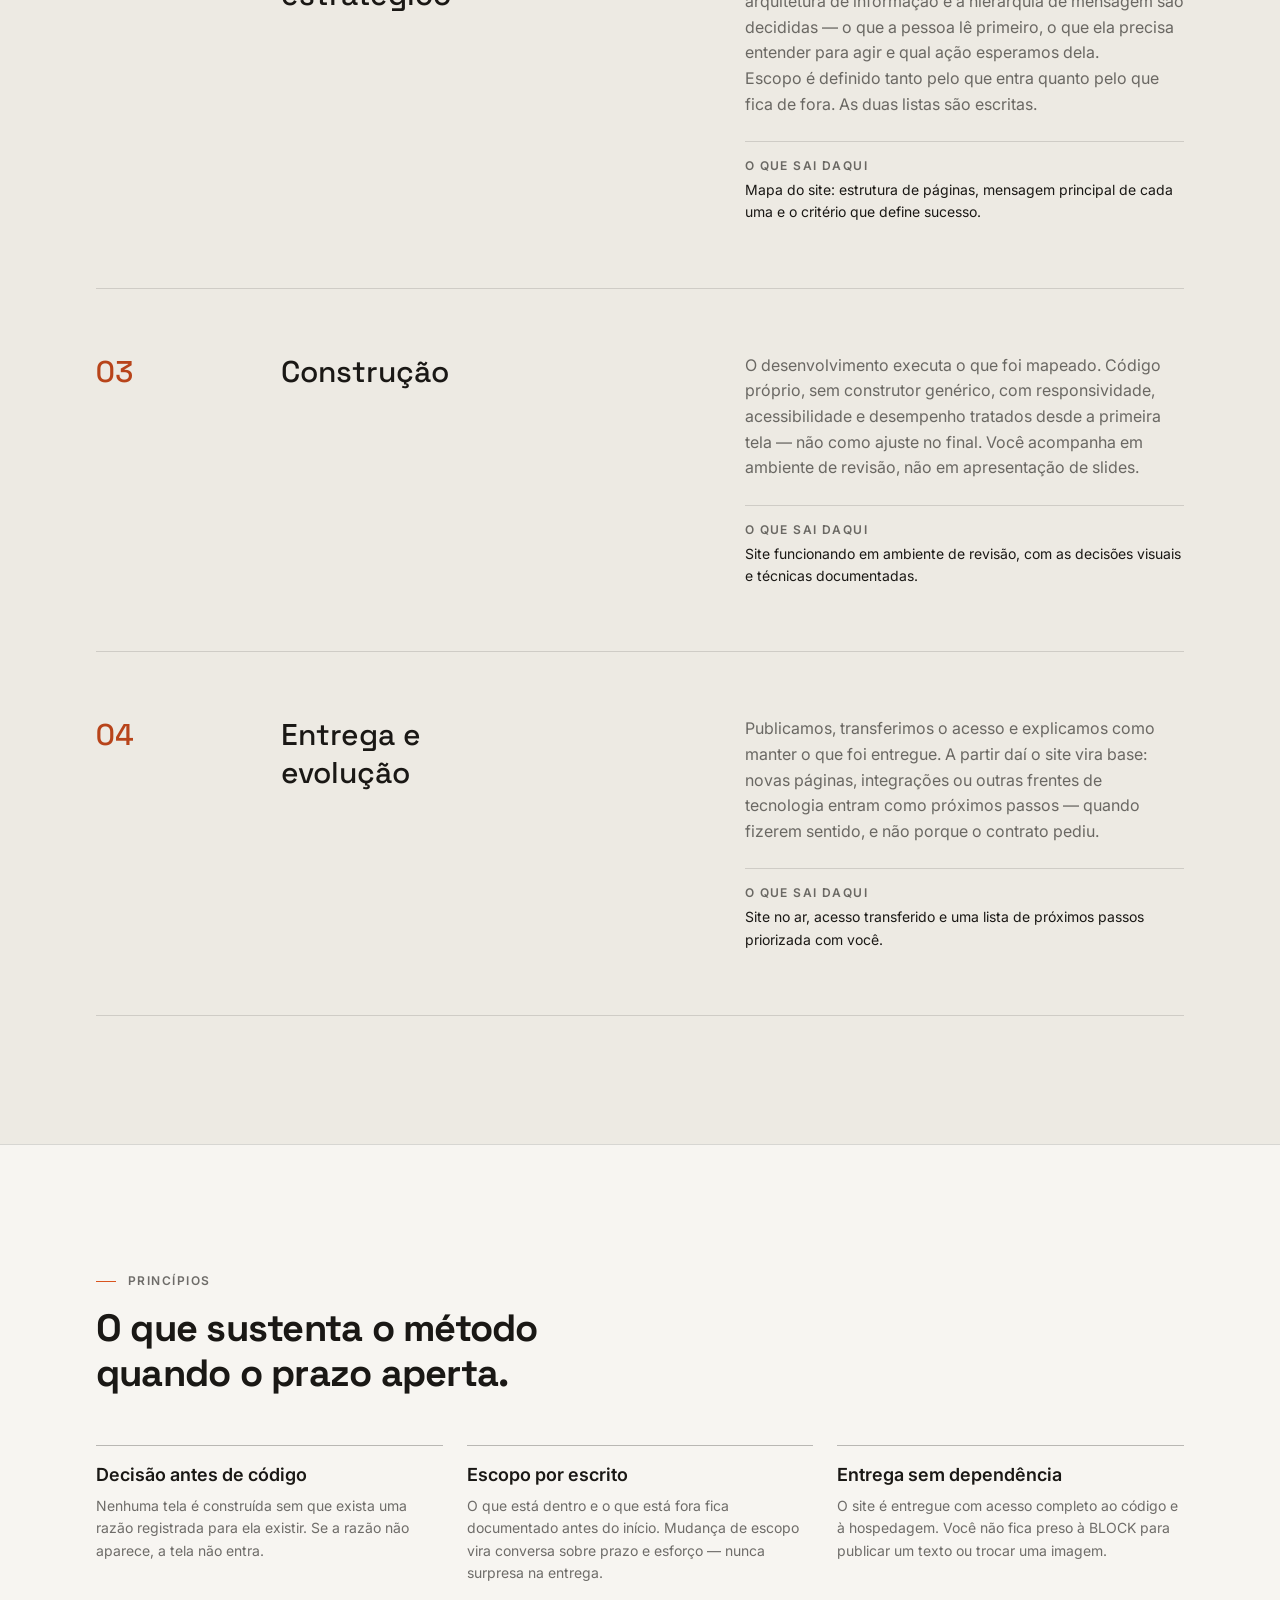
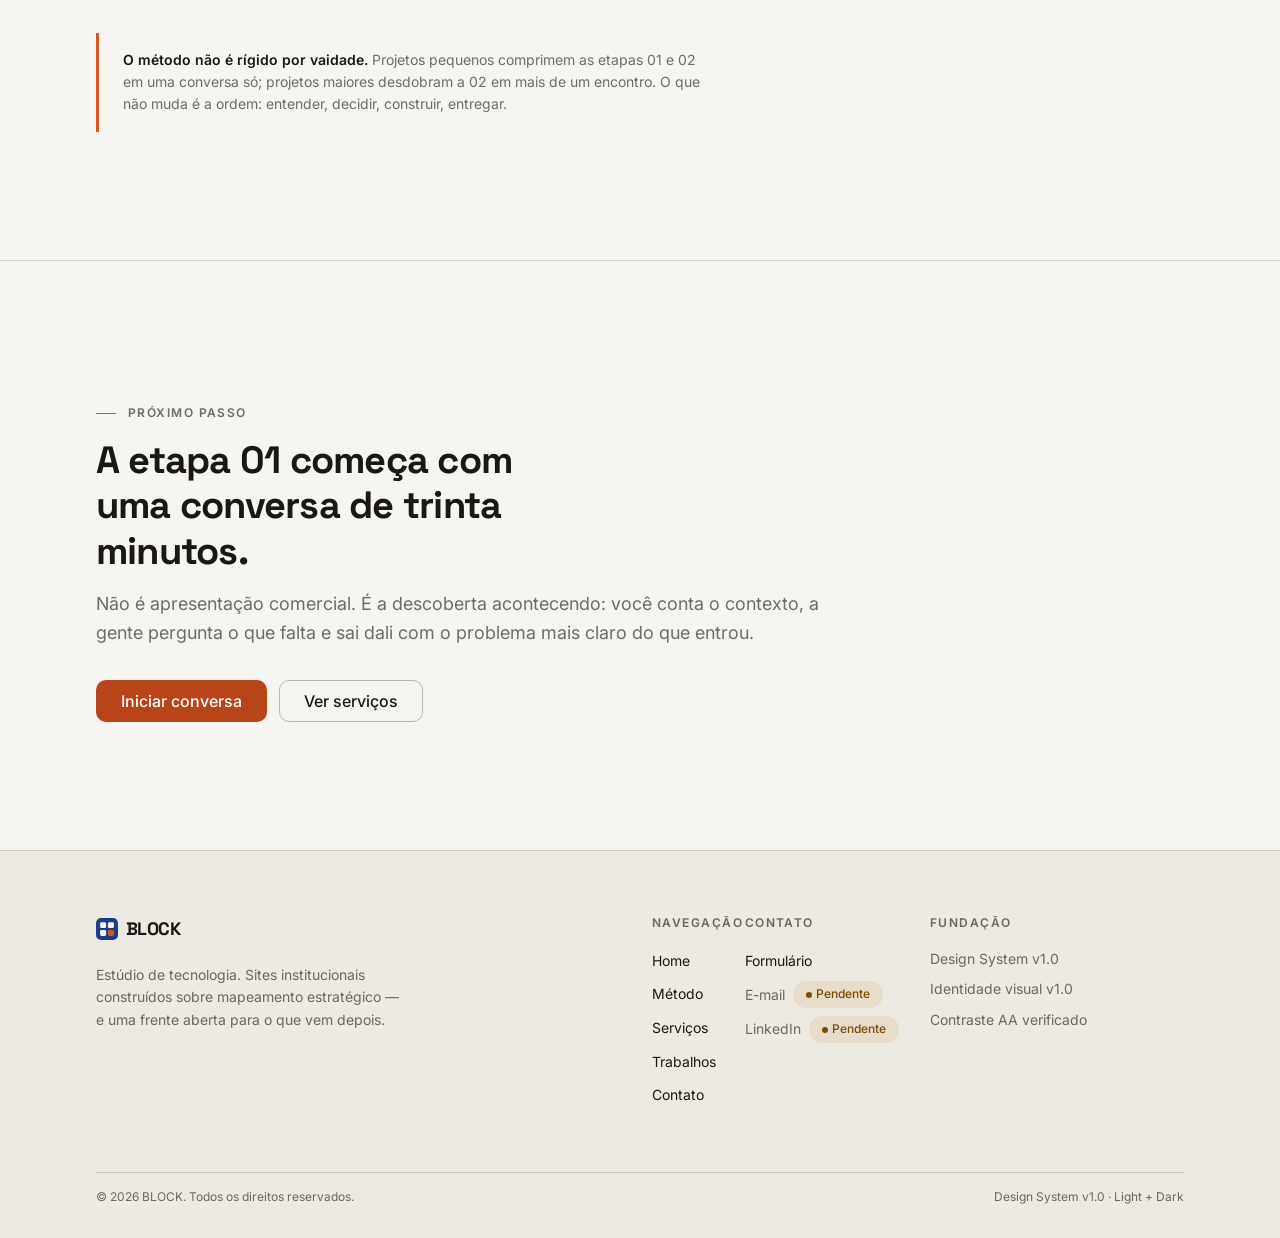
<file: metodo.html>
<!DOCTYPE html>
<html lang="pt-BR">
<head>
<meta charset="utf-8">
<meta name="viewport" content="width=device-width, initial-scale=1">
<title>Método — BLOCK</title>
<meta name="description" content="Quatro etapas sequenciais: descoberta, mapeamento estratégico, construção e entrega. Cada uma produz uma decisão registrada, não uma reunião.">
<meta name="theme-color" content="#F7F5F1" media="(prefers-color-scheme: light)">
<meta name="theme-color" content="#141311" media="(prefers-color-scheme: dark)">
<meta property="og:type" content="website">
<meta property="og:site_name" content="BLOCK">
<meta property="og:locale" content="pt_BR">
<meta property="og:title" content="Método — BLOCK">
<meta property="og:description" content="Quatro etapas sequenciais: descoberta, mapeamento estratégico, construção e entrega. Cada uma produz uma decisão registrada, não uma reunião.">
<link rel="icon" href="assets/img/favicon.svg" type="image/svg+xml">
<link rel="preconnect" href="https://fonts.googleapis.com">
<link rel="preconnect" href="https://fonts.gstatic.com" crossorigin>
<link href="https://fonts.googleapis.com/css2?family=Inter:wght@400;500;600&family=Space+Grotesk:wght@500;700&display=swap" rel="stylesheet">
<link rel="stylesheet" href="assets/css/tokens.css">
<link rel="stylesheet" href="assets/css/system.css">
<link rel="stylesheet" href="assets/css/site.css">
<script>
/* Tema aplicado antes da primeira pintura — evita flash de tema errado. */
(function(){try{var s=localStorage.getItem("block:theme"),m=window.matchMedia&&window.matchMedia("(prefers-color-scheme: dark)").matches;document.documentElement.setAttribute("data-theme",s||(m?"dark":"light"));}catch(e){}document.documentElement.classList.add("has-js");})();
</script>
<script src="assets/js/site.js" defer></script>
</head>
<body>

<a class="skip-link" href="#conteudo">Ir para o conteúdo</a>

<!-- ===================== NAVBAR ===================== -->
<header class="navbar">
  <div class="wrap navbar__inner">
    <a class="wordmark" href="index.html" aria-label="BLOCK — página inicial">
      <svg class="wordmark__mark" viewBox="0 0 48 48" aria-hidden="true" focusable="false">
        <rect class="tile" width="48" height="48" rx="11"/>
        <rect class="unit" x="9" y="9" width="13" height="13" rx="3"/>
        <rect class="unit" x="26" y="9" width="13" height="13" rx="3"/>
        <rect class="unit" x="9" y="26" width="13" height="13" rx="3"/>
        <rect class="unit unit--accent" x="26" y="26" width="13" height="13" rx="3"/>
      </svg>
      BLOCK
    </a>

    <nav class="navbar__links" aria-label="Navegação principal">
      <a href="metodo.html" aria-current="page">Método</a>
      <a href="servicos.html">Serviços</a>
      <a href="trabalhos.html">Trabalhos</a>
      <a href="contato.html">Contato</a>
    </nav>

    <div class="navbar__actions">
      <button type="button" class="btn btn--ghost btn--icon theme-toggle" data-theme-toggle aria-label="Ativar modo escuro" aria-pressed="false">
        <svg class="i-moon" viewBox="0 0 24 24" aria-hidden="true" focusable="false"><path d="M20 14.5A8.5 8.5 0 0 1 9.5 4a8.5 8.5 0 1 0 10.5 10.5z"/></svg>
        <svg class="i-sun" viewBox="0 0 24 24" aria-hidden="true" focusable="false"><circle cx="12" cy="12" r="4"/><path d="M12 2v2M12 20v2M4.9 4.9l1.4 1.4M17.7 17.7l1.4 1.4M2 12h2M20 12h2M4.9 19.1l1.4-1.4M17.7 6.3l1.4-1.4"/></svg>
      </button>
      <button type="button" class="btn btn--ghost btn--icon navbar__toggle" data-drawer-open aria-controls="drawer" aria-expanded="false" aria-label="Abrir menu de navegação">
        <svg viewBox="0 0 24 24" aria-hidden="true" focusable="false"><path d="M4 7h16M4 12h16M4 17h16"/></svg>
      </button>
      <a class="btn btn--primary btn--sm navbar__cta" href="contato.html">Iniciar conversa</a>
    </div>
  </div>
</header>

<!-- ===================== DRAWER MOBILE ===================== -->
<div class="drawer" id="drawer" data-open="false" aria-hidden="true">
  <div class="drawer__scrim" data-drawer-close aria-hidden="true"></div>
  <div class="drawer__panel" role="dialog" aria-modal="true" aria-label="Menu de navegação">
    <div class="drawer__head">
      <span class="wordmark" aria-hidden="true">BLOCK</span>
      <button type="button" class="btn btn--ghost btn--icon" data-drawer-close aria-label="Fechar menu de navegação">
        <svg viewBox="0 0 24 24" aria-hidden="true" focusable="false"><path d="M6 6l12 12M18 6L6 18"/></svg>
      </button>
    </div>
    <nav class="drawer__links" aria-label="Navegação principal — versão mobile">
      <a href="index.html">Home</a>
      <a href="metodo.html" aria-current="page">Método</a>
      <a href="servicos.html">Serviços</a>
      <a href="trabalhos.html">Trabalhos</a>
      <a href="contato.html">Contato</a>
    </nav>
    <a class="btn btn--primary btn--block drawer__cta" href="contato.html">Iniciar conversa</a>
  </div>
</div>

<main id="conteudo">

  <!-- ===================== HERO ===================== -->
  <section class="hero">
    <div class="wrap">
      <p class="eyebrow">Método</p>
      <h1 class="t-display hero__title">Mapear antes de construir<span class="dot">.</span></h1>
      <p class="t-lead hero__lead">O mapeamento não é uma etapa de descoberta cerimonial. É o que define arquitetura, hierarquia e escopo — e o que evita reconstruir o site seis meses depois porque ninguém sabia dizer para que ele existia.</p>

      <div class="metarow">
        <div>Etapas<b>4, sequenciais</b></div>
        <div>Ponto de partida<b>Contexto do negócio</b></div>
        <div>Saída de cada etapa<b>Documento registrado</b></div>
        <div>Formato<b>Remoto ou presencial</b></div>
      </div>
    </div>
  </section>

  <!-- ===================== ETAPAS ===================== -->
  <section class="section section--sunken" aria-labelledby="etapas-titulo">
    <div class="wrap">
      <div class="reveal">
        <p class="eyebrow">O processo</p>
        <h2 id="etapas-titulo" class="measure-title">Cada etapa produz uma decisão, não uma reunião.</h2>
        <p class="t-lead mt-lg">A ordem importa. Cada etapa depende do que a anterior fechou, e nenhuma delas termina sem um registro do que ficou decidido — é isso que impede o projeto de voltar à estaca zero quando alguém muda de ideia.</p>
      </div>

      <div class="steps mt-2xl">
        <article class="step reveal">
          <div class="step__index"><span>01</span></div>
          <div class="step__title"><h3>Descoberta</h3></div>
          <div class="step__body">
            <p>Entendemos a empresa antes de falar de site: o que ela faz, para quem, como vende e o que trava hoje. Perguntamos o motivo por trás do pedido, porque quase sempre existe um objetivo de negócio embaixo dele. Nada é proposto nesta etapa — a intenção é ouvir e registrar.</p>
            <dl class="step__out">
              <dt>O que sai daqui</dt>
              <dd>Registro do contexto: o que a empresa faz, quem ela atende e qual problema motivou o projeto.</dd>
            </dl>
          </div>
        </article>

        <article class="step reveal">
          <div class="step__index"><span>02</span></div>
          <div class="step__title"><h3>Mapeamento estratégico</h3></div>
          <div class="step__body">
            <p>Cruzamos identidade, público e objetivo de negócio para definir o que o site precisa resolver. É aqui que a arquitetura de informação e a hierarquia de mensagem são decididas — o que a pessoa lê primeiro, o que ela precisa entender para agir e qual ação esperamos dela.</p>
            <p>Escopo é definido tanto pelo que entra quanto pelo que fica de fora. As duas listas são escritas.</p>
            <dl class="step__out">
              <dt>O que sai daqui</dt>
              <dd>Mapa do site: estrutura de páginas, mensagem principal de cada uma e o critério que define sucesso.</dd>
            </dl>
          </div>
        </article>

        <article class="step reveal">
          <div class="step__index"><span>03</span></div>
          <div class="step__title"><h3>Construção</h3></div>
          <div class="step__body">
            <p>O desenvolvimento executa o que foi mapeado. Código próprio, sem construtor genérico, com responsividade, acessibilidade e desempenho tratados desde a primeira tela — não como ajuste no final. Você acompanha em ambiente de revisão, não em apresentação de slides.</p>
            <dl class="step__out">
              <dt>O que sai daqui</dt>
              <dd>Site funcionando em ambiente de revisão, com as decisões visuais e técnicas documentadas.</dd>
            </dl>
          </div>
        </article>

        <article class="step reveal">
          <div class="step__index"><span>04</span></div>
          <div class="step__title"><h3>Entrega e evolução</h3></div>
          <div class="step__body">
            <p>Publicamos, transferimos o acesso e explicamos como manter o que foi entregue. A partir daí o site vira base: novas páginas, integrações ou outras frentes de tecnologia entram como próximos passos — quando fizerem sentido, e não porque o contrato pediu.</p>
            <dl class="step__out">
              <dt>O que sai daqui</dt>
              <dd>Site no ar, acesso transferido e uma lista de próximos passos priorizada com você.</dd>
            </dl>
          </div>
        </article>
      </div>
    </div>
  </section>

  <!-- ===================== PRINCÍPIOS ===================== -->
  <section class="section" aria-labelledby="principios-titulo">
    <div class="wrap">
      <div class="reveal">
        <p class="eyebrow">Princípios</p>
        <h2 id="principios-titulo" class="measure-title">O que sustenta o método quando o prazo aperta.</h2>
      </div>

      <div class="feature-grid reveal mt-2xl">
        <div class="feature">
          <h3>Decisão antes de código</h3>
          <p>Nenhuma tela é construída sem que exista uma razão registrada para ela existir. Se a razão não aparece, a tela não entra.</p>
        </div>
        <div class="feature">
          <h3>Escopo por escrito</h3>
          <p>O que está dentro e o que está fora fica documentado antes do início. Mudança de escopo vira conversa sobre prazo e esforço — nunca surpresa na entrega.</p>
        </div>
        <div class="feature">
          <h3>Entrega sem dependência</h3>
          <p>O site é entregue com acesso completo ao código e à hospedagem. Você não fica preso à BLOCK para publicar um texto ou trocar uma imagem.</p>
        </div>
      </div>

      <div class="callout mt-2xl reveal">
        <strong>O método não é rígido por vaidade.</strong> Projetos pequenos comprimem as etapas 01 e 02 em uma conversa só; projetos maiores desdobram a 02 em mais de um encontro. O que não muda é a ordem: entender, decidir, construir, entregar.
      </div>
    </div>
  </section>

  <!-- ===================== CTA ===================== -->
  <section class="cta reveal" aria-labelledby="cta-titulo">
    <div class="wrap">
      <p class="eyebrow">Próximo passo</p>
      <h2 id="cta-titulo">A etapa 01 começa com uma conversa de trinta minutos.</h2>
      <p class="t-lead">Não é apresentação comercial. É a descoberta acontecendo: você conta o contexto, a gente pergunta o que falta e sai dali com o problema mais claro do que entrou.</p>
      <div class="actions">
        <a class="btn btn--accent btn--lg" href="contato.html">Iniciar conversa</a>
        <a class="btn btn--secondary btn--lg" href="servicos.html">Ver serviços</a>
      </div>
    </div>
  </section>

</main>

<!-- ===================== FOOTER ===================== -->
<footer class="footer">
  <div class="wrap">
    <div class="footer__grid">
      <div class="footer__brand">
        <span class="wordmark">
          <svg class="wordmark__mark" viewBox="0 0 48 48" aria-hidden="true" focusable="false">
            <rect class="tile" width="48" height="48" rx="11"/>
            <rect class="unit" x="9" y="9" width="13" height="13" rx="3"/>
            <rect class="unit" x="26" y="9" width="13" height="13" rx="3"/>
            <rect class="unit" x="9" y="26" width="13" height="13" rx="3"/>
            <rect class="unit unit--accent" x="26" y="26" width="13" height="13" rx="3"/>
          </svg>
          BLOCK
        </span>
        <p>Estúdio de tecnologia. Sites institucionais construídos sobre mapeamento estratégico — e uma frente aberta para o que vem depois.</p>
      </div>

      <div class="footer__col">
        <h2>Navegação</h2>
        <ul>
          <li><a href="index.html">Home</a></li>
          <li><a href="metodo.html">Método</a></li>
          <li><a href="servicos.html">Serviços</a></li>
          <li><a href="trabalhos.html">Trabalhos</a></li>
          <li><a href="contato.html">Contato</a></li>
        </ul>
      </div>

      <div class="footer__col">
        <h2>Contato</h2>
        <ul>
          <li><a href="contato.html">Formulário</a></li>
          <li><span class="pending">E-mail <span class="badge badge--warning">Pendente</span></span></li>
          <li><span class="pending">LinkedIn <span class="badge badge--warning">Pendente</span></span></li>
        </ul>
      </div>

      <div class="footer__col">
        <h2>Fundação</h2>
        <ul>
          <li><span class="pending">Design System v1.0</span></li>
          <li><span class="pending">Identidade visual v1.0</span></li>
          <li><span class="pending">Contraste AA verificado</span></li>
        </ul>
      </div>
    </div>

    <div class="footer__bar">
      <span>&copy; <span data-year>2026</span> BLOCK. Todos os direitos reservados.</span>
      <span>Design System v1.0 &middot; Light + Dark</span>
    </div>
  </div>
</footer>

</body>
</html>
</file>
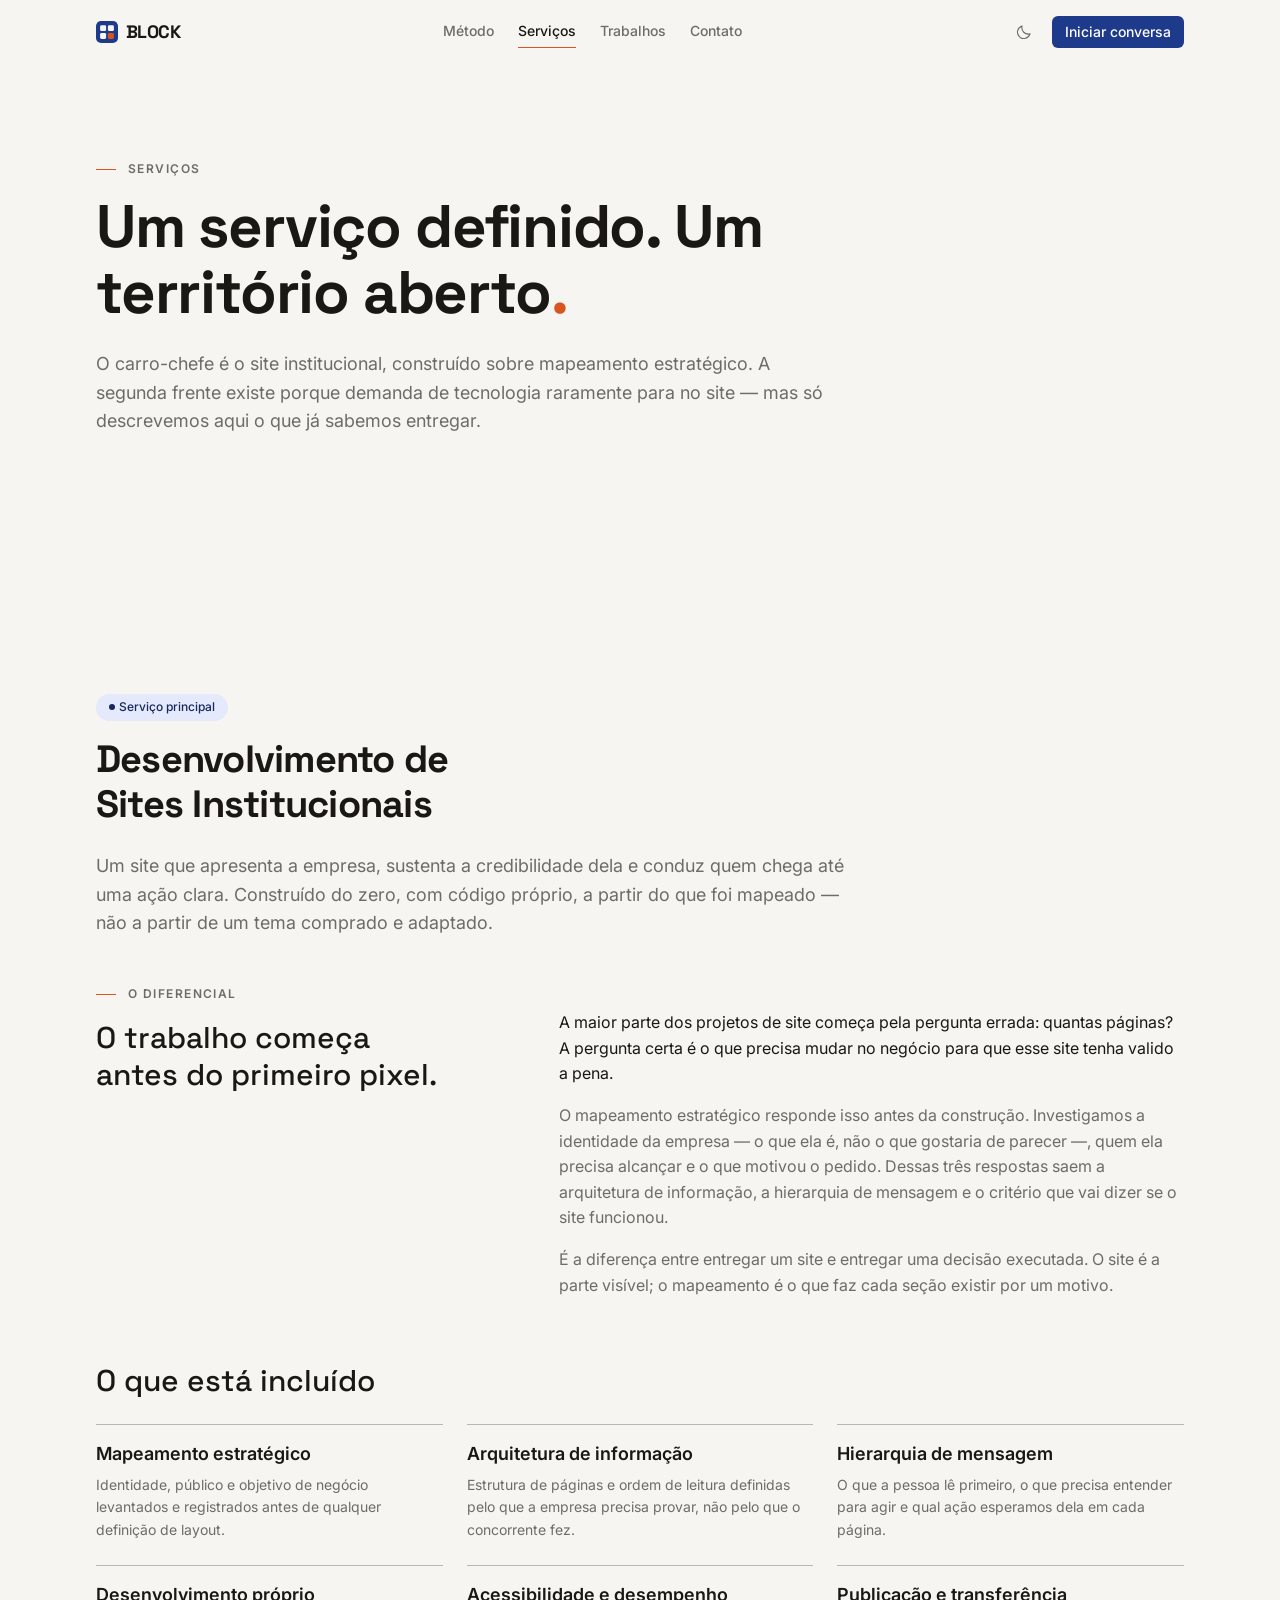
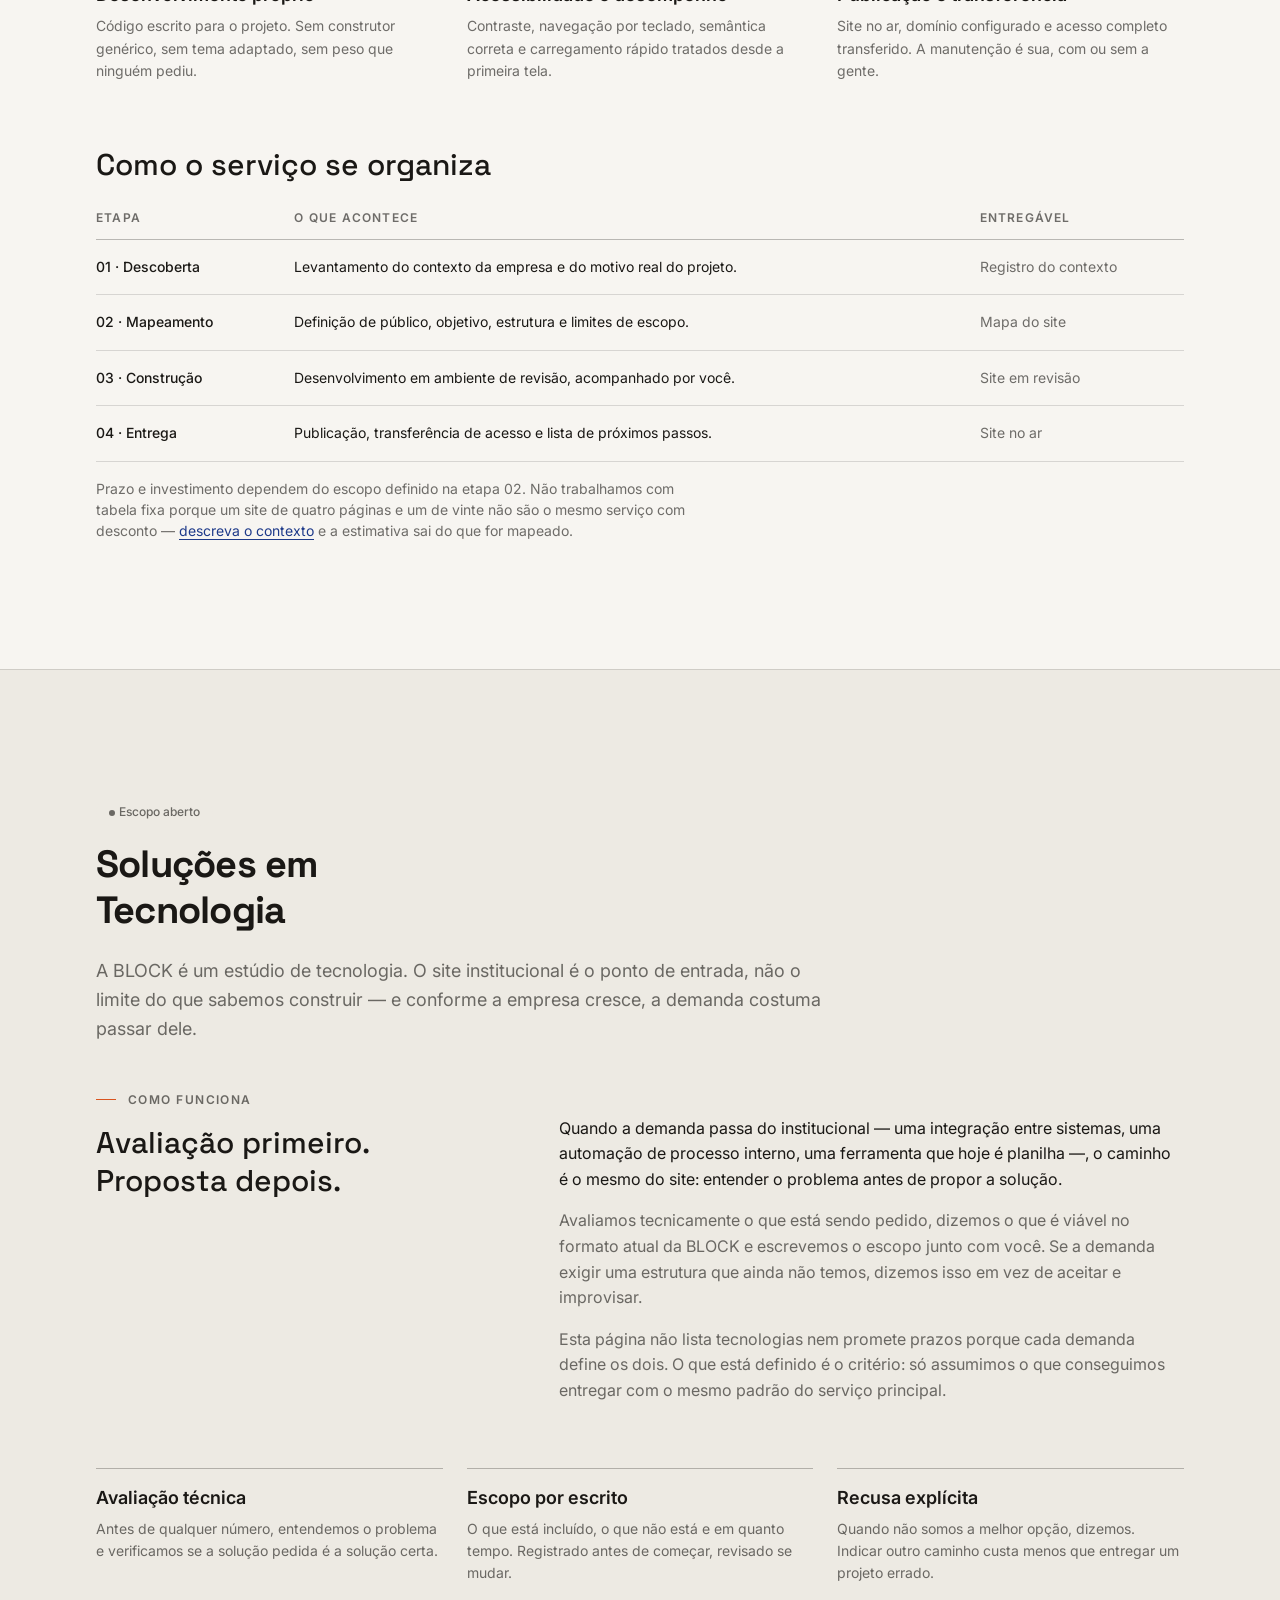
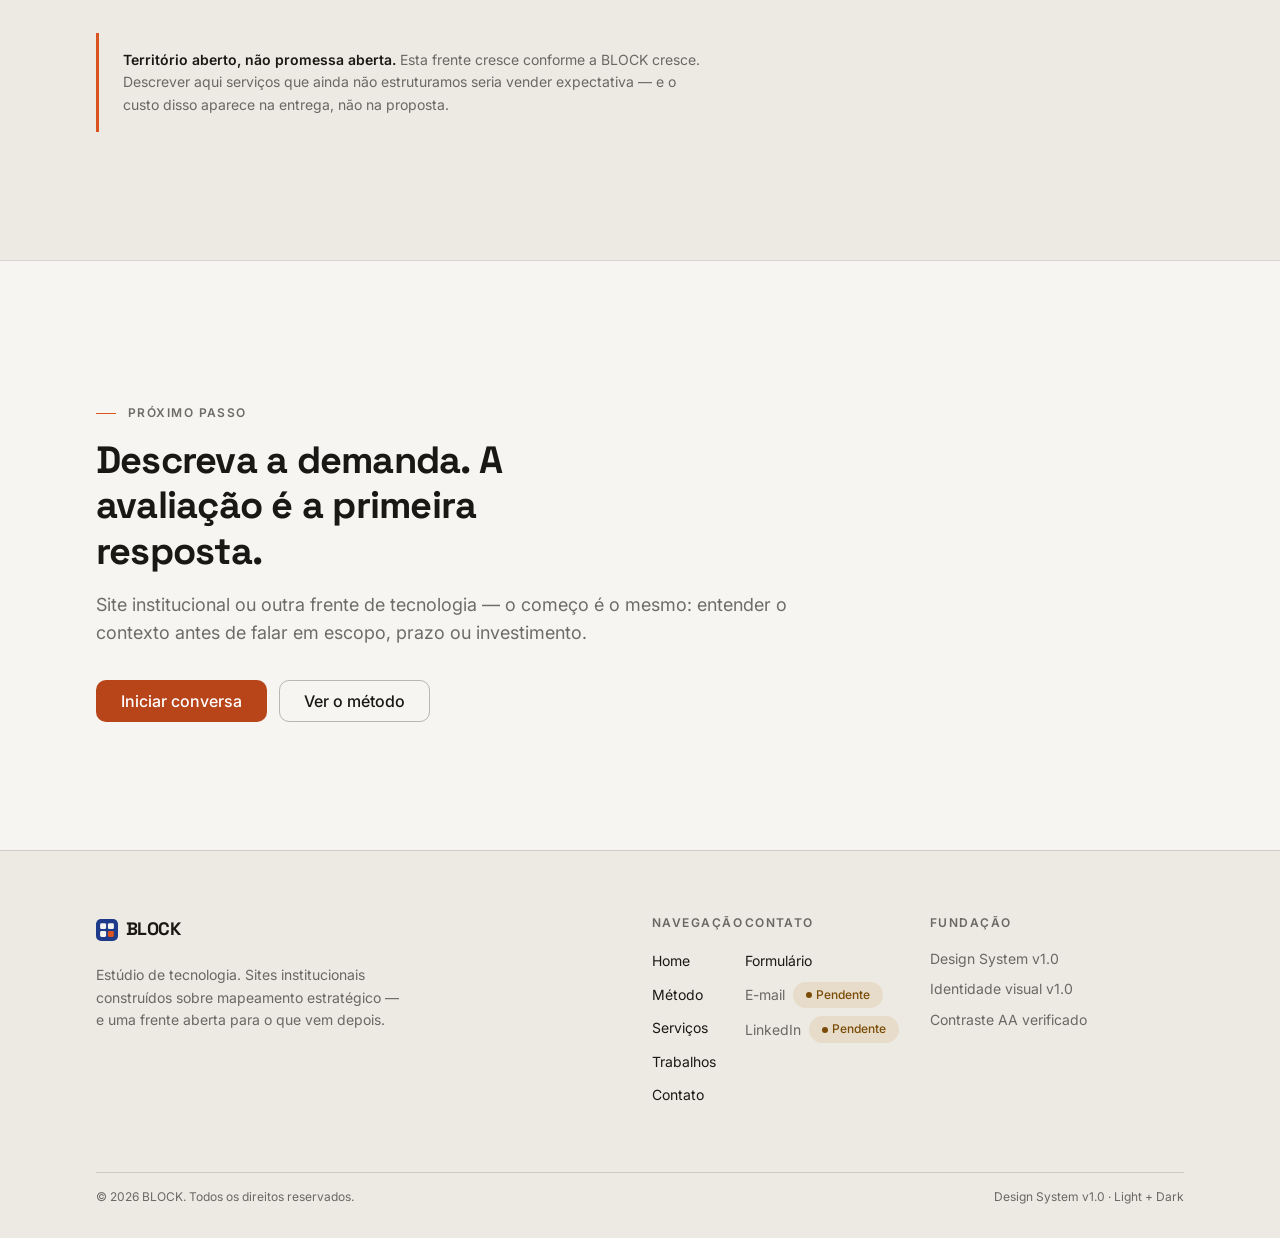
<file: servicos.html>
<!DOCTYPE html>
<html lang="pt-BR">
<head>
<meta charset="utf-8">
<meta name="viewport" content="width=device-width, initial-scale=1">
<title>Serviços — BLOCK</title>
<meta name="description" content="Desenvolvimento de sites institucionais construídos sobre mapeamento estratégico, e uma frente aberta de soluções em tecnologia avaliadas caso a caso.">
<meta name="theme-color" content="#F7F5F1" media="(prefers-color-scheme: light)">
<meta name="theme-color" content="#141311" media="(prefers-color-scheme: dark)">
<meta property="og:type" content="website">
<meta property="og:site_name" content="BLOCK">
<meta property="og:locale" content="pt_BR">
<meta property="og:title" content="Serviços — BLOCK">
<meta property="og:description" content="Desenvolvimento de sites institucionais construídos sobre mapeamento estratégico, e uma frente aberta de soluções em tecnologia avaliadas caso a caso.">
<link rel="icon" href="assets/img/favicon.svg" type="image/svg+xml">
<link rel="preconnect" href="https://fonts.googleapis.com">
<link rel="preconnect" href="https://fonts.gstatic.com" crossorigin>
<link href="https://fonts.googleapis.com/css2?family=Inter:wght@400;500;600&family=Space+Grotesk:wght@500;700&display=swap" rel="stylesheet">
<link rel="stylesheet" href="assets/css/tokens.css">
<link rel="stylesheet" href="assets/css/system.css">
<link rel="stylesheet" href="assets/css/site.css">
<script>
/* Tema aplicado antes da primeira pintura — evita flash de tema errado. */
(function(){try{var s=localStorage.getItem("block:theme"),m=window.matchMedia&&window.matchMedia("(prefers-color-scheme: dark)").matches;document.documentElement.setAttribute("data-theme",s||(m?"dark":"light"));}catch(e){}document.documentElement.classList.add("has-js");})();
</script>
<script src="assets/js/site.js" defer></script>
</head>
<body>

<a class="skip-link" href="#conteudo">Ir para o conteúdo</a>

<!-- ===================== NAVBAR ===================== -->
<header class="navbar">
  <div class="wrap navbar__inner">
    <a class="wordmark" href="index.html" aria-label="BLOCK — página inicial">
      <svg class="wordmark__mark" viewBox="0 0 48 48" aria-hidden="true" focusable="false">
        <rect class="tile" width="48" height="48" rx="11"/>
        <rect class="unit" x="9" y="9" width="13" height="13" rx="3"/>
        <rect class="unit" x="26" y="9" width="13" height="13" rx="3"/>
        <rect class="unit" x="9" y="26" width="13" height="13" rx="3"/>
        <rect class="unit unit--accent" x="26" y="26" width="13" height="13" rx="3"/>
      </svg>
      BLOCK
    </a>

    <nav class="navbar__links" aria-label="Navegação principal">
      <a href="metodo.html">Método</a>
      <a href="servicos.html" aria-current="page">Serviços</a>
      <a href="trabalhos.html">Trabalhos</a>
      <a href="contato.html">Contato</a>
    </nav>

    <div class="navbar__actions">
      <button type="button" class="btn btn--ghost btn--icon theme-toggle" data-theme-toggle aria-label="Ativar modo escuro" aria-pressed="false">
        <svg class="i-moon" viewBox="0 0 24 24" aria-hidden="true" focusable="false"><path d="M20 14.5A8.5 8.5 0 0 1 9.5 4a8.5 8.5 0 1 0 10.5 10.5z"/></svg>
        <svg class="i-sun" viewBox="0 0 24 24" aria-hidden="true" focusable="false"><circle cx="12" cy="12" r="4"/><path d="M12 2v2M12 20v2M4.9 4.9l1.4 1.4M17.7 17.7l1.4 1.4M2 12h2M20 12h2M4.9 19.1l1.4-1.4M17.7 6.3l1.4-1.4"/></svg>
      </button>
      <button type="button" class="btn btn--ghost btn--icon navbar__toggle" data-drawer-open aria-controls="drawer" aria-expanded="false" aria-label="Abrir menu de navegação">
        <svg viewBox="0 0 24 24" aria-hidden="true" focusable="false"><path d="M4 7h16M4 12h16M4 17h16"/></svg>
      </button>
      <a class="btn btn--primary btn--sm navbar__cta" href="contato.html">Iniciar conversa</a>
    </div>
  </div>
</header>

<!-- ===================== DRAWER MOBILE ===================== -->
<div class="drawer" id="drawer" data-open="false" aria-hidden="true">
  <div class="drawer__scrim" data-drawer-close aria-hidden="true"></div>
  <div class="drawer__panel" role="dialog" aria-modal="true" aria-label="Menu de navegação">
    <div class="drawer__head">
      <span class="wordmark" aria-hidden="true">BLOCK</span>
      <button type="button" class="btn btn--ghost btn--icon" data-drawer-close aria-label="Fechar menu de navegação">
        <svg viewBox="0 0 24 24" aria-hidden="true" focusable="false"><path d="M6 6l12 12M18 6L6 18"/></svg>
      </button>
    </div>
    <nav class="drawer__links" aria-label="Navegação principal — versão mobile">
      <a href="index.html">Home</a>
      <a href="metodo.html">Método</a>
      <a href="servicos.html" aria-current="page">Serviços</a>
      <a href="trabalhos.html">Trabalhos</a>
      <a href="contato.html">Contato</a>
    </nav>
    <a class="btn btn--primary btn--block drawer__cta" href="contato.html">Iniciar conversa</a>
  </div>
</div>

<main id="conteudo">

  <!-- ===================== HERO ===================== -->
  <section class="hero">
    <div class="wrap">
      <p class="eyebrow">Serviços</p>
      <h1 class="t-display hero__title">Um serviço definido. Um território aberto<span class="dot">.</span></h1>
      <p class="t-lead hero__lead">O carro-chefe é o site institucional, construído sobre mapeamento estratégico. A segunda frente existe porque demanda de tecnologia raramente para no site — mas só descrevemos aqui o que já sabemos entregar.</p>
    </div>
  </section>

  <!-- ===================== SERVIÇO 01 ===================== -->
  <section class="section" id="sites-institucionais" aria-labelledby="servico-01-titulo">
    <div class="wrap">
      <div class="service__head reveal">
        <span class="badge badge--info">Serviço principal</span>
        <h2 id="servico-01-titulo" class="measure-title mt-md">Desenvolvimento de Sites Institucionais</h2>
        <p class="t-lead mt-lg">Um site que apresenta a empresa, sustenta a credibilidade dela e conduz quem chega até uma ação clara. Construído do zero, com código próprio, a partir do que foi mapeado — não a partir de um tema comprado e adaptado.</p>
      </div>

      <div class="split reveal">
        <div class="split__aside">
          <p class="eyebrow">O diferencial</p>
          <h3 class="measure-title">O trabalho começa antes do primeiro pixel.</h3>
        </div>
        <div class="split__main argument__body">
          <p class="t-body">A maior parte dos projetos de site começa pela pergunta errada: quantas páginas? A pergunta certa é o que precisa mudar no negócio para que esse site tenha valido a pena.</p>
          <p>O mapeamento estratégico responde isso antes da construção. Investigamos a identidade da empresa — o que ela é, não o que gostaria de parecer —, quem ela precisa alcançar e o que motivou o pedido. Dessas três respostas saem a arquitetura de informação, a hierarquia de mensagem e o critério que vai dizer se o site funcionou.</p>
          <p>É a diferença entre entregar um site e entregar uma decisão executada. O site é a parte visível; o mapeamento é o que faz cada seção existir por um motivo.</p>
        </div>
      </div>

      <div class="reveal mt-3xl">
        <h3>O que está incluído</h3>
        <div class="feature-grid mt-lg">
          <div class="feature">
            <h4>Mapeamento estratégico</h4>
            <p>Identidade, público e objetivo de negócio levantados e registrados antes de qualquer definição de layout.</p>
          </div>
          <div class="feature">
            <h4>Arquitetura de informação</h4>
            <p>Estrutura de páginas e ordem de leitura definidas pelo que a empresa precisa provar, não pelo que o concorrente fez.</p>
          </div>
          <div class="feature">
            <h4>Hierarquia de mensagem</h4>
            <p>O que a pessoa lê primeiro, o que precisa entender para agir e qual ação esperamos dela em cada página.</p>
          </div>
          <div class="feature">
            <h4>Desenvolvimento próprio</h4>
            <p>Código escrito para o projeto. Sem construtor genérico, sem tema adaptado, sem peso que ninguém pediu.</p>
          </div>
          <div class="feature">
            <h4>Acessibilidade e desempenho</h4>
            <p>Contraste, navegação por teclado, semântica correta e carregamento rápido tratados desde a primeira tela.</p>
          </div>
          <div class="feature">
            <h4>Publicação e transferência</h4>
            <p>Site no ar, domínio configurado e acesso completo transferido. A manutenção é sua, com ou sem a gente.</p>
          </div>
        </div>
      </div>

      <div class="reveal mt-3xl">
        <h3>Como o serviço se organiza</h3>
        <div class="table-scroll mt-lg">
          <table class="table-plain">
            <caption class="sr-only">Etapas do serviço de desenvolvimento de sites institucionais e o entregável de cada uma</caption>
            <thead>
              <tr><th scope="col">Etapa</th><th scope="col">O que acontece</th><th scope="col">Entregável</th></tr>
            </thead>
            <tbody>
              <tr>
                <td>01 · Descoberta</td>
                <td>Levantamento do contexto da empresa e do motivo real do projeto.</td>
                <td>Registro do contexto</td>
              </tr>
              <tr>
                <td>02 · Mapeamento</td>
                <td>Definição de público, objetivo, estrutura e limites de escopo.</td>
                <td>Mapa do site</td>
              </tr>
              <tr>
                <td>03 · Construção</td>
                <td>Desenvolvimento em ambiente de revisão, acompanhado por você.</td>
                <td>Site em revisão</td>
              </tr>
              <tr>
                <td>04 · Entrega</td>
                <td>Publicação, transferência de acesso e lista de próximos passos.</td>
                <td>Site no ar</td>
              </tr>
            </tbody>
          </table>
        </div>
        <p class="t-sm mt-md">Prazo e investimento dependem do escopo definido na etapa 02. Não trabalhamos com tabela fixa porque um site de quatro páginas e um de vinte não são o mesmo serviço com desconto — <a href="contato.html">descreva o contexto</a> e a estimativa sai do que for mapeado.</p>
      </div>
    </div>
  </section>

  <!-- ===================== SERVIÇO 02 ===================== -->
  <section class="section section--sunken" id="solucoes-tecnologia" aria-labelledby="servico-02-titulo">
    <div class="wrap">
      <div class="service__head reveal">
        <span class="badge badge--neutral">Escopo aberto</span>
        <h2 id="servico-02-titulo" class="measure-title mt-md">Soluções em Tecnologia</h2>
        <p class="t-lead mt-lg">A BLOCK é um estúdio de tecnologia. O site institucional é o ponto de entrada, não o limite do que sabemos construir — e conforme a empresa cresce, a demanda costuma passar dele.</p>
      </div>

      <div class="split reveal">
        <div class="split__aside">
          <p class="eyebrow">Como funciona</p>
          <h3 class="measure-title">Avaliação primeiro. Proposta depois.</h3>
        </div>
        <div class="split__main argument__body">
          <p class="t-body">Quando a demanda passa do institucional — uma integração entre sistemas, uma automação de processo interno, uma ferramenta que hoje é planilha —, o caminho é o mesmo do site: entender o problema antes de propor a solução.</p>
          <p>Avaliamos tecnicamente o que está sendo pedido, dizemos o que é viável no formato atual da BLOCK e escrevemos o escopo junto com você. Se a demanda exigir uma estrutura que ainda não temos, dizemos isso em vez de aceitar e improvisar.</p>
          <p>Esta página não lista tecnologias nem promete prazos porque cada demanda define os dois. O que está definido é o critério: só assumimos o que conseguimos entregar com o mesmo padrão do serviço principal.</p>
        </div>
      </div>

      <div class="feature-grid reveal mt-3xl">
        <div class="feature">
          <h3>Avaliação técnica</h3>
          <p>Antes de qualquer número, entendemos o problema e verificamos se a solução pedida é a solução certa.</p>
        </div>
        <div class="feature">
          <h3>Escopo por escrito</h3>
          <p>O que está incluído, o que não está e em quanto tempo. Registrado antes de começar, revisado se mudar.</p>
        </div>
        <div class="feature">
          <h3>Recusa explícita</h3>
          <p>Quando não somos a melhor opção, dizemos. Indicar outro caminho custa menos que entregar um projeto errado.</p>
        </div>
      </div>

      <div class="callout mt-2xl reveal">
        <strong>Território aberto, não promessa aberta.</strong> Esta frente cresce conforme a BLOCK cresce. Descrever aqui serviços que ainda não estruturamos seria vender expectativa — e o custo disso aparece na entrega, não na proposta.
      </div>
    </div>
  </section>

  <!-- ===================== CTA ===================== -->
  <section class="cta reveal" aria-labelledby="cta-titulo">
    <div class="wrap">
      <p class="eyebrow">Próximo passo</p>
      <h2 id="cta-titulo">Descreva a demanda. A avaliação é a primeira resposta.</h2>
      <p class="t-lead">Site institucional ou outra frente de tecnologia — o começo é o mesmo: entender o contexto antes de falar em escopo, prazo ou investimento.</p>
      <div class="actions">
        <a class="btn btn--accent btn--lg" href="contato.html">Iniciar conversa</a>
        <a class="btn btn--secondary btn--lg" href="metodo.html">Ver o método</a>
      </div>
    </div>
  </section>

</main>

<!-- ===================== FOOTER ===================== -->
<footer class="footer">
  <div class="wrap">
    <div class="footer__grid">
      <div class="footer__brand">
        <span class="wordmark">
          <svg class="wordmark__mark" viewBox="0 0 48 48" aria-hidden="true" focusable="false">
            <rect class="tile" width="48" height="48" rx="11"/>
            <rect class="unit" x="9" y="9" width="13" height="13" rx="3"/>
            <rect class="unit" x="26" y="9" width="13" height="13" rx="3"/>
            <rect class="unit" x="9" y="26" width="13" height="13" rx="3"/>
            <rect class="unit unit--accent" x="26" y="26" width="13" height="13" rx="3"/>
          </svg>
          BLOCK
        </span>
        <p>Estúdio de tecnologia. Sites institucionais construídos sobre mapeamento estratégico — e uma frente aberta para o que vem depois.</p>
      </div>

      <div class="footer__col">
        <h2>Navegação</h2>
        <ul>
          <li><a href="index.html">Home</a></li>
          <li><a href="metodo.html">Método</a></li>
          <li><a href="servicos.html">Serviços</a></li>
          <li><a href="trabalhos.html">Trabalhos</a></li>
          <li><a href="contato.html">Contato</a></li>
        </ul>
      </div>

      <div class="footer__col">
        <h2>Contato</h2>
        <ul>
          <li><a href="contato.html">Formulário</a></li>
          <li><span class="pending">E-mail <span class="badge badge--warning">Pendente</span></span></li>
          <li><span class="pending">LinkedIn <span class="badge badge--warning">Pendente</span></span></li>
        </ul>
      </div>

      <div class="footer__col">
        <h2>Fundação</h2>
        <ul>
          <li><span class="pending">Design System v1.0</span></li>
          <li><span class="pending">Identidade visual v1.0</span></li>
          <li><span class="pending">Contraste AA verificado</span></li>
        </ul>
      </div>
    </div>

    <div class="footer__bar">
      <span>&copy; <span data-year>2026</span> BLOCK. Todos os direitos reservados.</span>
      <span>Design System v1.0 &middot; Light + Dark</span>
    </div>
  </div>
</footer>

</body>
</html>
</file>
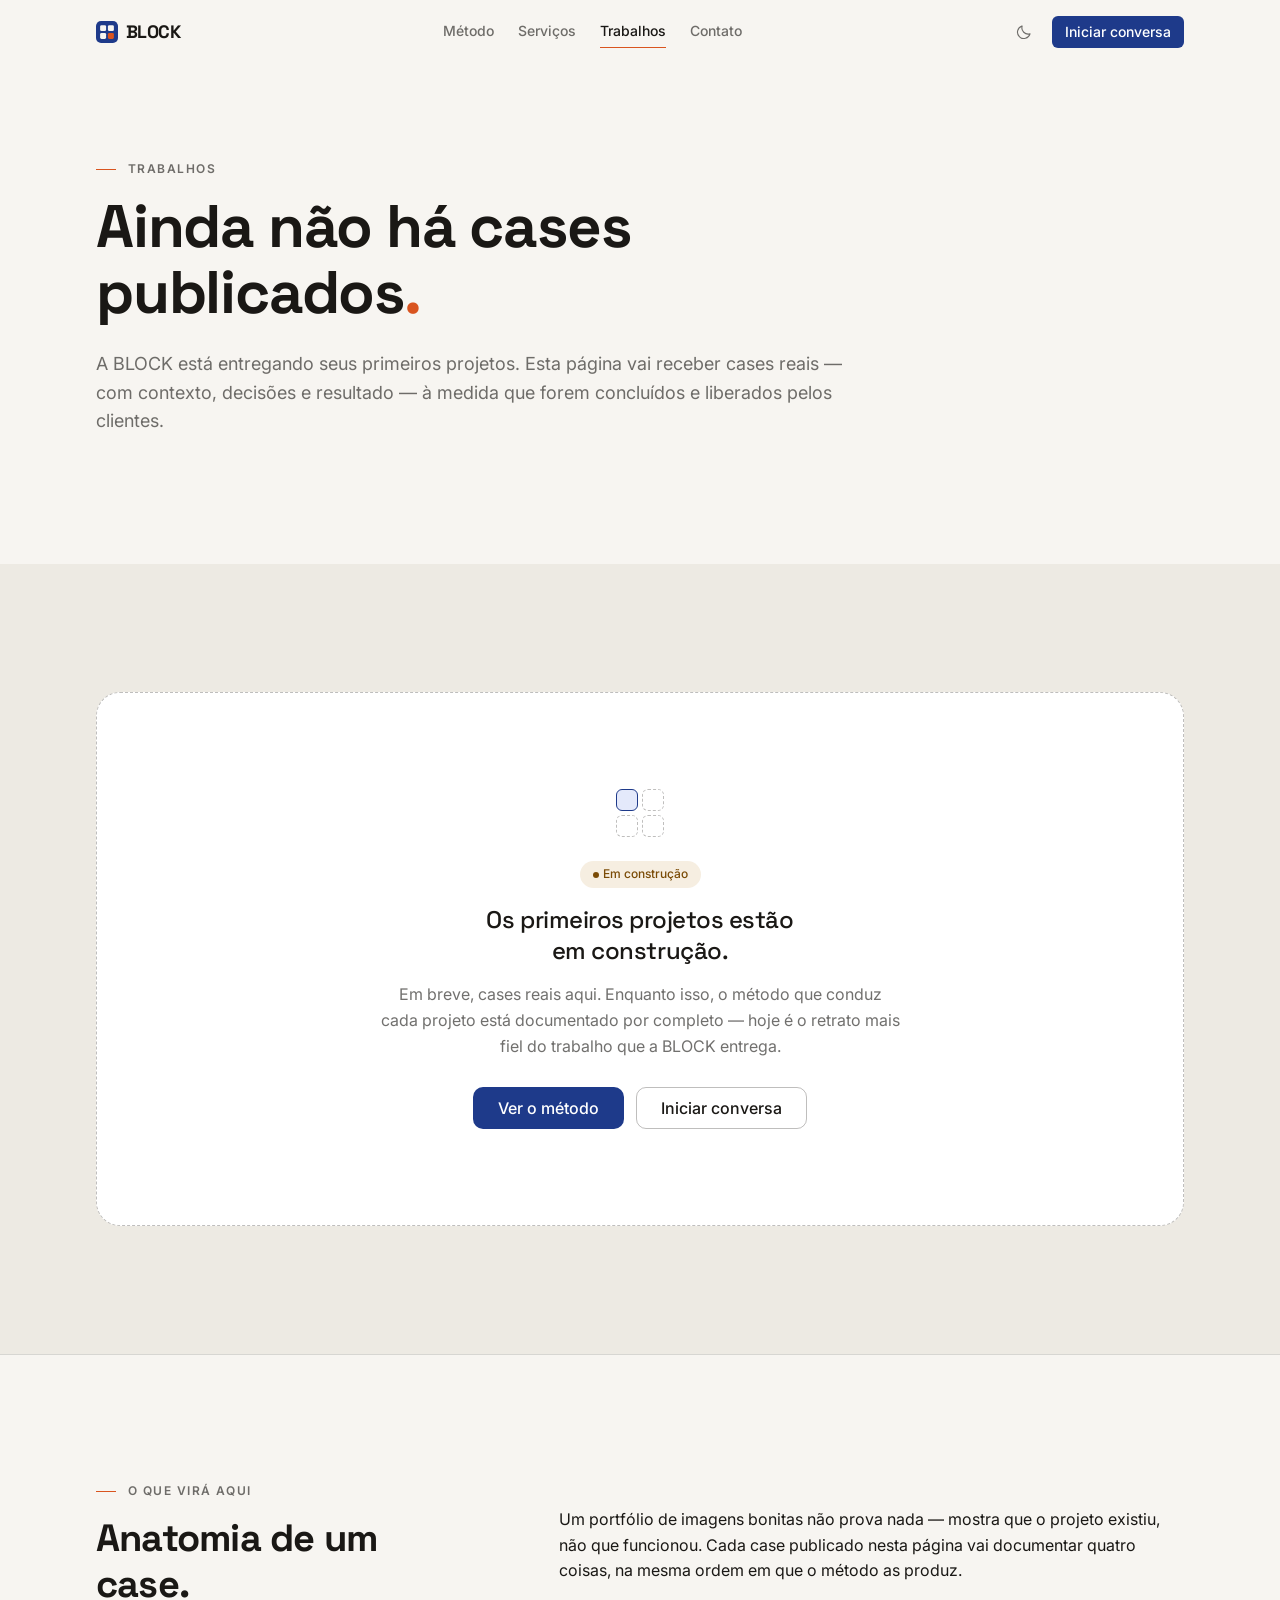
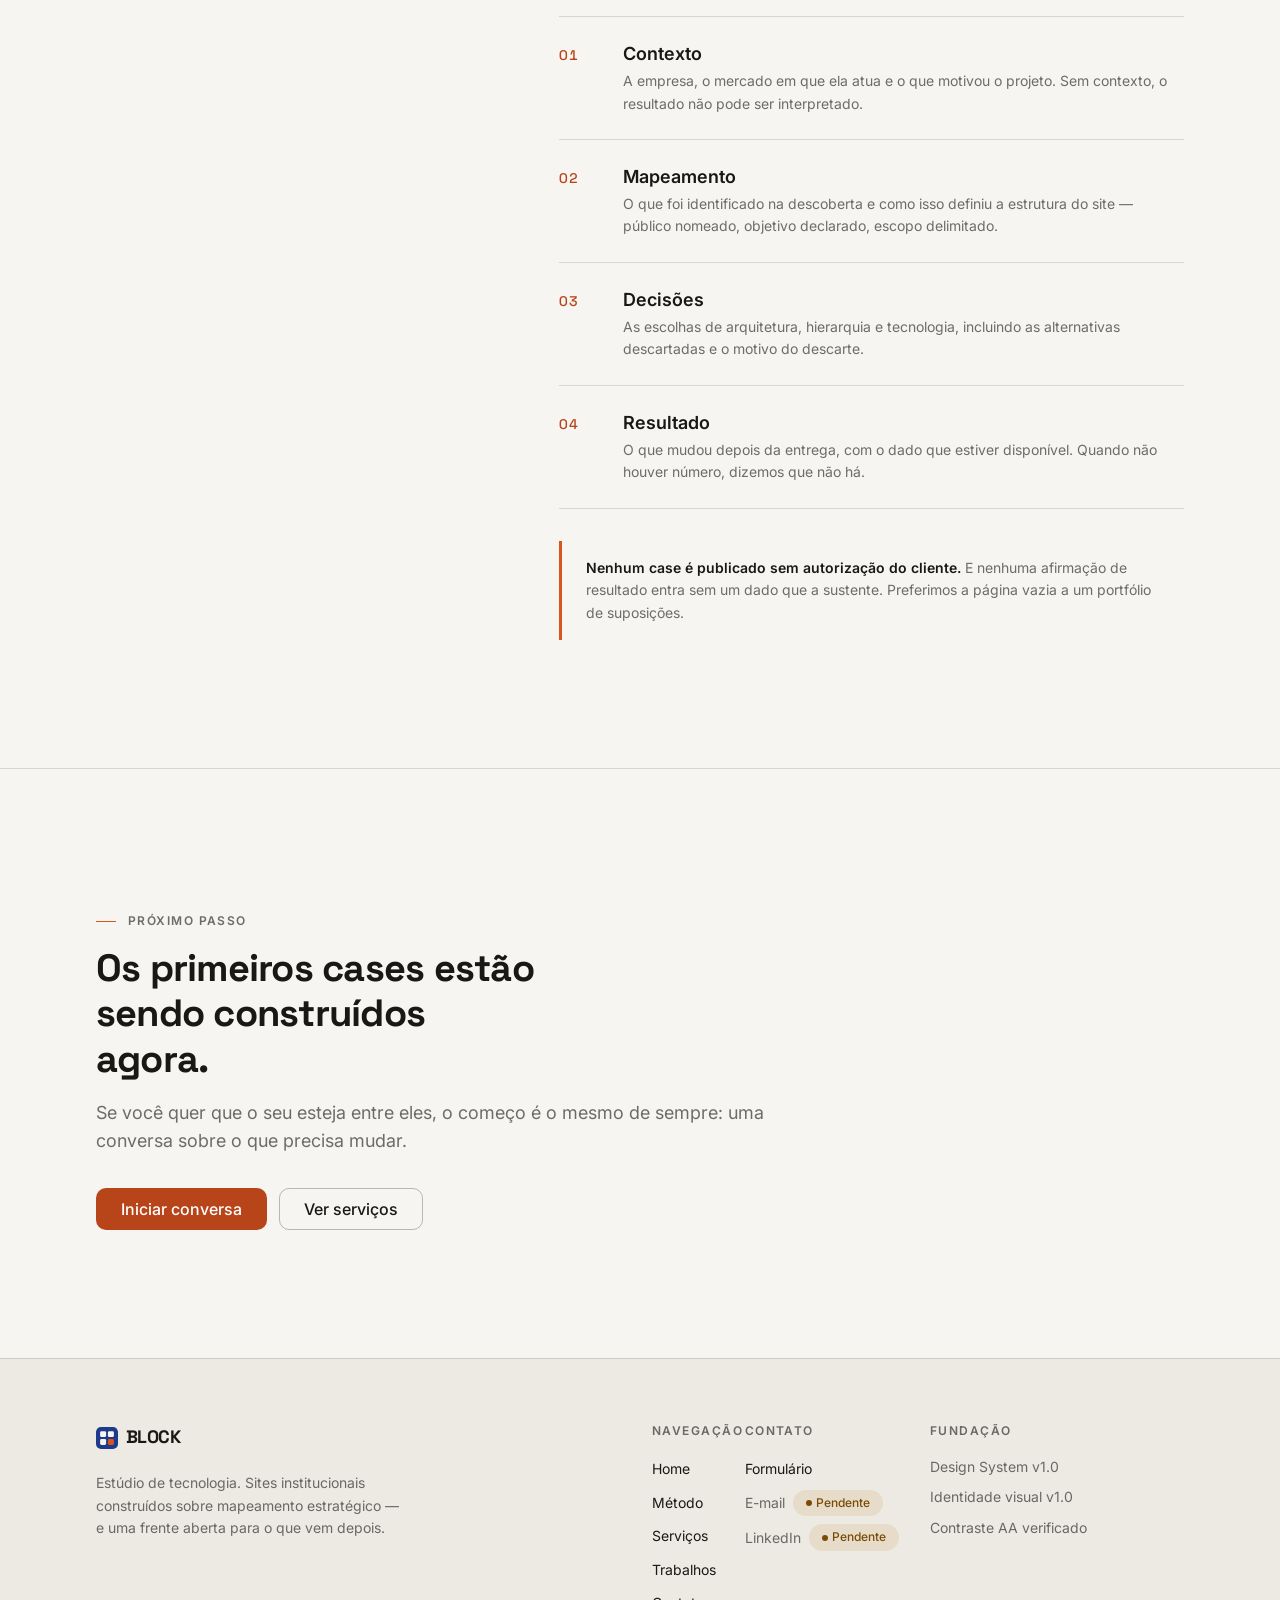
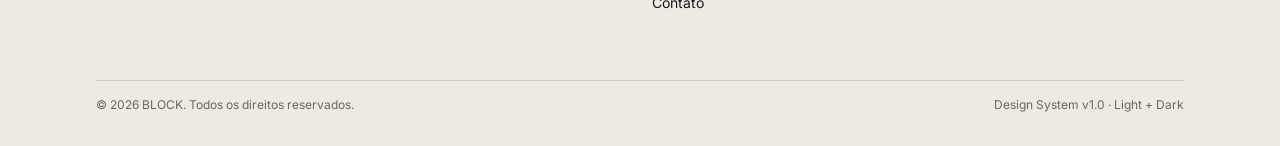
<file: trabalhos.html>
<!DOCTYPE html>
<html lang="pt-BR">
<head>
<meta charset="utf-8">
<meta name="viewport" content="width=device-width, initial-scale=1">
<title>Trabalhos — BLOCK</title>
<meta name="description" content="Os primeiros projetos da BLOCK estão em construção. Em breve, cases reais com contexto, mapeamento, decisões e resultado.">
<meta name="theme-color" content="#F7F5F1" media="(prefers-color-scheme: light)">
<meta name="theme-color" content="#141311" media="(prefers-color-scheme: dark)">
<meta property="og:type" content="website">
<meta property="og:site_name" content="BLOCK">
<meta property="og:locale" content="pt_BR">
<meta property="og:title" content="Trabalhos — BLOCK">
<meta property="og:description" content="Os primeiros projetos da BLOCK estão em construção. Em breve, cases reais com contexto, mapeamento, decisões e resultado.">
<link rel="icon" href="assets/img/favicon.svg" type="image/svg+xml">
<link rel="preconnect" href="https://fonts.googleapis.com">
<link rel="preconnect" href="https://fonts.gstatic.com" crossorigin>
<link href="https://fonts.googleapis.com/css2?family=Inter:wght@400;500;600&family=Space+Grotesk:wght@500;700&display=swap" rel="stylesheet">
<link rel="stylesheet" href="assets/css/tokens.css">
<link rel="stylesheet" href="assets/css/system.css">
<link rel="stylesheet" href="assets/css/site.css">
<script>
/* Tema aplicado antes da primeira pintura — evita flash de tema errado. */
(function(){try{var s=localStorage.getItem("block:theme"),m=window.matchMedia&&window.matchMedia("(prefers-color-scheme: dark)").matches;document.documentElement.setAttribute("data-theme",s||(m?"dark":"light"));}catch(e){}document.documentElement.classList.add("has-js");})();
</script>
<script src="assets/js/site.js" defer></script>
</head>
<body>

<a class="skip-link" href="#conteudo">Ir para o conteúdo</a>

<!-- ===================== NAVBAR ===================== -->
<header class="navbar">
  <div class="wrap navbar__inner">
    <a class="wordmark" href="index.html" aria-label="BLOCK — página inicial">
      <svg class="wordmark__mark" viewBox="0 0 48 48" aria-hidden="true" focusable="false">
        <rect class="tile" width="48" height="48" rx="11"/>
        <rect class="unit" x="9" y="9" width="13" height="13" rx="3"/>
        <rect class="unit" x="26" y="9" width="13" height="13" rx="3"/>
        <rect class="unit" x="9" y="26" width="13" height="13" rx="3"/>
        <rect class="unit unit--accent" x="26" y="26" width="13" height="13" rx="3"/>
      </svg>
      BLOCK
    </a>

    <nav class="navbar__links" aria-label="Navegação principal">
      <a href="metodo.html">Método</a>
      <a href="servicos.html">Serviços</a>
      <a href="trabalhos.html" aria-current="page">Trabalhos</a>
      <a href="contato.html">Contato</a>
    </nav>

    <div class="navbar__actions">
      <button type="button" class="btn btn--ghost btn--icon theme-toggle" data-theme-toggle aria-label="Ativar modo escuro" aria-pressed="false">
        <svg class="i-moon" viewBox="0 0 24 24" aria-hidden="true" focusable="false"><path d="M20 14.5A8.5 8.5 0 0 1 9.5 4a8.5 8.5 0 1 0 10.5 10.5z"/></svg>
        <svg class="i-sun" viewBox="0 0 24 24" aria-hidden="true" focusable="false"><circle cx="12" cy="12" r="4"/><path d="M12 2v2M12 20v2M4.9 4.9l1.4 1.4M17.7 17.7l1.4 1.4M2 12h2M20 12h2M4.9 19.1l1.4-1.4M17.7 6.3l1.4-1.4"/></svg>
      </button>
      <button type="button" class="btn btn--ghost btn--icon navbar__toggle" data-drawer-open aria-controls="drawer" aria-expanded="false" aria-label="Abrir menu de navegação">
        <svg viewBox="0 0 24 24" aria-hidden="true" focusable="false"><path d="M4 7h16M4 12h16M4 17h16"/></svg>
      </button>
      <a class="btn btn--primary btn--sm navbar__cta" href="contato.html">Iniciar conversa</a>
    </div>
  </div>
</header>

<!-- ===================== DRAWER MOBILE ===================== -->
<div class="drawer" id="drawer" data-open="false" aria-hidden="true">
  <div class="drawer__scrim" data-drawer-close aria-hidden="true"></div>
  <div class="drawer__panel" role="dialog" aria-modal="true" aria-label="Menu de navegação">
    <div class="drawer__head">
      <span class="wordmark" aria-hidden="true">BLOCK</span>
      <button type="button" class="btn btn--ghost btn--icon" data-drawer-close aria-label="Fechar menu de navegação">
        <svg viewBox="0 0 24 24" aria-hidden="true" focusable="false"><path d="M6 6l12 12M18 6L6 18"/></svg>
      </button>
    </div>
    <nav class="drawer__links" aria-label="Navegação principal — versão mobile">
      <a href="index.html">Home</a>
      <a href="metodo.html">Método</a>
      <a href="servicos.html">Serviços</a>
      <a href="trabalhos.html" aria-current="page">Trabalhos</a>
      <a href="contato.html">Contato</a>
    </nav>
    <a class="btn btn--primary btn--block drawer__cta" href="contato.html">Iniciar conversa</a>
  </div>
</div>

<main id="conteudo">

  <!-- ===================== HERO ===================== -->
  <section class="hero">
    <div class="wrap">
      <p class="eyebrow">Trabalhos</p>
      <h1 class="t-display hero__title">Ainda não há cases publicados<span class="dot">.</span></h1>
      <p class="t-lead hero__lead">A BLOCK está entregando seus primeiros projetos. Esta página vai receber cases reais — com contexto, decisões e resultado — à medida que forem concluídos e liberados pelos clientes.</p>
    </div>
  </section>

  <!-- ===================== ESTADO VAZIO ===================== -->
  <section class="section section--sunken" aria-labelledby="vazio-titulo">
    <div class="wrap">
      <div class="empty reveal">
        <div class="empty__mark" aria-hidden="true"><i></i><i></i><i></i><i></i></div>
        <span class="badge badge--warning">Em construção</span>
        <h2 id="vazio-titulo">Os primeiros projetos estão em construção.</h2>
        <p>Em breve, cases reais aqui. Enquanto isso, o método que conduz cada projeto está documentado por completo — hoje é o retrato mais fiel do trabalho que a BLOCK entrega.</p>
        <div class="actions">
          <a class="btn btn--primary btn--lg" href="metodo.html">Ver o método</a>
          <a class="btn btn--secondary btn--lg" href="contato.html">Iniciar conversa</a>
        </div>
      </div>
    </div>
  </section>

  <!-- ===================== ANATOMIA DE UM CASE ===================== -->
  <section class="section" aria-labelledby="anatomia-titulo">
    <div class="wrap">
      <div class="split reveal">
        <div class="split__aside">
          <p class="eyebrow">O que virá aqui</p>
          <h2 id="anatomia-titulo">Anatomia de um case.</h2>
        </div>
        <div class="split__main argument__body">
          <p class="t-body">Um portfólio de imagens bonitas não prova nada — mostra que o projeto existiu, não que funcionou. Cada case publicado nesta página vai documentar quatro coisas, na mesma ordem em que o método as produz.</p>

          <ol class="list-numbered mt-xl">
            <li>
              <div>
                <h3>Contexto</h3>
                <p>A empresa, o mercado em que ela atua e o que motivou o projeto. Sem contexto, o resultado não pode ser interpretado.</p>
              </div>
            </li>
            <li>
              <div>
                <h3>Mapeamento</h3>
                <p>O que foi identificado na descoberta e como isso definiu a estrutura do site — público nomeado, objetivo declarado, escopo delimitado.</p>
              </div>
            </li>
            <li>
              <div>
                <h3>Decisões</h3>
                <p>As escolhas de arquitetura, hierarquia e tecnologia, incluindo as alternativas descartadas e o motivo do descarte.</p>
              </div>
            </li>
            <li>
              <div>
                <h3>Resultado</h3>
                <p>O que mudou depois da entrega, com o dado que estiver disponível. Quando não houver número, dizemos que não há.</p>
              </div>
            </li>
          </ol>

          <div class="callout mt-xl">
            <strong>Nenhum case é publicado sem autorização do cliente.</strong> E nenhuma afirmação de resultado entra sem um dado que a sustente. Preferimos a página vazia a um portfólio de suposições.
          </div>
        </div>
      </div>
    </div>
  </section>

  <!-- ===================== CTA ===================== -->
  <section class="cta reveal" aria-labelledby="cta-titulo">
    <div class="wrap">
      <p class="eyebrow">Próximo passo</p>
      <h2 id="cta-titulo">Os primeiros cases estão sendo construídos agora.</h2>
      <p class="t-lead">Se você quer que o seu esteja entre eles, o começo é o mesmo de sempre: uma conversa sobre o que precisa mudar.</p>
      <div class="actions">
        <a class="btn btn--accent btn--lg" href="contato.html">Iniciar conversa</a>
        <a class="btn btn--secondary btn--lg" href="servicos.html">Ver serviços</a>
      </div>
    </div>
  </section>

</main>

<!-- ===================== FOOTER ===================== -->
<footer class="footer">
  <div class="wrap">
    <div class="footer__grid">
      <div class="footer__brand">
        <span class="wordmark">
          <svg class="wordmark__mark" viewBox="0 0 48 48" aria-hidden="true" focusable="false">
            <rect class="tile" width="48" height="48" rx="11"/>
            <rect class="unit" x="9" y="9" width="13" height="13" rx="3"/>
            <rect class="unit" x="26" y="9" width="13" height="13" rx="3"/>
            <rect class="unit" x="9" y="26" width="13" height="13" rx="3"/>
            <rect class="unit unit--accent" x="26" y="26" width="13" height="13" rx="3"/>
          </svg>
          BLOCK
        </span>
        <p>Estúdio de tecnologia. Sites institucionais construídos sobre mapeamento estratégico — e uma frente aberta para o que vem depois.</p>
      </div>

      <div class="footer__col">
        <h2>Navegação</h2>
        <ul>
          <li><a href="index.html">Home</a></li>
          <li><a href="metodo.html">Método</a></li>
          <li><a href="servicos.html">Serviços</a></li>
          <li><a href="trabalhos.html">Trabalhos</a></li>
          <li><a href="contato.html">Contato</a></li>
        </ul>
      </div>

      <div class="footer__col">
        <h2>Contato</h2>
        <ul>
          <li><a href="contato.html">Formulário</a></li>
          <li><span class="pending">E-mail <span class="badge badge--warning">Pendente</span></span></li>
          <li><span class="pending">LinkedIn <span class="badge badge--warning">Pendente</span></span></li>
        </ul>
      </div>

      <div class="footer__col">
        <h2>Fundação</h2>
        <ul>
          <li><span class="pending">Design System v1.0</span></li>
          <li><span class="pending">Identidade visual v1.0</span></li>
          <li><span class="pending">Contraste AA verificado</span></li>
        </ul>
      </div>
    </div>

    <div class="footer__bar">
      <span>&copy; <span data-year>2026</span> BLOCK. Todos os direitos reservados.</span>
      <span>Design System v1.0 &middot; Light + Dark</span>
    </div>
  </div>
</footer>

</body>
</html>
</file>
<file: assets/css/tokens.css>
/* ============================================================================
   BLOCK — tokens.css
   Tier 1 (primitive) + Tier 2 (semantic)

   Fonte de verdade: design-system.html v1.0 (documento vivo na raiz do
   projeto). Nenhum valor é decidido nesta camada — todos são extraídos da
   especificação. Componente nunca referencia Tier 1 diretamente.
   ============================================================================ */

:root{

  /* ==========================================================
     TIER 1 · PRIMITIVE — COR
     ========================================================== */

  /* Primária — Tech Blue */
  --color-blue-700:#16295C;
  --color-blue-600:#1E3A8A;
  --color-blue-400:#5C7CFA;
  --color-blue-300:#9DB2FE;   /* texto sobre tint azul no dark — o 400 dá 3.7:1 */
  --color-blue-100:#E4E9FB;

  /* Ação / Destaque — Warm Signal.
     600 é a cor de marca. 700 e 800 existem porque branco sobre o 600
     mede 4.0:1 — abaixo de AA. Todo destaque que carrega texto usa o 700. */
  --color-orange-800:#9E3A15;
  --color-orange-700:#B8441A;
  --color-orange-600:#D9541F;
  --color-orange-400:#F2895C;

  /* Neutras mornas — superfícies e texto (light) */
  --color-sand-0:#F7F5F1;
  --color-sand-100:#EDEAE3;
  --color-sand-500:#8C887F;
  --color-sand-900:#1A1815;

  /* Neutras mornas — superfícies e texto (dark) */
  --color-ink-900:#0E0D0C;
  --color-ink-800:#141311;
  --color-ink-700:#1E1C19;
  --color-ink-400:#9C978D;
  --color-ink-300:#B0AAA0;
  --color-ink-100:#F0EDE7;

  /* Absoluto — permitido apenas como texto sobre superfície de ação */
  --color-white:#FFFFFF;

  /* Feedback. Os 600 pintam ícone, borda e superfície; os 700 existem
     porque em texto de 12px (badge) os 600 ficam entre 3.8:1 e 2.9:1. */
  --color-green-600:#1F7A4C;
  --color-green-700:#17603B;
  --color-amber-600:#B4720E;
  --color-amber-700:#7A4B06;
  --color-red-600:#C0392B;
  --color-red-700:#9B2B20;

  /* ==========================================================
     TIER 1 · PRIMITIVE — ESPAÇAMENTO (base 8pt, step 4pt)
     ========================================================== */
  --spacing-2xs:4px;
  --spacing-xs:8px;
  --spacing-sm:12px;
  --spacing-md:16px;
  --spacing-lg:24px;
  --spacing-xl:32px;
  --spacing-2xl:48px;
  --spacing-3xl:64px;
  --spacing-4xl:96px;
  --spacing-5xl:128px;

  /* ==========================================================
     TIER 1 · PRIMITIVE — SHAPE
     ========================================================== */
  --radius-sm:6px;
  --radius-md:10px;
  --radius-lg:16px;
  --radius-xl:24px;
  --radius-full:999px;

  /* ==========================================================
     TIER 1 · PRIMITIVE — TIPOGRAFIA
     Escala modular 1.250 (Major Third), base 16px.
     Display até H4 em Space Grotesk; H5, H6 e corpo em Inter.
     ========================================================== */
  --font-display-family:"Space Grotesk",ui-sans-serif,system-ui,sans-serif;
  --font-ui-family:"Inter",ui-sans-serif,system-ui,-apple-system,"Segoe UI",sans-serif;
  --font-mono-family:ui-monospace,SFMono-Regular,Menlo,Consolas,monospace;

  --font-display-size:60px;  --font-display-lh:1.1;   --font-display-weight:700;  --font-display-track:-.02em;
  --font-h1-size:48px;       --font-h1-lh:1.15;       --font-h1-weight:700;       --font-h1-track:-.02em;
  --font-h2-size:38px;       --font-h2-lh:1.2;        --font-h2-weight:700;       --font-h2-track:-.02em;
  --font-h3-size:30px;       --font-h3-lh:1.25;       --font-h3-weight:500;       --font-h3-track:0;
  --font-h4-size:24px;       --font-h4-lh:1.3;        --font-h4-weight:500;       --font-h4-track:0;
  --font-h5-size:20px;       --font-h5-lh:1.4;        --font-h5-weight:600;       --font-h5-track:0;
  --font-h6-size:18px;       --font-h6-lh:1.4;        --font-h6-weight:600;       --font-h6-track:0;
  --font-body-lg-size:18px;  --font-body-lg-lh:1.6;   --font-body-lg-weight:400;
  --font-body-size:16px;     --font-body-lh:1.6;      --font-body-weight:400;
  --font-body-sm-size:14px;  --font-body-sm-lh:1.5;   --font-body-sm-weight:400;
  --font-caption-size:12px;  --font-caption-lh:1.4;   --font-caption-weight:500;  --font-caption-track:.02em;

  /* Wordmark — recomendação do documento de identidade §06 */
  --font-wordmark-track:-.03em;

  /* ==========================================================
     TIER 1 · PRIMITIVE — MOTION
     Curva única do sistema. A variação acontece na duração.
     ========================================================== */
  --duration-fast:120ms;
  --duration-base:200ms;
  --duration-slow:320ms;
  --easing-standard:cubic-bezier(.2,0,0,1);

  /* ==========================================================
     TIER 2 · SEMANTIC — LIGHT MODE
     ========================================================== */

  /* Superfícies */
  --bg-base:var(--color-sand-0);
  --bg-surface:var(--color-white);
  --bg-surface-sunken:var(--color-sand-100);
  --bg-inverse:var(--color-sand-900);
  --bg-overlay:rgba(26,24,21,.5);

  /* Texto */
  --text-primary:var(--color-sand-900);
  --text-secondary:var(--color-sand-500);
  /* Regra travada do DS §01: sand-500 tem 3.2:1 e falha AA abaixo de 18px.
     Para hierarquia em corpo pequeno usa-se sand-900 com opacidade reduzida
     (62% = 4.8:1 sobre bg-base) — nunca o cinza direto. */
  --text-secondary-sm:rgba(26,24,21,.62);
  --text-brand:var(--color-blue-600);
  --text-accent:var(--color-orange-700);
  --text-on-action:var(--color-white);
  --text-on-accent:var(--color-white);
  --text-inverse:var(--color-sand-0);

  /* Bordas */
  --border-default:rgba(26,24,21,.14);
  --border-strong:rgba(26,24,21,.28);

  /* Ação */
  --action-primary:var(--color-blue-600);
  --action-primary-hover:var(--color-blue-700);
  --action-accent:var(--color-orange-600);        /* decoração: régua, ponto, marcador */
  --action-accent-hover:var(--color-orange-700);
  --action-accent-strong:var(--color-orange-700); /* superfície que carrega texto */
  --action-accent-strong-hover:var(--color-orange-800);
  --action-tint:var(--color-blue-100);
  --action-accent-tint:rgba(217,84,31,.14);
  /* Texto que pousa sobre um tint — o tint e a cor de marca são o mesmo
     matiz, então a cor de texto precisa de um degrau extra de contraste. */
  --text-on-tint:var(--color-blue-700);
  --text-on-accent-tint:var(--color-orange-800);

  /* Feedback — o par -bg/-text é o que o Badge consome; o token sem sufixo
     fica para ícone, borda e superfície, onde não há requisito de leitura. */
  --feedback-success:var(--color-green-600);
  --feedback-warning:var(--color-amber-600);
  --feedback-error:var(--color-red-600);
  --feedback-info:var(--color-blue-600);
  --feedback-success-bg:rgba(31,122,76,.12);
  --feedback-warning-bg:rgba(180,114,14,.12);
  --feedback-error-bg:rgba(192,57,43,.12);
  --feedback-success-text:var(--color-green-700);
  --feedback-warning-text:var(--color-amber-700);
  --feedback-error-text:var(--color-red-700);

  /* Foco — 3px de tint + borda action-primary (DS §10) */
  --focus-ring:0 0 0 3px var(--color-blue-100);
  --focus-outline:var(--action-primary);

  /* Elevação — base no neutro morno, nunca preto puro */
  --elevation-1:0 1px 2px 0 rgba(26,24,21,.06);
  --elevation-2:0 4px 8px -2px rgba(26,24,21,.08);
  --elevation-3:0 8px 16px -4px rgba(26,24,21,.10);
  --elevation-4:0 16px 32px -8px rgba(26,24,21,.12);
  --elevation-5:0 24px 48px -12px rgba(26,24,21,.16);

  /* ==========================================================
     TIER 2 · SEMANTIC — LAYOUT
     Grid documentado no DS §03. Margens e gutters foram ancorados
     na escala 8pt tokenizada (ver decisões no resumo do projeto).
     ========================================================== */
  --grid-max:1440px;
  --grid-margin:var(--spacing-4xl);   /* desktop ≥1280 */
  --grid-gutter:var(--spacing-lg);    /* 24px */
  --measure:68ch;                     /* line-length máxima em texto corrido */
  --navbar-h:64px;                    /* DS §13 — 64px desktop */
  --control-h:40px;                   /* DS §09 — altura mínima de botão */
  --section-y:var(--spacing-5xl);     /* break de seção — DS §04 */
}

/* ============================================================================
   DARK MODE — resolvido só na camada semântica.
   Nenhum componente é reescrito abaixo desta linha.
   ============================================================================ */
[data-theme="dark"]{
  --bg-base:var(--color-ink-800);
  --bg-surface:var(--color-ink-700);
  --bg-surface-sunken:var(--color-ink-900);
  --bg-inverse:var(--color-sand-0);
  --bg-overlay:rgba(0,0,0,.62);

  --text-primary:var(--color-ink-100);
  --text-secondary:var(--color-ink-400);
  --text-secondary-sm:var(--color-ink-300);
  --text-brand:var(--color-blue-400);
  --text-accent:var(--color-orange-400);
  --text-on-action:var(--color-ink-900);
  --text-inverse:var(--color-ink-900);

  --border-default:rgba(240,237,231,.14);
  --border-strong:rgba(240,237,231,.28);

  --action-primary:var(--color-blue-400);
  --action-primary-hover:#7B95FB;
  --action-tint:rgba(92,124,250,.18);
  --action-accent-tint:rgba(242,137,92,.18);
  --text-on-tint:var(--color-blue-300);
  --text-on-accent-tint:var(--color-orange-400);

  --feedback-success:#4BB07C;
  --feedback-warning:#D9A03C;
  --feedback-error:#E0685A;
  --feedback-info:var(--color-blue-400);
  --feedback-success-bg:rgba(75,176,124,.14);
  --feedback-warning-bg:rgba(217,160,60,.14);
  --feedback-error-bg:rgba(224,104,90,.14);
  /* No escuro os próprios 600 já passam AA sobre o tint — sem par extra. */
  --feedback-success-text:var(--feedback-success);
  --feedback-warning-text:var(--feedback-warning);
  --feedback-error-text:var(--feedback-error);

  --focus-ring:0 0 0 3px rgba(92,124,250,.25);

  --elevation-1:0 1px 2px 0 rgba(0,0,0,.4);
  --elevation-2:0 4px 8px -2px rgba(0,0,0,.5);
  --elevation-3:0 8px 16px -4px rgba(0,0,0,.55);
  --elevation-4:0 16px 32px -8px rgba(0,0,0,.6);
  --elevation-5:0 24px 48px -12px rgba(0,0,0,.7);
}

/* ============================================================================
   BREAKPOINTS — reatribuição de tokens, nunca de componentes.
   Media query não aceita custom property: 1280 e 768 são literais por
   limitação da linguagem, e são os do grid documentado no DS §03.
   ============================================================================ */

/* Tablet — 768px a 1279px · 8 colunas */
@media (max-width:1279px){
  :root{
    --grid-margin:var(--spacing-2xl);
    --section-y:var(--spacing-4xl);
  }
}

/* Mobile — abaixo de 768px · 4 colunas.
   Tipografia desce um degrau na mesma escala 1.250. */
@media (max-width:767px){
  :root{
    --grid-margin:var(--spacing-lg);
    --grid-gutter:var(--spacing-md);
    --navbar-h:56px;                 /* DS §13 */
    --control-h:44px;                /* alvo de toque — DS §09 */
    --section-y:var(--spacing-3xl);

    --font-display-size:40px;
    --font-h1-size:34px;
    --font-h2-size:28px;
    --font-h3-size:24px;
    --font-h4-size:20px;
    --font-h5-size:18px;
    --font-h6-size:16px;
    --font-body-lg-size:17px;
  }
}
</file>
<file: assets/css/system.css>
/* ============================================================================
   BLOCK — system.css
   Reset, base tipográfica e componentes.

   Portado de design-system.html v1.0. Todo componente consome exclusivamente
   tokens semânticos (Tier 2) — zero valor hard-coded, zero referência a
   Tier 1. É essa regra que faz o dark mode e qualquer rebrand funcionarem
   sem tocar em uma linha de componente.
   ============================================================================ */

/* ==========================================================================
   RESET
   ========================================================================== */
*,*::before,*::after{margin:0;padding:0;box-sizing:border-box;}

html{
  scroll-behavior:smooth;
  scroll-padding-top:calc(var(--navbar-h) + var(--spacing-lg));
  -webkit-text-size-adjust:100%;
}

body{
  font-family:var(--font-ui-family);
  font-size:var(--font-body-size);
  line-height:var(--font-body-lh);
  font-weight:var(--font-body-weight);
  background:var(--bg-base);
  color:var(--text-primary);
  -webkit-font-smoothing:antialiased;
  -moz-osx-font-smoothing:grayscale;
  text-rendering:optimizeLegibility;
  transition:background var(--duration-base) var(--easing-standard),
             color var(--duration-base) var(--easing-standard);
}

img,svg,video{display:block;max-width:100%;}
button,input,textarea,select{font:inherit;color:inherit;}
ul,ol{list-style:none;}
table{border-collapse:collapse;width:100%;}

/* ==========================================================================
   BASE TIPOGRÁFICA
   Display → H4 em Space Grotesk. H5, H6 e corpo em Inter.
   ========================================================================== */
h1,h2,h3,h4{font-family:var(--font-display-family);}
h5,h6{font-family:var(--font-ui-family);}

h1{font-size:var(--font-h1-size);line-height:var(--font-h1-lh);font-weight:var(--font-h1-weight);letter-spacing:var(--font-h1-track);}
h2{font-size:var(--font-h2-size);line-height:var(--font-h2-lh);font-weight:var(--font-h2-weight);letter-spacing:var(--font-h2-track);}
h3{font-size:var(--font-h3-size);line-height:var(--font-h3-lh);font-weight:var(--font-h3-weight);letter-spacing:var(--font-h3-track);}
h4{font-size:var(--font-h4-size);line-height:var(--font-h4-lh);font-weight:var(--font-h4-weight);letter-spacing:var(--font-h4-track);}
h5{font-size:var(--font-h5-size);line-height:var(--font-h5-lh);font-weight:var(--font-h5-weight);}
h6{font-size:var(--font-h6-size);line-height:var(--font-h6-lh);font-weight:var(--font-h6-weight);}

.t-display{
  font-family:var(--font-display-family);
  font-size:var(--font-display-size);
  line-height:var(--font-display-lh);
  font-weight:var(--font-display-weight);
  letter-spacing:var(--font-display-track);
}
.t-lead{
  font-size:var(--font-body-lg-size);
  line-height:var(--font-body-lg-lh);
  color:var(--text-secondary-sm);
  max-width:var(--measure);
}
.t-body{font-size:var(--font-body-size);line-height:var(--font-body-lh);max-width:var(--measure);}
.t-sm{font-size:var(--font-body-sm-size);line-height:var(--font-body-sm-lh);color:var(--text-secondary-sm);}
.t-caption{
  font-family:var(--font-ui-family);
  font-size:var(--font-caption-size);
  line-height:var(--font-caption-lh);
  font-weight:600;
  letter-spacing:.12em;
  text-transform:uppercase;
  color:var(--text-secondary-sm);
}
.t-muted{color:var(--text-secondary-sm);}
.t-accent{color:var(--text-accent);}
.t-nowrap{white-space:nowrap;}

p{max-width:var(--measure);}
strong,b{font-weight:600;color:var(--text-primary);}

a{
  color:var(--text-brand);
  text-decoration:underline;
  text-underline-offset:3px;
  text-decoration-thickness:1px;
  transition:color var(--duration-fast) var(--easing-standard);
}
a:hover{color:var(--action-primary-hover);}

/* ==========================================================================
   FOCO — visível em todo controle navegável por teclado (DS §17, DoD 05)
   ========================================================================== */
:focus-visible{
  outline:2px solid var(--focus-outline);
  outline-offset:2px;
  border-radius:var(--radius-sm);
}
:focus:not(:focus-visible){outline:none;}

.skip-link{
  position:absolute;
  left:var(--spacing-md);
  top:var(--spacing-md);
  z-index:100;
  transform:translateY(-200%);
  background:var(--action-primary);
  color:var(--text-on-action);
  text-decoration:none;
  padding:var(--spacing-sm) var(--spacing-md);
  border-radius:var(--radius-md);
  font-size:var(--font-body-sm-size);
  font-weight:500;
  transition:transform var(--duration-fast) var(--easing-standard);
}
.skip-link:focus{transform:translateY(0);color:var(--text-on-action);}

.sr-only{
  position:absolute;
  width:1px;height:1px;
  padding:0;margin:-1px;
  overflow:hidden;
  clip:rect(0 0 0 0);
  white-space:nowrap;
  border:0;
}

/* ==========================================================================
   COMPONENTE · BUTTON  (DS §09)
   Um único botão primário por bloco de decisão.
   Accent reservado ao CTA de conversão — máximo 1 por página.
   ========================================================================== */
.btn{
  font-family:var(--font-ui-family);
  font-size:var(--font-body-sm-size);
  font-weight:500;
  line-height:1;
  cursor:pointer;
  min-height:var(--control-h);
  padding:var(--spacing-sm) var(--spacing-md);
  border-radius:var(--radius-md);
  border:1px solid transparent;
  display:inline-flex;
  align-items:center;
  justify-content:center;
  gap:var(--spacing-xs);
  text-decoration:none;
  white-space:nowrap;
  transition:background var(--duration-fast) var(--easing-standard),
             border-color var(--duration-fast) var(--easing-standard),
             color var(--duration-fast) var(--easing-standard);
}
.btn svg{width:18px;height:18px;stroke:currentColor;stroke-width:1.5;fill:none;stroke-linecap:round;stroke-linejoin:round;flex:none;}

.btn--primary{background:var(--action-primary);color:var(--text-on-action);}
.btn--primary:hover{background:var(--action-primary-hover);color:var(--text-on-action);}

.btn--accent{background:var(--action-accent-strong);color:var(--text-on-accent);}
.btn--accent:hover{background:var(--action-accent-strong-hover);color:var(--text-on-accent);}

.btn--secondary{background:transparent;color:var(--text-primary);border-color:var(--border-strong);}
.btn--secondary:hover{background:var(--bg-surface-sunken);color:var(--text-primary);}

.btn--ghost{background:transparent;color:var(--text-secondary-sm);}
.btn--ghost:hover{background:var(--bg-surface-sunken);color:var(--text-primary);}

.btn--sm{font-size:var(--font-body-sm-size);min-height:auto;padding:var(--spacing-xs) var(--spacing-sm);border-radius:var(--radius-sm);}
.btn--lg{font-size:var(--font-body-size);padding:var(--spacing-sm) var(--spacing-lg);}
.btn--block{width:100%;}

.btn:disabled,.btn[aria-disabled="true"]{opacity:.4;cursor:not-allowed;}

/* Botão apenas-ícone — exige aria-label */
.btn--icon{
  padding:var(--spacing-xs);
  min-width:var(--control-h);
  min-height:var(--control-h);
  border-radius:var(--radius-md);
}

/* ==========================================================================
   COMPONENTE · INPUT / FIELD  (DS §10)
   Label sempre visível. Erro descreve causa e próximo passo.
   ========================================================================== */
.field{display:flex;flex-direction:column;gap:var(--spacing-2xs);width:100%;}

.field label{
  font-size:var(--font-body-sm-size);
  font-weight:500;
  color:var(--text-primary);
}
.field .optional{
  font-weight:400;
  color:var(--text-secondary-sm);
}

.field input,
.field textarea,
.field select{
  font-size:var(--font-body-size);
  padding:var(--spacing-sm);
  min-height:var(--control-h);
  border-radius:var(--radius-sm);
  border:1px solid var(--border-strong);
  background:var(--bg-base);
  color:var(--text-primary);
  width:100%;
  transition:border-color var(--duration-fast) var(--easing-standard),
             box-shadow var(--duration-fast) var(--easing-standard);
}
.field textarea{min-height:var(--spacing-5xl);resize:vertical;line-height:var(--font-body-lh);}

.field input::placeholder,
.field textarea::placeholder{color:var(--text-secondary-sm);opacity:.75;}

.field input:focus,
.field textarea:focus,
.field select:focus{
  outline:none;
  border-color:var(--action-primary);
  box-shadow:var(--focus-ring);
}

.field input:disabled,
.field textarea:disabled{opacity:.55;cursor:not-allowed;}

.field .help{
  font-size:var(--font-caption-size);
  line-height:var(--font-caption-lh);
  color:var(--text-secondary-sm);
}
.field.is-error input,
.field.is-error textarea{border-color:var(--feedback-error);}
.field.is-error .help{color:var(--feedback-error-text);font-weight:500;}

/* ==========================================================================
   COMPONENTE · CARD  (DS §11)
   Padding interno sempre spacing-lg. Elevação sobe de 1 para 2 apenas
   quando o card inteiro é uma superfície clicável.
   ========================================================================== */
.card{
  background:var(--bg-surface);
  border:1px solid var(--border-default);
  border-radius:var(--radius-lg);
  padding:var(--spacing-lg);
  box-shadow:var(--elevation-1);
  transition:box-shadow var(--duration-base) var(--easing-standard),
             border-color var(--duration-base) var(--easing-standard);
}
.card > * + *{margin-top:var(--spacing-sm);}
.card h3,.card h4{color:var(--text-primary);}
.card p{color:var(--text-secondary-sm);}

.card--interactive{cursor:pointer;}
.card--interactive:hover{box-shadow:var(--elevation-2);border-color:var(--border-strong);}

.card--flush{background:transparent;box-shadow:none;}

/* ==========================================================================
   COMPONENTE · BADGE  (DS §12)
   Comunica status, nunca ação. O texto sempre nomeia o estado (WCAG 1.4.1).
   ========================================================================== */
.badge{
  display:inline-flex;
  align-items:center;
  gap:var(--spacing-2xs);
  font-size:var(--font-caption-size);
  line-height:var(--font-caption-lh);
  font-weight:var(--font-caption-weight);
  padding:var(--spacing-2xs) var(--spacing-sm);
  border-radius:var(--radius-full);
  border:1px solid transparent;
  white-space:nowrap;
}
.badge::before{content:"";width:6px;height:6px;border-radius:var(--radius-full);background:currentColor;flex:none;}

.badge--neutral{background:var(--bg-surface-sunken);color:var(--text-secondary-sm);}
.badge--info{background:var(--action-tint);color:var(--text-on-tint);}
.badge--success{background:var(--feedback-success-bg);color:var(--feedback-success-text);}
.badge--warning{background:var(--feedback-warning-bg);color:var(--feedback-warning-text);}
.badge--error{background:var(--feedback-error-bg);color:var(--feedback-error-text);}

/* ==========================================================================
   COMPONENTE · NAVBAR  (DS §13)
   Logo à esquerda, navegação ao centro-direita, uma ação à direita.
   64px desktop / 56px mobile. Colapsa em drawer abaixo de 768px.
   ========================================================================== */
.navbar{
  position:sticky;
  top:0;
  z-index:40;
  background:var(--bg-base);
  border-bottom:1px solid transparent;
  transition:border-color var(--duration-base) var(--easing-standard),
             background var(--duration-base) var(--easing-standard);
}
.navbar.is-stuck{border-bottom-color:var(--border-default);}

.navbar__inner{
  height:var(--navbar-h);
  display:flex;
  align-items:center;
  justify-content:space-between;
  gap:var(--spacing-lg);
}

.wordmark{
  font-family:var(--font-display-family);
  font-weight:700;
  font-size:var(--font-h6-size);
  letter-spacing:var(--font-wordmark-track);
  color:var(--text-primary);
  text-decoration:none;
  display:inline-flex;
  align-items:center;
  gap:var(--spacing-xs);
}
.wordmark:hover{color:var(--text-primary);}

/* Marca — quatro unidades, uma em destaque. Recolorida por token, nunca
   por atributo fill fixo, para atravessar light e dark sem cópia. */
.wordmark__mark{width:22px;height:22px;flex:none;}
.wordmark__mark .tile{fill:var(--action-primary);}
.wordmark__mark .unit{fill:var(--bg-base);}
.wordmark__mark .unit--accent{fill:var(--action-accent);}

.navbar__links{display:flex;align-items:center;gap:var(--spacing-lg);}
.navbar__links a{
  font-size:var(--font-body-sm-size);
  font-weight:500;
  color:var(--text-secondary-sm);
  text-decoration:none;
  padding:var(--spacing-2xs) 0;
  border-bottom:1px solid transparent;
  transition:color var(--duration-fast) var(--easing-standard),
             border-color var(--duration-fast) var(--easing-standard);
}
.navbar__links a:hover{color:var(--text-primary);}
.navbar__links a[aria-current="page"]{color:var(--text-primary);border-bottom-color:var(--action-accent);}

.navbar__actions{display:flex;align-items:center;gap:var(--spacing-xs);}

/* Drawer mobile */
.navbar__toggle{display:none;}

.drawer{
  position:fixed;
  inset:0;
  z-index:50;
  display:none;
}
.drawer[data-open="true"]{display:block;}

.drawer__scrim{
  position:absolute;
  inset:0;
  background:var(--bg-overlay);
  opacity:0;
  transition:opacity var(--duration-slow) var(--easing-standard);
}
.drawer[data-open="true"] .drawer__scrim{opacity:1;}

.drawer__panel{
  position:absolute;
  inset:0 0 auto 0;
  background:var(--bg-base);
  border-bottom:1px solid var(--border-default);
  padding:0 var(--grid-margin) var(--spacing-xl);
  transform:translateY(-100%);
  transition:transform var(--duration-slow) var(--easing-standard);
  max-height:100dvh;
  overflow-y:auto;
}
.drawer[data-open="true"] .drawer__panel{transform:translateY(0);}

.drawer__head{
  height:var(--navbar-h);
  display:flex;
  align-items:center;
  justify-content:space-between;
}
.drawer__links{display:flex;flex-direction:column;gap:0;margin-top:var(--spacing-md);}
.drawer__links a{
  font-family:var(--font-display-family);
  font-size:var(--font-h4-size);
  font-weight:var(--font-h4-weight);
  color:var(--text-primary);
  text-decoration:none;
  padding:var(--spacing-md) 0;
  border-bottom:1px solid var(--border-default);
  display:flex;
  align-items:center;
  justify-content:space-between;
}
.drawer__links a[aria-current="page"]{color:var(--text-brand);}
.drawer__cta{margin-top:var(--spacing-xl);}

@media (max-width:767px){
  .navbar__links{display:none;}
  .navbar__cta{display:none;}
  .navbar__toggle{display:inline-flex;}
}

/* ==========================================================================
   COMPONENTE · MODAL  (DS §14)
   Overlay bg-overlay, elevação 4, radius-xl. Fechável por ESC e clique
   no scrim. role="dialog" + aria-modal + focus trap.
   ========================================================================== */
.modal{
  position:fixed;
  inset:0;
  z-index:60;
  display:none;
  align-items:center;
  justify-content:center;
  padding:var(--spacing-lg);
}
.modal[data-open="true"]{display:flex;}

.modal__scrim{
  position:absolute;
  inset:0;
  background:var(--bg-overlay);
  opacity:0;
  transition:opacity var(--duration-slow) var(--easing-standard);
}
.modal[data-open="true"] .modal__scrim{opacity:1;}

.modal__dialog{
  position:relative;
  width:100%;
  max-width:560px;                 /* size md — DS §14 */
  background:var(--bg-surface);
  border:1px solid var(--border-default);
  border-radius:var(--radius-xl);
  box-shadow:var(--elevation-4);
  overflow:hidden;
  opacity:0;
  transform:translateY(var(--spacing-md));
  transition:opacity var(--duration-slow) var(--easing-standard),
             transform var(--duration-slow) var(--easing-standard);
  max-height:calc(100dvh - var(--spacing-2xl));
  display:flex;
  flex-direction:column;
}
.modal[data-open="true"] .modal__dialog{opacity:1;transform:translateY(0);}

.modal__head{
  padding:var(--spacing-lg) var(--spacing-lg) var(--spacing-sm);
  display:flex;
  align-items:flex-start;
  justify-content:space-between;
  gap:var(--spacing-md);
}
.modal__head h2{font-size:var(--font-h5-size);line-height:var(--font-h5-lh);font-weight:var(--font-h5-weight);font-family:var(--font-display-family);letter-spacing:var(--font-h4-track);}
.modal__body{
  padding:0 var(--spacing-lg) var(--spacing-lg);
  font-size:var(--font-body-sm-size);
  line-height:var(--font-body-lh);
  color:var(--text-secondary-sm);
  overflow-y:auto;
}
.modal__body > * + *{margin-top:var(--spacing-sm);}
.modal__body p{max-width:none;}
.modal__foot{
  padding:var(--spacing-md) var(--spacing-lg);
  background:var(--bg-surface-sunken);
  display:flex;
  justify-content:flex-end;
  gap:var(--spacing-xs);
  flex-wrap:wrap;
}

/* ==========================================================================
   COMPONENTE · AVATAR  (DS §15)
   Iniciais como fallback — nunca ícone genérico de pessoa.
   ========================================================================== */
.avatar{
  width:40px;height:40px;
  border-radius:var(--radius-full);
  display:flex;align-items:center;justify-content:center;
  font-size:var(--font-body-sm-size);
  font-weight:600;
  background:var(--action-tint);
  color:var(--text-on-tint);
  flex:none;
}
.avatar--sm{width:28px;height:28px;font-size:var(--font-caption-size);}
.avatar--lg{width:56px;height:56px;font-size:var(--font-h6-size);}
.avatar--accent{background:var(--action-accent-tint);color:var(--text-on-accent-tint);}
.avatar-stack{display:flex;}
.avatar-stack .avatar{border:2px solid var(--bg-surface);margin-left:-10px;}
.avatar-stack .avatar:first-child{margin-left:0;}

/* ==========================================================================
   PADRÕES EDITORIAIS DO SISTEMA
   ========================================================================== */

/* Eyebrow — rótulo de seção com régua accent (decoração, não texto) */
.eyebrow{
  display:flex;
  align-items:center;
  gap:var(--spacing-sm);
  font-size:var(--font-caption-size);
  line-height:var(--font-caption-lh);
  letter-spacing:.12em;
  text-transform:uppercase;
  font-weight:600;
  color:var(--text-secondary-sm);
  margin-bottom:var(--spacing-md);
}
.eyebrow::before{content:"";width:20px;height:1px;background:var(--action-accent);flex:none;}

/* Callout — nota de contexto ancorada no accent */
.callout{
  border-left:3px solid var(--action-accent);
  padding:var(--spacing-md) 0 var(--spacing-md) var(--spacing-lg);
  font-size:var(--font-body-sm-size);
  line-height:var(--font-body-lh);
  color:var(--text-secondary-sm);
  max-width:var(--measure);
}
.callout strong{color:var(--text-primary);}

/* Pill — metadado inline */
.pill{
  display:inline-flex;
  align-items:center;
  gap:var(--spacing-xs);
  font-size:var(--font-caption-size);
  line-height:var(--font-caption-lh);
  padding:var(--spacing-2xs) var(--spacing-sm);
  border-radius:var(--radius-full);
  background:var(--bg-surface-sunken);
  color:var(--text-secondary-sm);
}

/* Theme toggle — botão apenas-ícone, aria-label alternado pelo site.js.
   O ícone mostrado é sempre o modo de destino, não o modo atual. */
.theme-toggle .i-sun{display:none;}
[data-theme="dark"] .theme-toggle .i-moon{display:none;}
[data-theme="dark"] .theme-toggle .i-sun{display:block;}

/* Bloco de texto pré-formatado — usado na prévia da mensagem do contato */
.preformatted{
  font-family:var(--font-mono-family);
  font-size:var(--font-caption-size);
  line-height:var(--font-body-lh);
  white-space:pre-wrap;
  word-break:break-word;
  background:var(--bg-surface-sunken);
  color:var(--text-primary);
  border:1px solid var(--border-default);
  border-radius:var(--radius-md);
  padding:var(--spacing-md);
  max-height:var(--spacing-5xl);
  overflow-y:auto;
}

/* Toast — confirmação efêmera */
.toast{
  position:fixed;
  bottom:var(--spacing-lg);
  left:50%;
  z-index:70;
  transform:translate(-50%,180%);
  background:var(--bg-inverse);
  color:var(--text-inverse);
  padding:var(--spacing-sm) var(--spacing-lg);
  border-radius:var(--radius-full);
  font-size:var(--font-body-sm-size);
  font-weight:500;
  box-shadow:var(--elevation-3);
  transition:transform var(--duration-base) var(--easing-standard);
}
.toast.is-visible{transform:translate(-50%,0);}

/* ==========================================================================
   MOTION — prefers-reduced-motion (DS §08)
   Reduz as durações mantendo o estado final.
   ========================================================================== */
@media (prefers-reduced-motion:reduce){
  html{scroll-behavior:auto;}
  *,*::before,*::after{
    animation-duration:.01ms !important;
    animation-iteration-count:1 !important;
    transition-duration:.01ms !important;
  }
}
</file>
<file: assets/css/site.css>
/* ============================================================================
   BLOCK — site.css
   Layouts e composições de página.

   Depende de tokens.css + system.css. Nenhum valor hard-coded: cor, espaço,
   raio, tipografia e motion vêm sempre de token semântico. Números literais
   aparecem só onde são estrutura de grid (frações, max-width do container)
   ou limitação da linguagem (breakpoints em media query).
   ============================================================================ */

/* ==========================================================================
   CONTAINER E RITMO
   ========================================================================== */
.wrap{
  width:100%;
  max-width:var(--grid-max);
  margin-inline:auto;
  padding-inline:var(--grid-margin);
}

.section{padding-block:var(--section-y);}
.section--tight{padding-block:var(--spacing-4xl);}
.section--sunken{background:var(--bg-surface-sunken);}
.section + .section--sunken,
.section--sunken + .section{border-top:1px solid var(--border-default);}

.rule{border:0;border-top:1px solid var(--border-default);margin-block:var(--spacing-2xl);}

.stack-xs > * + *{margin-top:var(--spacing-xs);}
.stack-sm > * + *{margin-top:var(--spacing-sm);}
.stack-md > * + *{margin-top:var(--spacing-md);}
.stack-lg > * + *{margin-top:var(--spacing-lg);}
.stack-xl > * + *{margin-top:var(--spacing-xl);}

/* Deslocamentos pontuais — sempre presos à escala 8pt */
.mt-sm{margin-top:var(--spacing-sm);}
.mt-md{margin-top:var(--spacing-md);}
.mt-lg{margin-top:var(--spacing-lg);}
.mt-xl{margin-top:var(--spacing-xl);}
.mt-2xl{margin-top:var(--spacing-2xl);}
.mt-3xl{margin-top:var(--spacing-3xl);}

/* Limites de linha para títulos e blocos curtos */
.measure-title{max-width:20ch;}
.measure-short{max-width:44ch;}

.actions{display:flex;flex-wrap:wrap;gap:var(--spacing-sm);align-items:center;}

/* ==========================================================================
   GRID — 12 colunas desktop / 8 tablet / 4 mobile (DS §03)
   ========================================================================== */
.grid{
  display:grid;
  grid-template-columns:repeat(12,minmax(0,1fr));
  gap:var(--grid-gutter);
}

/* Composição editorial: rótulo à esquerda, argumento à direita.
   Conteúdo de leitura fica em 6–8 colunas centrais (DS §03). */
.split{
  display:grid;
  grid-template-columns:repeat(12,minmax(0,1fr));
  gap:var(--grid-gutter);
  align-items:start;
}
.split__aside{grid-column:1 / span 4;position:sticky;top:calc(var(--navbar-h) + var(--spacing-xl));}
.split__main{grid-column:6 / span 7;}

@media (max-width:1279px){
  .grid,.split{grid-template-columns:repeat(8,minmax(0,1fr));}
  .split__aside{grid-column:1 / span 8;position:static;}
  .split__main{grid-column:1 / span 8;}
}
@media (max-width:767px){
  .grid,.split{grid-template-columns:repeat(4,minmax(0,1fr));}
  .split__aside,.split__main{grid-column:1 / -1;}
}

/* ==========================================================================
   HERO DE PÁGINA
   ========================================================================== */
.hero{
  padding-top:var(--spacing-4xl);
  padding-bottom:var(--section-y);
}
.hero__title{
  max-width:18ch;
  color:var(--text-primary);
}
.hero__title .dot{color:var(--action-accent);}
.hero__lead{margin-top:var(--spacing-lg);}
.hero__actions{margin-top:var(--spacing-xl);}

/* Faixa de metadados — mesmo padrão do hero do design system */
.metarow{
  display:flex;
  flex-wrap:wrap;
  gap:var(--spacing-xl) var(--spacing-3xl);
  margin-top:var(--spacing-3xl);
  padding-top:var(--spacing-lg);
  border-top:1px solid var(--border-default);
}
.metarow > div{
  font-size:var(--font-caption-size);
  line-height:var(--font-caption-lh);
  letter-spacing:.1em;
  text-transform:uppercase;
  color:var(--text-secondary-sm);
  font-weight:600;
}
.metarow b{
  display:block;
  font-family:var(--font-display-family);
  font-size:var(--font-h6-size);
  font-weight:500;
  color:var(--text-primary);
  letter-spacing:-.01em;
  text-transform:none;
  margin-top:var(--spacing-2xs);
}

@media (max-width:767px){
  .hero{padding-top:var(--spacing-2xl);}
  .hero__title{max-width:none;}
  .metarow{gap:var(--spacing-lg) var(--spacing-xl);margin-top:var(--spacing-2xl);}
}

/* ==========================================================================
   BLOCO DE ARGUMENTO — texto denso, hierarquia por família e escala
   ========================================================================== */
.argument h2{max-width:20ch;}
.argument__body{margin-top:var(--spacing-lg);}
.argument__body p + p{margin-top:var(--spacing-md);}
.argument__body p{color:var(--text-secondary-sm);}
.argument__body p.t-body{color:var(--text-primary);}

/* Lista de consequências / princípios — numerada, hairline */
.list-numbered{counter-reset:item;border-top:1px solid var(--border-default);}
.list-numbered li{
  counter-increment:item;
  display:grid;
  grid-template-columns:var(--spacing-2xl) 1fr;
  gap:var(--spacing-md);
  padding-block:var(--spacing-lg);
  border-bottom:1px solid var(--border-default);
  align-items:baseline;
}
.list-numbered li::before{
  content:counter(item,decimal-leading-zero);
  font-family:var(--font-display-family);
  font-size:var(--font-body-sm-size);
  font-weight:500;
  color:var(--text-accent);
  font-variant-numeric:tabular-nums;
  letter-spacing:.06em;
}
.list-numbered h3{
  font-size:var(--font-h6-size);
  line-height:var(--font-h6-lh);
  font-weight:600;
  font-family:var(--font-ui-family);
  letter-spacing:0;
}
.list-numbered p{
  margin-top:var(--spacing-2xs);
  font-size:var(--font-body-sm-size);
  line-height:var(--font-body-lh);
  color:var(--text-secondary-sm);
}

@media (max-width:767px){
  .list-numbered li{grid-template-columns:var(--spacing-xl) 1fr;gap:var(--spacing-sm);}
}

/* ==========================================================================
   CARDS DE SERVIÇO
   ========================================================================== */
.svc-grid{
  display:grid;
  grid-template-columns:repeat(2,minmax(0,1fr));
  gap:var(--grid-gutter);
}
@media (max-width:767px){.svc-grid{grid-template-columns:minmax(0,1fr);}}

.svc-card{
  display:flex;
  flex-direction:column;
  gap:var(--spacing-md);
  padding:var(--spacing-xl);
}
.svc-card > * + *{margin-top:0;}
.svc-card__head{display:flex;align-items:center;justify-content:space-between;gap:var(--spacing-md);}
.svc-card__index{
  font-family:var(--font-display-family);
  font-size:var(--font-body-sm-size);
  font-weight:500;
  color:var(--text-secondary-sm);
  font-variant-numeric:tabular-nums;
  letter-spacing:.06em;
}
.svc-card h3{
  font-size:var(--font-h4-size);
  line-height:var(--font-h4-lh);
  font-weight:var(--font-h4-weight);
  letter-spacing:var(--font-h4-track);
  max-width:16ch;
}
.svc-card p{font-size:var(--font-body-size);color:var(--text-secondary-sm);}
.svc-card ul{display:flex;flex-direction:column;gap:var(--spacing-xs);}
.svc-card li{
  font-size:var(--font-body-sm-size);
  line-height:var(--font-body-lh);
  color:var(--text-secondary-sm);
  padding-left:var(--spacing-md);
  position:relative;
}
.svc-card li::before{
  content:"";
  position:absolute;
  left:0;top:calc(var(--spacing-sm) - 1px);
  width:6px;height:1px;
  background:var(--action-accent);
}
.svc-card__foot{margin-top:auto;padding-top:var(--spacing-md);}

@media (max-width:767px){.svc-card{padding:var(--spacing-lg);}}

/* ==========================================================================
   MÉTODO — passos sequenciais
   ========================================================================== */
.steps{border-top:1px solid var(--border-default);}
.step{
  display:grid;
  grid-template-columns:repeat(12,minmax(0,1fr));
  gap:var(--grid-gutter);
  padding-block:var(--spacing-3xl);
  border-bottom:1px solid var(--border-default);
}
.step__index{grid-column:1 / span 2;}
.step__index span{
  font-family:var(--font-display-family);
  font-size:var(--font-h3-size);
  line-height:var(--font-h3-lh);
  font-weight:var(--font-h3-weight);
  color:var(--text-accent);
  font-variant-numeric:tabular-nums;
  letter-spacing:-.01em;
}
.step__title{grid-column:3 / span 4;}
.step__title h3{
  font-size:var(--font-h3-size);
  line-height:var(--font-h3-lh);
  font-weight:var(--font-h3-weight);
  max-width:14ch;
}
.step__body{grid-column:8 / span 5;}
.step__body p{color:var(--text-secondary-sm);}
.step__out{
  margin-top:var(--spacing-lg);
  padding-top:var(--spacing-md);
  border-top:1px solid var(--border-default);
}
.step__out dt{
  font-size:var(--font-caption-size);
  line-height:var(--font-caption-lh);
  letter-spacing:.12em;
  text-transform:uppercase;
  font-weight:600;
  color:var(--text-secondary-sm);
}
.step__out dd{
  margin-top:var(--spacing-2xs);
  font-size:var(--font-body-sm-size);
  line-height:var(--font-body-lh);
  color:var(--text-primary);
}

@media (max-width:1279px){
  .step{grid-template-columns:repeat(8,minmax(0,1fr));padding-block:var(--spacing-2xl);}
  .step__index{grid-column:1 / span 1;}
  .step__title{grid-column:2 / span 7;}
  .step__body{grid-column:2 / span 7;margin-top:var(--spacing-md);}
}
@media (max-width:767px){
  .step{grid-template-columns:repeat(4,minmax(0,1fr));gap:var(--spacing-xs);}
  .step__index{grid-column:1 / -1;}
  .step__index span{font-size:var(--font-h5-size);}
  .step__title{grid-column:1 / -1;margin-top:var(--spacing-xs);}
  .step__body{grid-column:1 / -1;}
  .step__title h3{max-width:none;}
}

/* ==========================================================================
   SERVIÇO DETALHADO — página de serviços
   ========================================================================== */
.service{padding-block:var(--section-y);border-bottom:1px solid var(--border-default);}
.service:first-of-type{padding-top:0;}
.service__head{margin-bottom:var(--spacing-2xl);}
.service__head h2{max-width:16ch;}

.feature-grid{
  display:grid;
  grid-template-columns:repeat(3,minmax(0,1fr));
  gap:var(--grid-gutter);
}
@media (max-width:1279px){.feature-grid{grid-template-columns:repeat(2,minmax(0,1fr));}}
@media (max-width:767px){.feature-grid{grid-template-columns:minmax(0,1fr);}}

.feature{
  padding-top:var(--spacing-md);
  border-top:1px solid var(--border-strong);
}
.feature h3,.feature h4{
  font-size:var(--font-h6-size);
  line-height:var(--font-h6-lh);
  font-weight:600;
  font-family:var(--font-ui-family);
  letter-spacing:0;
}
.feature p{
  margin-top:var(--spacing-xs);
  font-size:var(--font-body-sm-size);
  line-height:var(--font-body-lh);
  color:var(--text-secondary-sm);
}

/* Tabela institucional — escopo, entregáveis */
.table-plain{font-size:var(--font-body-sm-size);}
.table-plain th{
  text-align:left;
  font-size:var(--font-caption-size);
  letter-spacing:.1em;
  text-transform:uppercase;
  color:var(--text-secondary-sm);
  font-weight:600;
  padding:0 var(--spacing-md) var(--spacing-sm) 0;
  border-bottom:1px solid var(--border-strong);
}
.table-plain td{
  padding:var(--spacing-md) var(--spacing-md) var(--spacing-md) 0;
  border-bottom:1px solid var(--border-default);
  vertical-align:top;
  line-height:var(--font-body-lh);
}
.table-plain td:first-child{color:var(--text-primary);font-weight:500;white-space:nowrap;}
.table-plain td:last-child{color:var(--text-secondary-sm);padding-right:0;}
.table-scroll{overflow-x:auto;}

/* ==========================================================================
   TRABALHOS — estado vazio
   Regra de microcopy: estado vazio orienta a primeira ação.
   ========================================================================== */
.empty{
  border:1px dashed var(--border-strong);
  border-radius:var(--radius-xl);
  background:var(--bg-surface);
  padding:var(--spacing-4xl) var(--spacing-xl);
  text-align:center;
  display:flex;
  flex-direction:column;
  align-items:center;
  gap:var(--spacing-md);
}
.empty__mark{
  width:var(--spacing-2xl);height:var(--spacing-2xl);
  display:grid;
  grid-template-columns:repeat(2,1fr);
  gap:var(--spacing-2xs);
  margin-bottom:var(--spacing-xs);
}
.empty__mark i{
  border:1px dashed var(--border-strong);
  border-radius:var(--radius-sm);
  display:block;
}
.empty__mark i:first-child{border-style:solid;border-color:var(--action-primary);background:var(--action-tint);}
.empty h2{
  font-size:var(--font-h4-size);
  line-height:var(--font-h4-lh);
  font-weight:var(--font-h4-weight);
  max-width:22ch;
}
.empty p{max-width:52ch;color:var(--text-secondary-sm);}
.empty .actions{justify-content:center;margin-top:var(--spacing-sm);}

@media (max-width:767px){
  .empty{padding:var(--spacing-2xl) var(--spacing-lg);}
}

/* ==========================================================================
   CONTATO — formulário e canais
   ========================================================================== */
.contact{
  display:grid;
  grid-template-columns:repeat(12,minmax(0,1fr));
  gap:var(--grid-gutter);
  align-items:start;
}
.contact__main{grid-column:1 / span 7;}
.contact__aside{grid-column:9 / span 4;}

@media (max-width:1279px){
  .contact{grid-template-columns:repeat(8,minmax(0,1fr));}
  .contact__main{grid-column:1 / span 8;}
  .contact__aside{grid-column:1 / span 8;margin-top:var(--spacing-2xl);}
}
@media (max-width:767px){
  .contact{grid-template-columns:repeat(4,minmax(0,1fr));}
  .contact__main,.contact__aside{grid-column:1 / -1;}
}

.form{display:flex;flex-direction:column;gap:var(--spacing-lg);}
.form__row{display:grid;grid-template-columns:repeat(2,minmax(0,1fr));gap:var(--spacing-lg);}
@media (max-width:767px){.form__row{grid-template-columns:minmax(0,1fr);}}
.form__foot{
  display:flex;
  flex-wrap:wrap;
  align-items:center;
  gap:var(--spacing-md);
  padding-top:var(--spacing-xs);
}
.form__status{
  font-size:var(--font-body-sm-size);
  line-height:var(--font-body-lh);
  color:var(--feedback-error-text);
  font-weight:500;
}
.form__status:empty{display:none;}

.channels{display:flex;flex-direction:column;gap:0;border-top:1px solid var(--border-default);}
.channel{
  padding-block:var(--spacing-md);
  border-bottom:1px solid var(--border-default);
  display:grid;
  grid-template-columns:minmax(0,1fr) auto;
  gap:0 var(--spacing-md);
  align-items:center;
}
.channel dt{
  grid-column:1;grid-row:1;
  font-size:var(--font-body-sm-size);
  font-weight:500;
  color:var(--text-primary);
}
.channel dd{
  grid-column:1;grid-row:2;
  font-size:var(--font-caption-size);
  line-height:var(--font-caption-lh);
  color:var(--text-secondary-sm);
  margin-top:var(--spacing-2xs);
}
.channel .badge{grid-column:2;grid-row:1 / span 2;}

/* ==========================================================================
   FAIXA DE CTA
   ========================================================================== */
.cta{
  border-top:1px solid var(--border-default);
  padding-block:var(--section-y);
}
.cta h2{max-width:18ch;}
.cta p{margin-top:var(--spacing-md);}
.cta .actions{margin-top:var(--spacing-xl);}

/* ==========================================================================
   FOOTER
   ========================================================================== */
.footer{
  border-top:1px solid var(--border-default);
  padding-block:var(--spacing-3xl) var(--spacing-xl);
  background:var(--bg-surface-sunken);
}
.footer__grid{
  display:grid;
  grid-template-columns:repeat(12,minmax(0,1fr));
  gap:var(--grid-gutter) var(--grid-gutter);
}
.footer__brand{grid-column:1 / span 4;}
.footer__brand p{
  margin-top:var(--spacing-md);
  font-size:var(--font-body-sm-size);
  line-height:var(--font-body-lh);
  color:var(--text-secondary-sm);
  max-width:34ch;
}
.footer__col{grid-column:span 2;}
.footer__col:nth-of-type(2){grid-column-start:7;}
.footer__col h2{
  font-size:var(--font-caption-size);
  line-height:var(--font-caption-lh);
  letter-spacing:.12em;
  text-transform:uppercase;
  font-weight:600;
  color:var(--text-secondary-sm);
  font-family:var(--font-ui-family);
  margin-bottom:var(--spacing-md);
}
.footer__col ul{display:flex;flex-direction:column;gap:var(--spacing-xs);}
.footer__col a{
  font-size:var(--font-body-sm-size);
  color:var(--text-primary);
  text-decoration:none;
}
.footer__col a:hover{color:var(--text-brand);text-decoration:underline;text-underline-offset:3px;}
.footer__col .pending{
  font-size:var(--font-body-sm-size);
  line-height:var(--font-body-lh);
  color:var(--text-secondary-sm);
  display:flex;
  flex-wrap:wrap;
  align-items:center;
  gap:var(--spacing-2xs) var(--spacing-xs);
}

.footer__bar{
  margin-top:var(--spacing-3xl);
  padding-top:var(--spacing-md);
  border-top:1px solid var(--border-default);
  display:flex;
  flex-wrap:wrap;
  justify-content:space-between;
  gap:var(--spacing-sm) var(--spacing-lg);
  font-size:var(--font-caption-size);
  line-height:var(--font-caption-lh);
  color:var(--text-secondary-sm);
}

@media (max-width:1279px){
  .footer__grid{grid-template-columns:repeat(8,minmax(0,1fr));}
  .footer__brand{grid-column:1 / span 8;}
  .footer__col{grid-column:span 3;}
  .footer__col:nth-of-type(2){grid-column-start:1;}
}
@media (max-width:767px){
  .footer__grid{grid-template-columns:repeat(4,minmax(0,1fr));gap:var(--spacing-xl);}
  .footer__brand,.footer__col{grid-column:1 / -1;}
  .footer__col:nth-of-type(2){grid-column-start:1;}
}

/* ==========================================================================
   REVEAL — transição sutil de entrada.
   Só entra em cena quando há JS; sem JS o conteúdo já nasce visível.
   ========================================================================== */
.has-js .reveal{
  opacity:0;
  transform:translateY(var(--spacing-sm));
  transition:opacity var(--duration-slow) var(--easing-standard),
             transform var(--duration-slow) var(--easing-standard);
}
.has-js .reveal.is-in{opacity:1;transform:translateY(0);}

@media (prefers-reduced-motion:reduce){
  .has-js .reveal{opacity:1;transform:none;}
}
</file>
